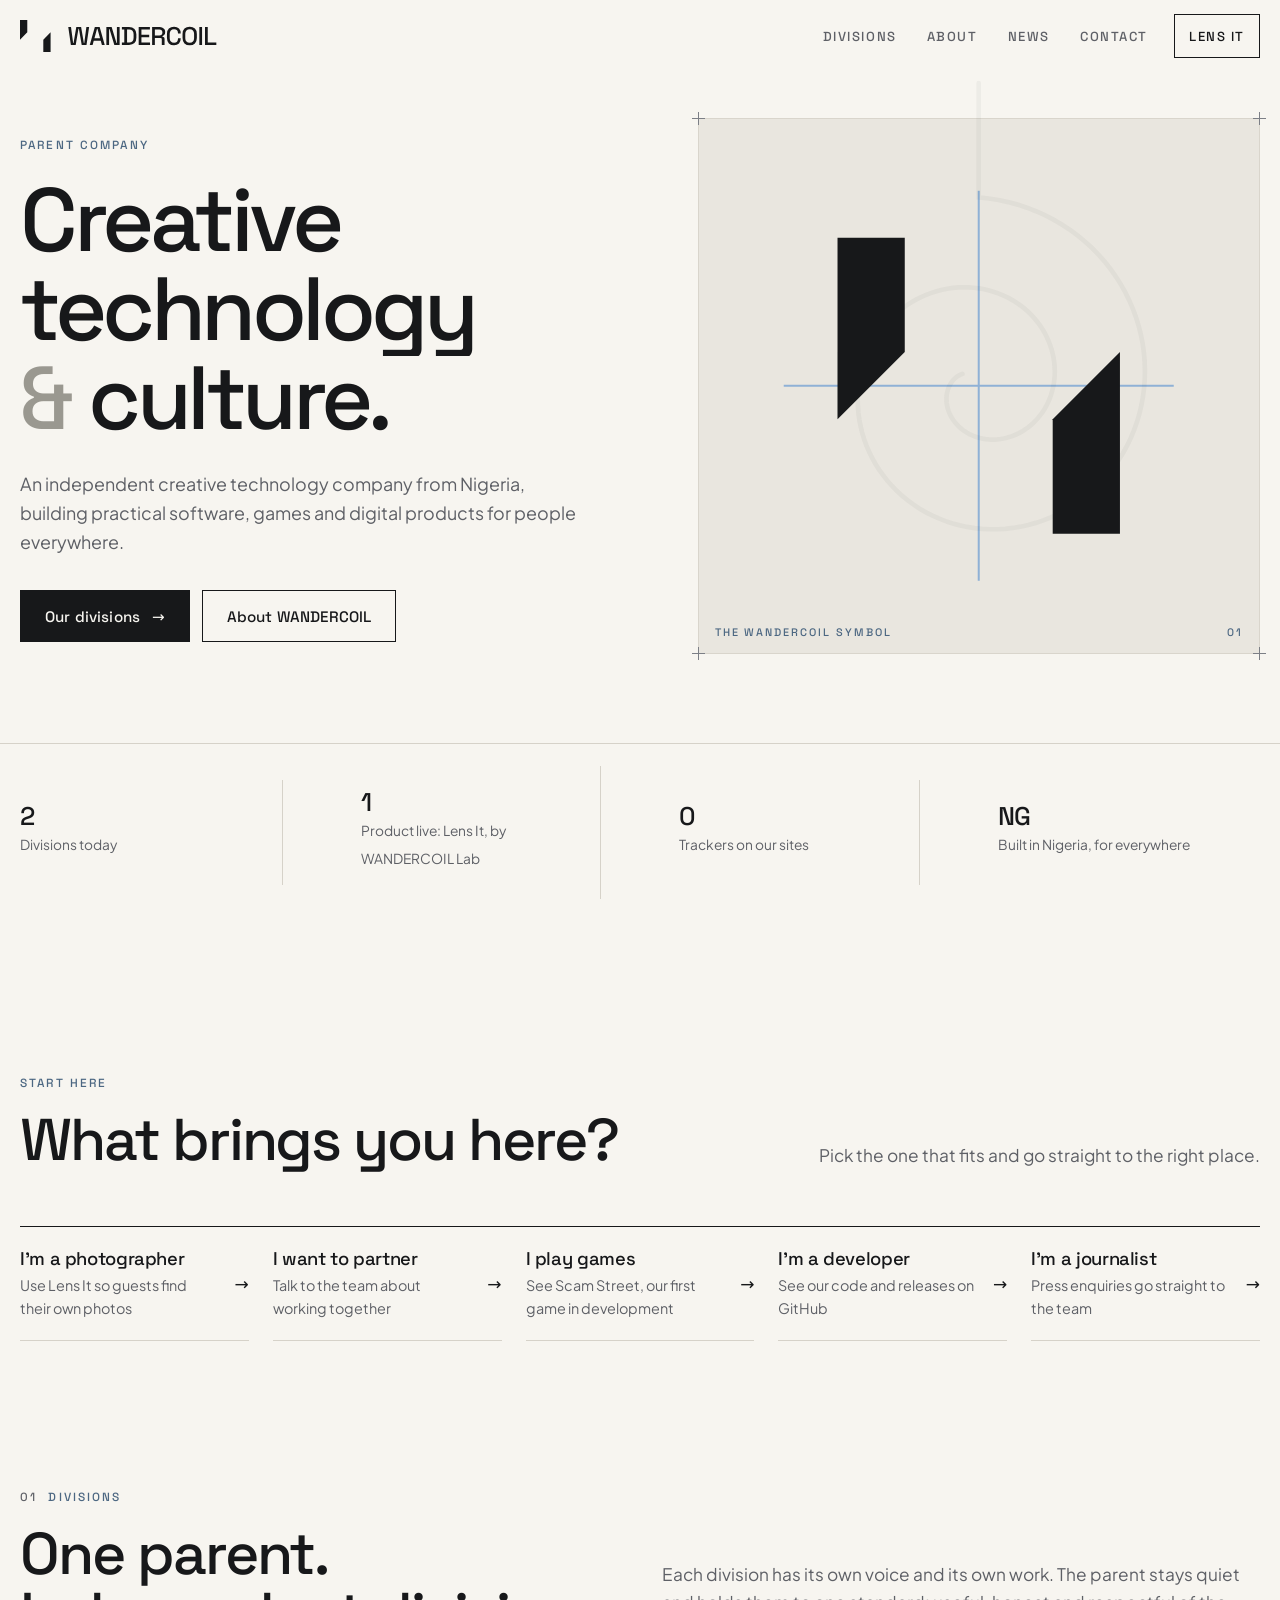
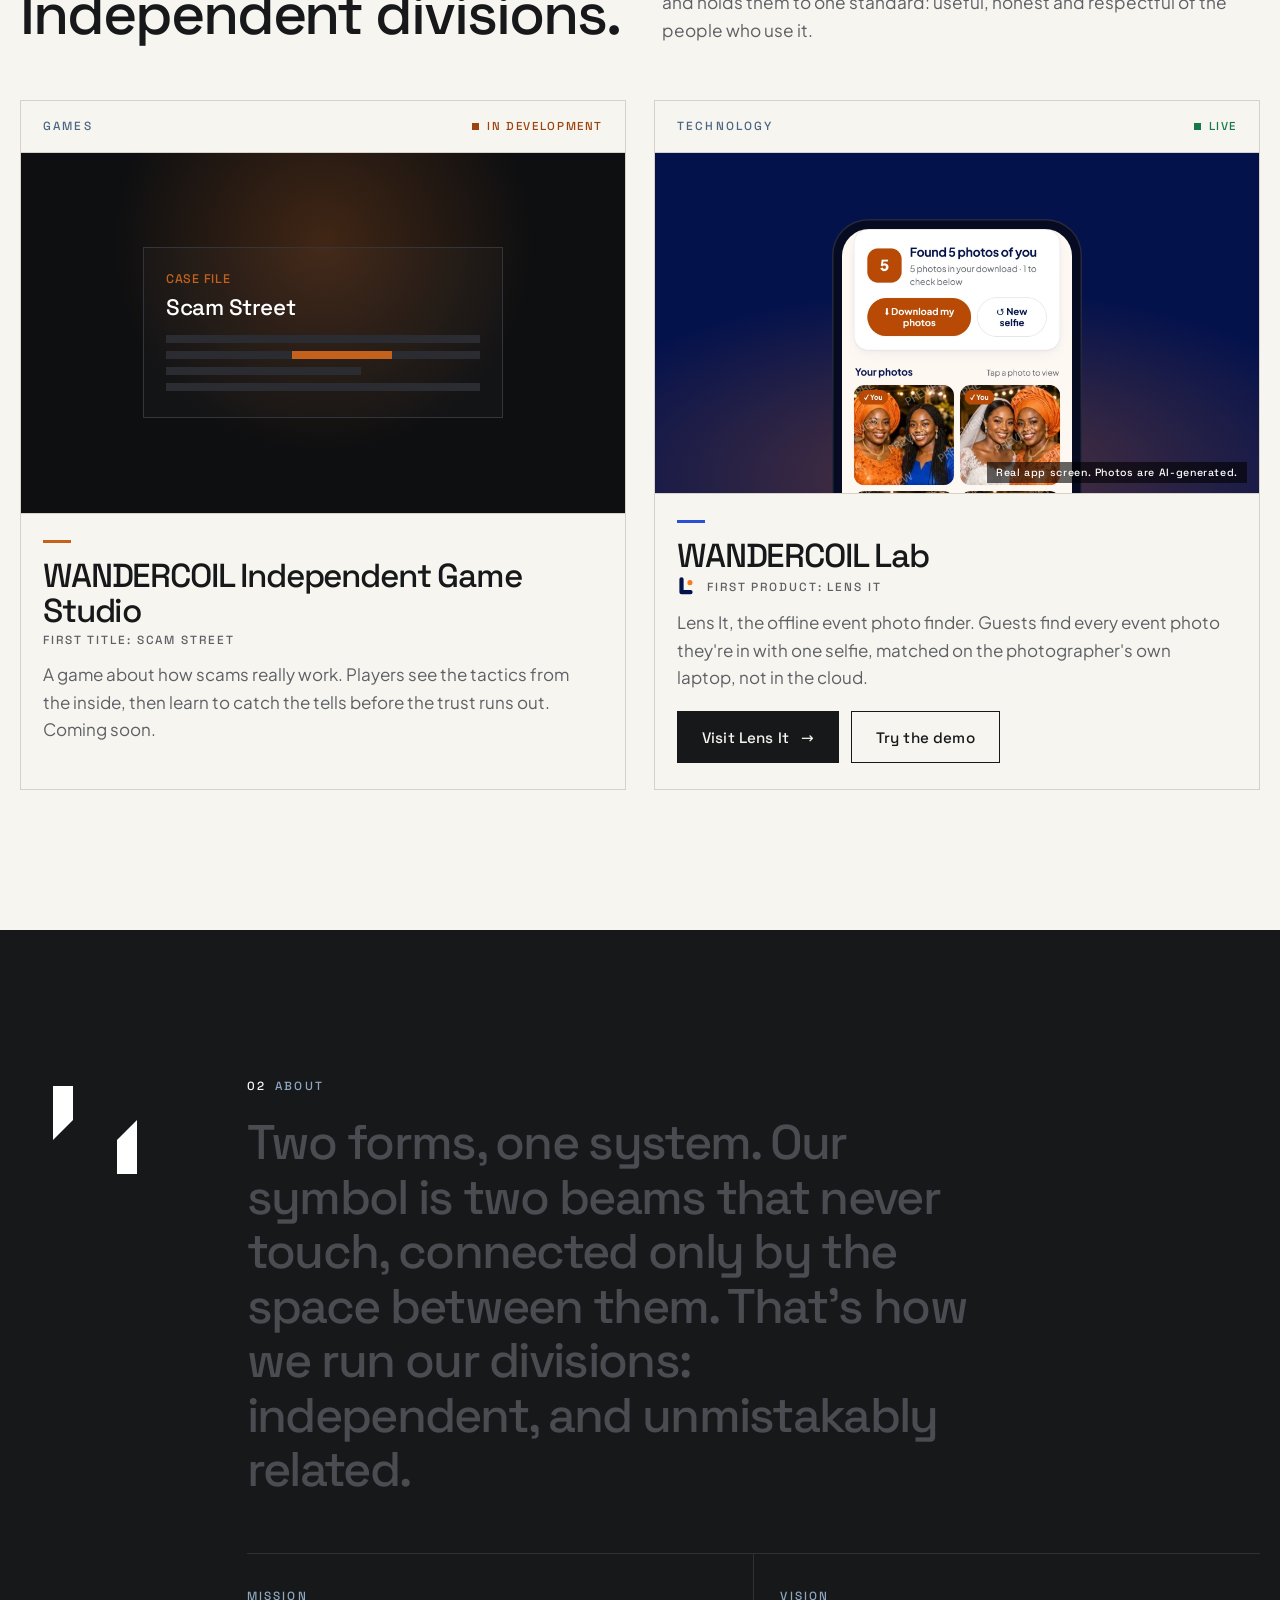
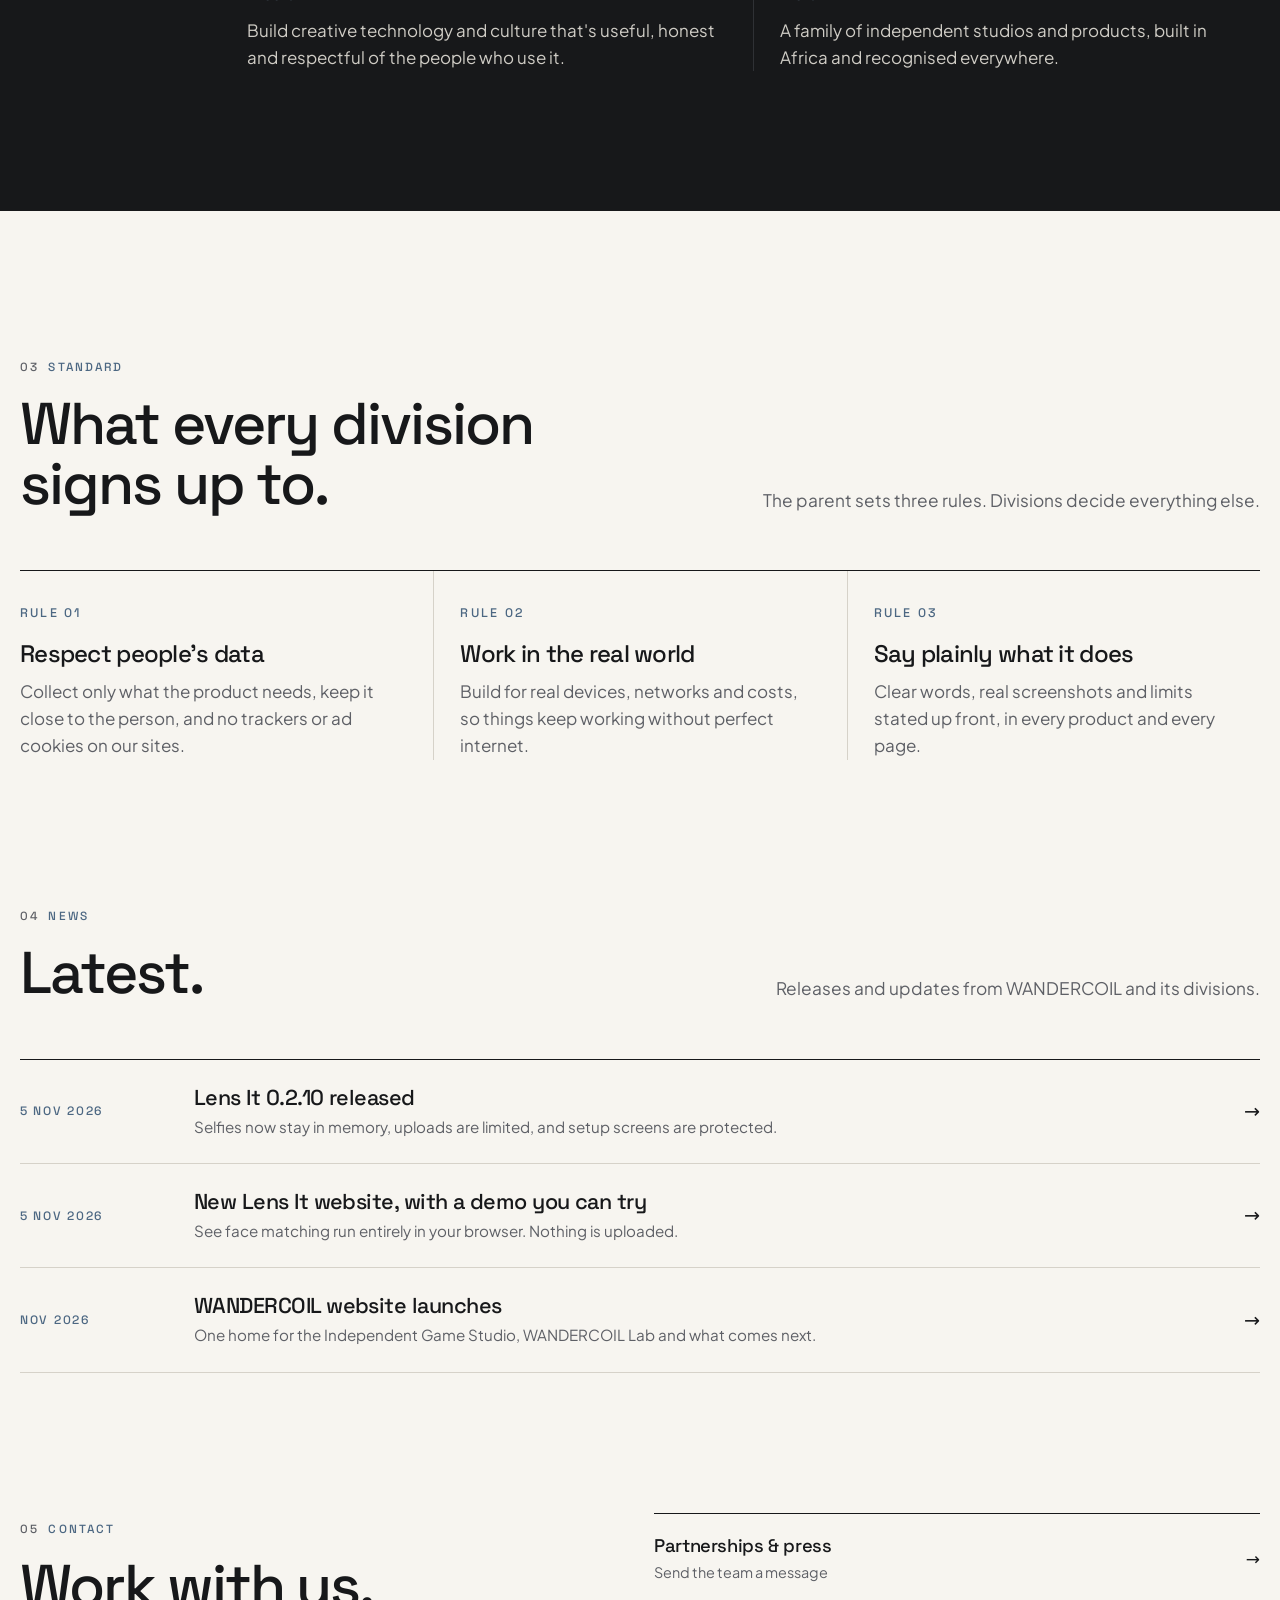
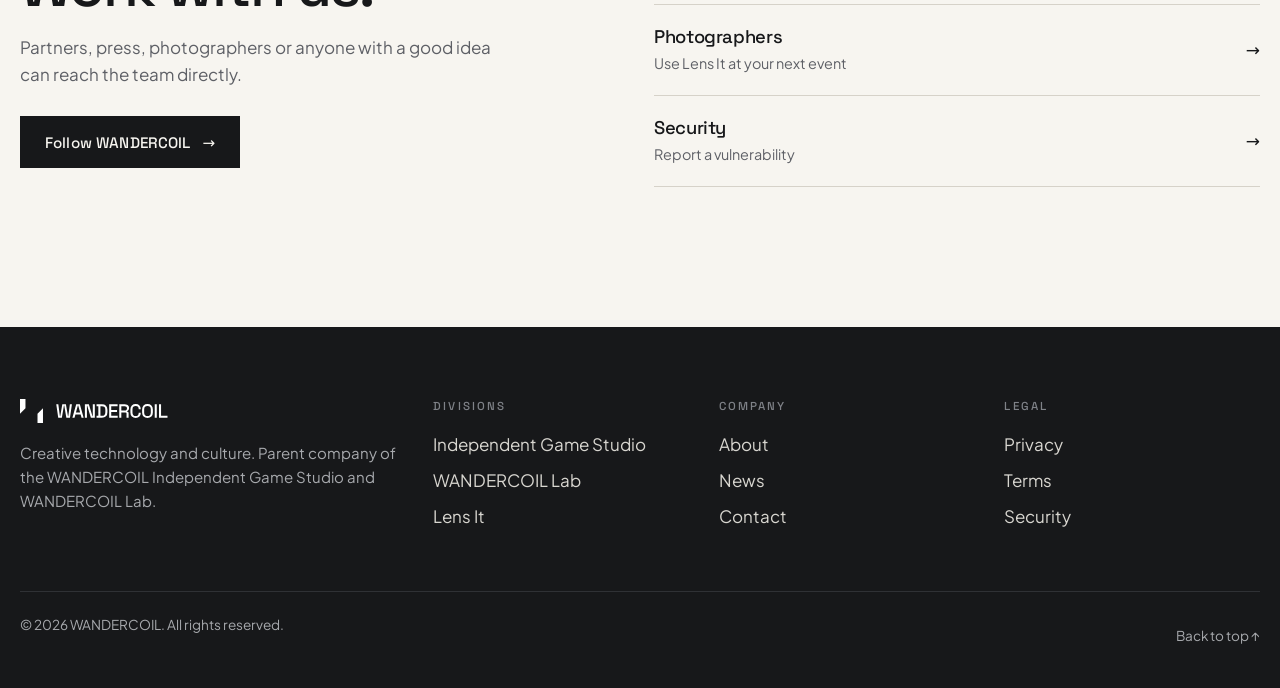
<file: index.html>
<!doctype html>
<html lang="en">
<head>
<meta charset="utf-8">
<meta name="viewport" content="width=device-width,initial-scale=1">
<title>WANDERCOIL | Creative technology &amp; culture</title>
<meta name="description" content="WANDERCOIL is a parent company for creative technology and culture. Its divisions are the WANDERCOIL Independent Game Studio and WANDERCOIL Lab, maker of Lens It, the offline event photo finder.">
<link rel="canonical" href="https://wandercoil.github.io/">
<meta property="og:type" content="website">
<meta property="og:url" content="https://wandercoil.github.io/">
<meta property="og:site_name" content="WANDERCOIL">
<meta property="og:title" content="WANDERCOIL">
<meta property="og:description" content="Creative technology and culture. Home of the WANDERCOIL Independent Game Studio and Lens It.">
<meta property="og:image" content="https://wandercoil.github.io/assets/og.png">
<meta name="twitter:card" content="summary_large_image">
<meta name="theme-color" content="#f7f5f0">
<script type="application/ld+json">{"@context":"https://schema.org","@graph":[{"@type":"Organization","@id":"https://wandercoil.github.io/#org","name":"WANDERCOIL","url":"https://wandercoil.github.io/","logo":"https://wandercoil.github.io/assets/mark-512.png","description":"WANDERCOIL is a parent company for creative technology and culture.","sameAs":["https://github.com/Wandercoil"],"brand":{"@type":"Brand","name":"Lens It","url":"https://wandercoil.github.io/lensit/"}},{"@type":"WebSite","@id":"https://wandercoil.github.io/#site","name":"WANDERCOIL","url":"https://wandercoil.github.io/","publisher":{"@id":"https://wandercoil.github.io/#org"}}]}</script>
<link rel="icon" href="assets/favicon.svg" type="image/svg+xml">
<link rel="apple-touch-icon" href="assets/mark-180.png">
<link rel="preload" href="assets/fonts/space-grotesk-var.woff2" as="font" type="font/woff2" crossorigin>
<link rel="stylesheet" href="assets/site.css">
<script>document.documentElement.classList.add('js')</script>
</head>
<body>
<a class="skip" href="#main">Skip to content</a>

<header class="top" id="top">
  <div class="wrap">
    <a class="brand" href="/" aria-label="WANDERCOIL home"><img src="assets/logo.svg" alt="WANDERCOIL" width="495" height="81"></a>
    <nav aria-label="Main">
      <ul class="menu">
        <li class="opt"><a href="/divisions">Divisions</a></li>
        <li class="opt"><a href="/about">About</a></li>
        <li class="opt"><a href="/news">News</a></li>
        <li class="opt"><a href="/contact">Contact</a></li>
        <li><a class="cta" href="/lensit/">Lens It</a></li>
      </ul>
    </nav>
  </div>
</header>

<main id="main">
  <section class="hero" aria-labelledby="h1">
    <div class="wrap">
      <div>
        <span class="label">Parent company</span>
        <h1 id="h1"><span class="row"><span>Creative</span></span><span class="row"><span>technology</span></span><span class="row"><span><span class="quiet">&amp;</span> culture.</span></span></h1>
        <p class="lead">An independent creative technology company from Nigeria, building practical software, games and digital products for people everywhere.</p>
        <div class="actions">
          <a class="btn fill" href="/divisions">Our divisions <span class="arr" aria-hidden="true">→</span></a>
          <a class="btn line" href="/about">About WANDERCOIL</a>
        </div>
      </div>
      <div class="plate reg" aria-hidden="true"><i class="r1"></i><i class="r2"></i>
        <svg viewBox="0 0 120 120" id="markSvg">
          <line class="guide" x1="60" y1="2" x2="60" y2="118"/>
          <line class="guide" x1="2" y1="60" x2="118" y2="60"/>
          <path class="trace" id="trace"/>
          <clipPath id="c1"><rect id="c1r" x="0" y="0" width="120" height="0"/></clipPath>
          <clipPath id="c2"><rect id="c2r" x="0" y="120" width="120" height="0"/></clipPath>
          <path class="beam" clip-path="url(#c1)" d="M18,16 L38,16 L38,50 L18,70 Z"/>
          <path class="beam" clip-path="url(#c2)" d="M102,104 L82,104 L82,70 L102,50 Z"/>
        </svg>
        <span class="cap">The WANDERCOIL symbol</span><span class="cap r">01</span>
      </div>
    </div>
    <div class="facts">
      <div class="wrap">
        <div><b>2</b><span>Divisions today</span></div>
        <div><b>1</b><span>Product live: Lens It, by WANDERCOIL Lab</span></div>
        <div><b>0</b><span>Trackers on our sites</span></div>
        <div><b>NG</b><span>Built in Nigeria, for everywhere</span></div>
      </div>
    </div>
  </section>

  <section class="pad" id="start" aria-labelledby="start-h" style="padding-bottom:0">
    <div class="wrap">
      <div class="head">
        <div class="rv"><span class="label">Start here</span><h2 id="start-h">What brings you here?</h2></div>
        <p class="rv d1">Pick the one that fits and go straight to the right place.</p>
      </div>
      <div class="routes start rv">
        <a href="/lensit/"><b>I'm a photographer</b><span>Use Lens It so guests find their own photos</span><i aria-hidden="true">→</i></a>
        <a href="/contact?topic=Partnership"><b>I want to partner</b><span>Talk to the team about working together</span><i aria-hidden="true">→</i></a>
        <a href="/divisions"><b>I play games</b><span>See Scam Street, our first game in development</span><i aria-hidden="true">→</i></a>
        <a href="https://github.com/Wandercoil" target="_blank" rel="noopener"><b>I'm a developer</b><span>See our code and releases on GitHub</span><i aria-hidden="true">→</i></a>
        <a href="/contact?topic=Press"><b>I'm a journalist</b><span>Press enquiries go straight to the team</span><i aria-hidden="true">→</i></a>
      </div>
    </div>
  </section>

  <section class="pad" id="divisions" aria-labelledby="div-h">
    <div class="wrap">
      <div class="head">
        <div class="rv"><span class="label"><span class="num">01</span>Divisions</span><h2 id="div-h">One parent.<br>Independent divisions.</h2></div>
        <p class="rv d1">Each division has its own voice and its own work. The parent stays quiet and holds them to one standard: useful, honest and respectful of the people who use it.</p>
      </div>
      <div class="divs">
        <article class="div games rv" aria-labelledby="games-h">
          <div class="meta"><span class="label">Games</span><span class="stat dev">In development</span></div>
          <div class="art" aria-hidden="true"><div class="spot"></div>
            <div class="casefile"><span class="k">CASE FILE</span><b>Scam Street</b><div class="ln"></div><div class="ln flag"></div><div class="ln s"></div><div class="ln"></div></div>
          </div>
          <div class="info">
            <div class="accent" style="background:var(--copper)"></div>
            <h3 id="games-h">WANDERCOIL Independent Game Studio</h3>
            <p class="sub">First title: Scam Street</p>
            <p>A game about how scams really work. Players see the tactics from the inside, then learn to catch the tells before the trust runs out. Coming soon.</p>
          </div>
        </article>

        <article class="div tech rv d1" aria-labelledby="tech-h">
          <div class="meta"><span class="label">Technology</span><span class="stat live">Live</span></div>
          <div class="art"><div class="glow"></div>
            <div class="phone" id="phone"><img src="lensit/img/app-guest.webp" alt="Lens It on a phone: a guest's matched photos with a download button" width="780" height="1328" loading="lazy"></div>
            <small>Real app screen. Photos are AI-generated.</small>
          </div>
          <div class="info">
            <div class="accent" style="background:#2c4fd8"></div>
            <h3 id="tech-h">WANDERCOIL Lab</h3>
            <p class="sub lensname"><svg viewBox="0 0 64 64" aria-hidden="true" style="width:18px;height:18px"><path d="M16 8V54H48" fill="none" stroke="#04124c" stroke-width="15" stroke-linecap="round" stroke-linejoin="round"/><circle cx="46" cy="20" r="9" fill="#f87a1b"/></svg>First product: Lens It</p>
            <p>Lens It, the offline event photo finder. Guests find every event photo they're in with one selfie, matched on the photographer's own laptop, not in the cloud.</p>
            <div class="actions"><a class="btn fill" href="/lensit/">Visit Lens It <span class="arr" aria-hidden="true">→</span></a><a class="btn line" href="/lensit/try">Try the demo</a></div>
          </div>
        </article>
      </div>
    </div>
  </section>

  <section class="ink pad on-ink" id="about" aria-labelledby="about-h">
    <div class="wrap">
      <div class="statement">
        <img class="bigmark rv" src="assets/mark-white.svg" alt="" width="120" height="120">
        <div>
          <span class="label"><span class="num">02</span>About</span>
          <h2 id="about-h" style="position:absolute;left:-999px">About WANDERCOIL</h2>
          <p class="big" id="statement">Two forms, one system. Our symbol is two beams that never touch, connected only by the space between them. That's how we run our divisions: independent, and unmistakably related.</p>
          <div class="mv">
            <div class="rv"><span class="label">Mission</span><p>Build creative technology and culture that's useful, honest and respectful of the people who use it.</p></div>
            <div class="rv d1"><span class="label">Vision</span><p>A family of independent studios and products, built in Africa and recognised everywhere.</p></div>
          </div>
        </div>
      </div>
    </div>
  </section>

  <section class="pad" aria-labelledby="rules-h">
    <div class="wrap">
      <div class="head">
        <div class="rv"><span class="label"><span class="num">03</span>Standard</span><h2 id="rules-h">What every division signs up to.</h2></div>
        <p class="rv d1">The parent sets three rules. Divisions decide everything else.</p>
      </div>
      <ol class="rules">
        <li class="rule rv"><span class="n">RULE 01</span><h3>Respect people's data</h3><p>Collect only what the product needs, keep it close to the person, and no trackers or ad cookies on our sites.</p></li>
        <li class="rule rv d1"><span class="n">RULE 02</span><h3>Work in the real world</h3><p>Build for real devices, networks and costs, so things keep working without perfect internet.</p></li>
        <li class="rule rv d2"><span class="n">RULE 03</span><h3>Say plainly what it does</h3><p>Clear words, real screenshots and limits stated up front, in every product and every page.</p></li>
      </ol>
    </div>
  </section>

  <section class="pad" id="news" style="padding-top:0" aria-labelledby="news-h">
    <div class="wrap">
      <div class="head">
        <div class="rv"><span class="label"><span class="num">04</span>News</span><h2 id="news-h">Latest.</h2></div>
        <p class="rv d1">Releases and updates from WANDERCOIL and its divisions.</p>
      </div>
      <div class="news">
        <a class="item rv" href="/lens-it-0-2-10"><time datetime="2026-11-05">5 Nov 2026</time><div><h3>Lens It 0.2.10 released</h3><p>Selfies now stay in memory, uploads are limited, and setup screens are protected.</p></div><span class="go" aria-hidden="true">→</span></a>
        <a class="item rv" href="/lensit/try"><time datetime="2026-11-05">5 Nov 2026</time><div><h3>New Lens It website, with a demo you can try</h3><p>See face matching run entirely in your browser. Nothing is uploaded.</p></div><span class="go" aria-hidden="true">→</span></a>
        <a class="item rv" href="/divisions"><time datetime="2026-11">Nov 2026</time><div><h3>WANDERCOIL website launches</h3><p>One home for the Independent Game Studio, WANDERCOIL Lab and what comes next.</p></div><span class="go" aria-hidden="true">→</span></a>
      </div>
    </div>
  </section>

  <section class="pad" id="contact" style="padding-top:0" aria-labelledby="contact-h">
    <div class="wrap contact">
      <div class="rv">
        <span class="label"><span class="num">05</span>Contact</span>
        <h2 id="contact-h">Work with us.</h2>
        <p>Partners, press, photographers or anyone with a good idea can reach the team directly.</p>
        <a class="btn fill" href="https://github.com/Wandercoil" target="_blank" rel="noopener">Follow WANDERCOIL <span class="arr" aria-hidden="true">→</span></a>
      </div>
      <div class="routes rv d1">
        <a href="/contact"><b>Partnerships &amp; press</b><span>Send the team a message</span><i aria-hidden="true">→</i></a>
        <a href="/lensit/"><b>Photographers</b><span>Use Lens It at your next event</span><i aria-hidden="true">→</i></a>
        <a href="/security"><b>Security</b><span>Report a vulnerability</span><i aria-hidden="true">→</i></a>
      </div>
    </div>
  </section>
</main>

<footer>
  <div class="wrap">
    <div class="fgrid">
      <div class="about"><img src="assets/logo-white.svg" alt="WANDERCOIL" width="495" height="81" loading="lazy"><p>Creative technology and culture. Parent company of the WANDERCOIL Independent Game Studio and WANDERCOIL Lab.</p></div>
      <div><p class="fh">Divisions</p><ul><li><a href="/divisions">Independent Game Studio</a></li><li><a href="/divisions">WANDERCOIL Lab</a></li><li><a href="/lensit/">Lens It</a></li></ul></div>
      <div><p class="fh">Company</p><ul><li><a href="/about">About</a></li><li><a href="/news">News</a></li><li><a href="/contact">Contact</a></li></ul></div>
      <div><p class="fh">Legal</p><ul><li><a href="/lensit/privacy">Privacy</a></li><li><a href="/lensit/terms">Terms</a></li><li><a href="/security">Security</a></li></ul></div>
    </div>
    <div class="legal"><span>© 2026 WANDERCOIL. All rights reserved.</span><a class="totop" href="#top">Back to top ↑</a></div>
  </div>
</footer>

<script src="assets/site.js" defer></script>
</body>
</html>
</file>
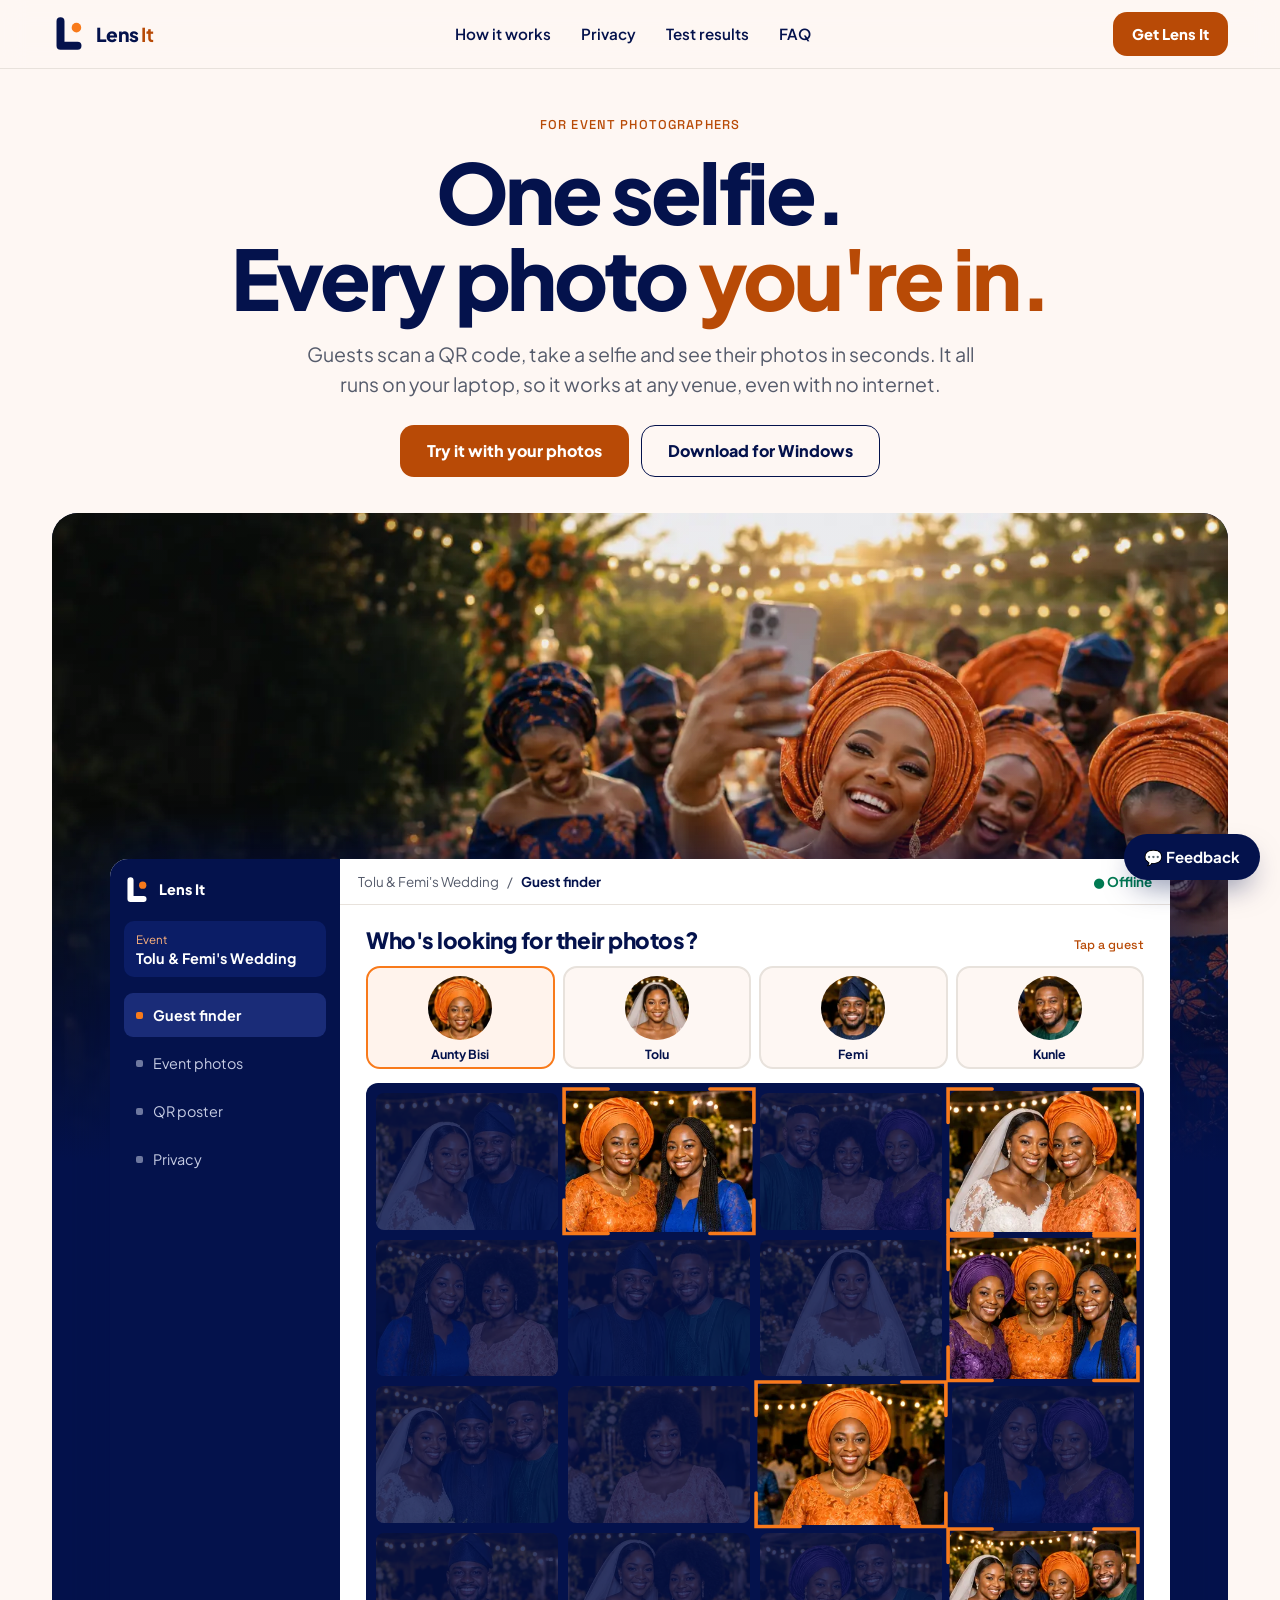
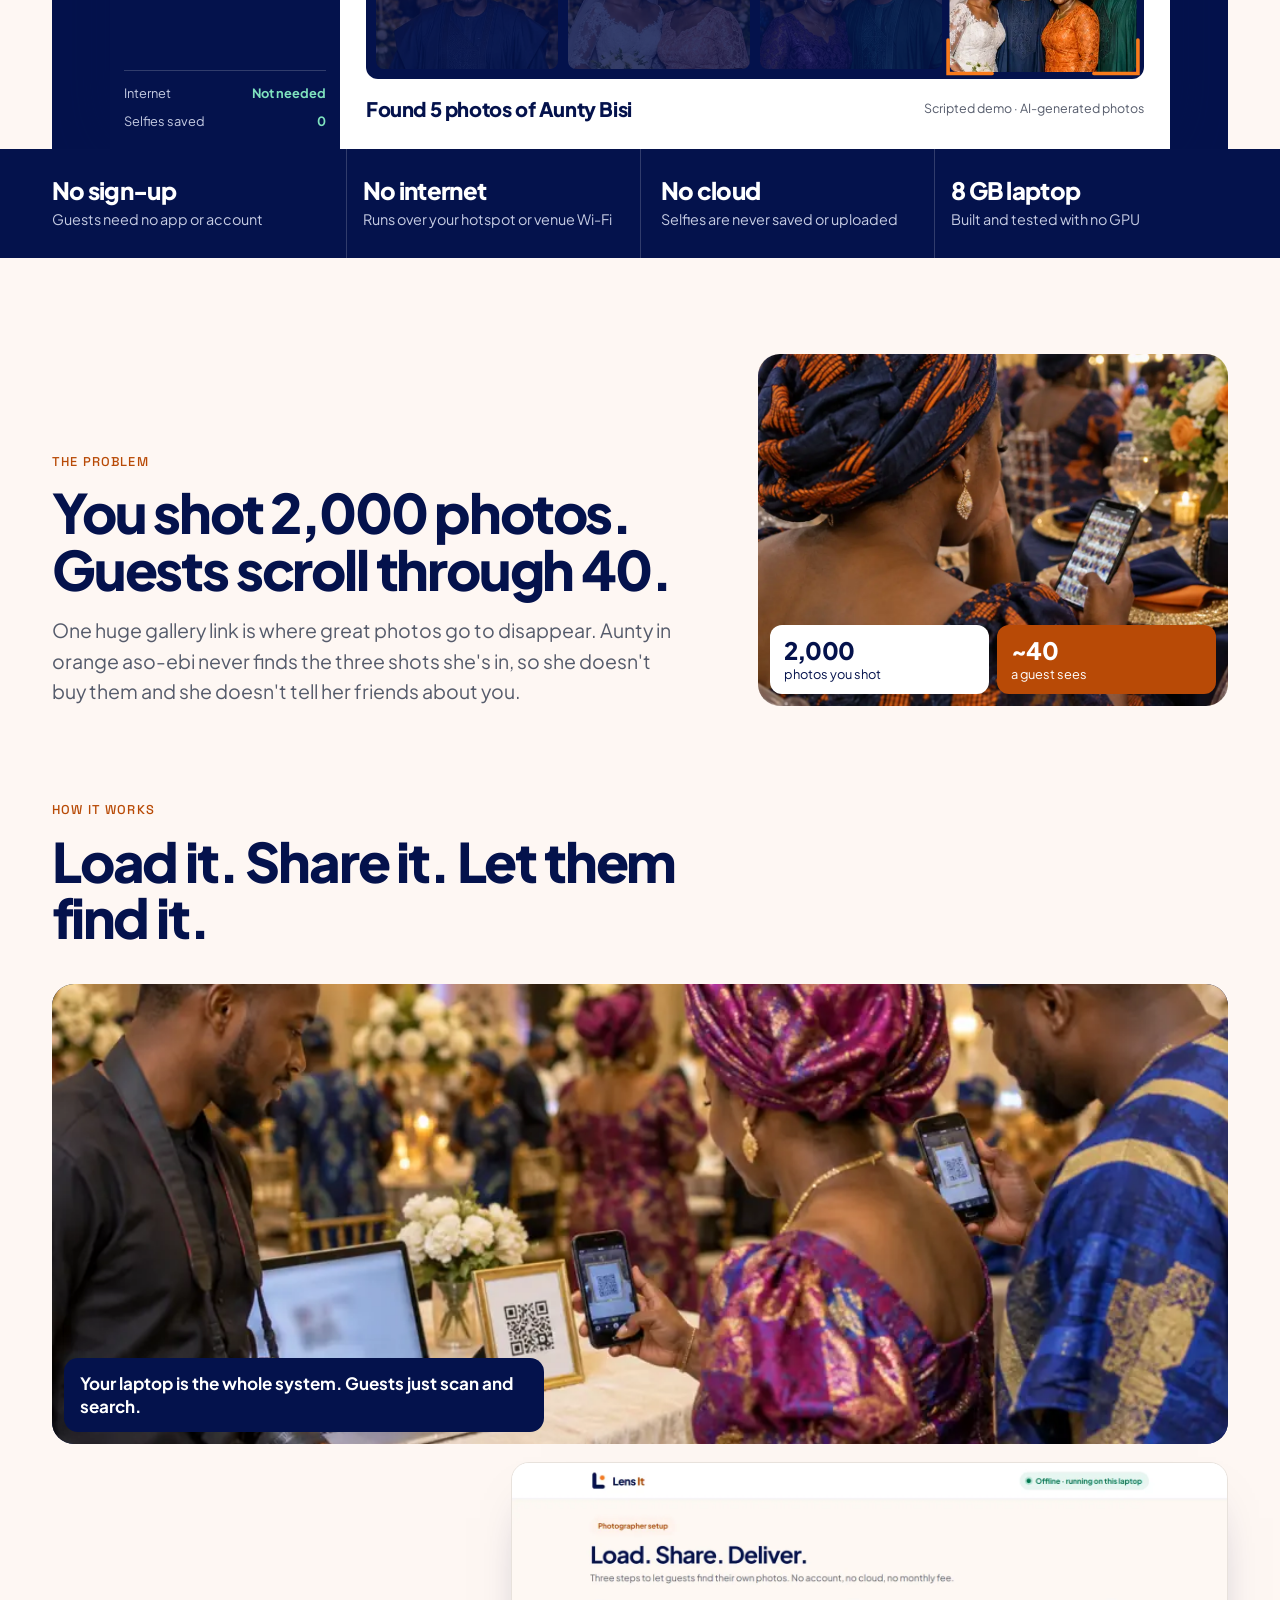
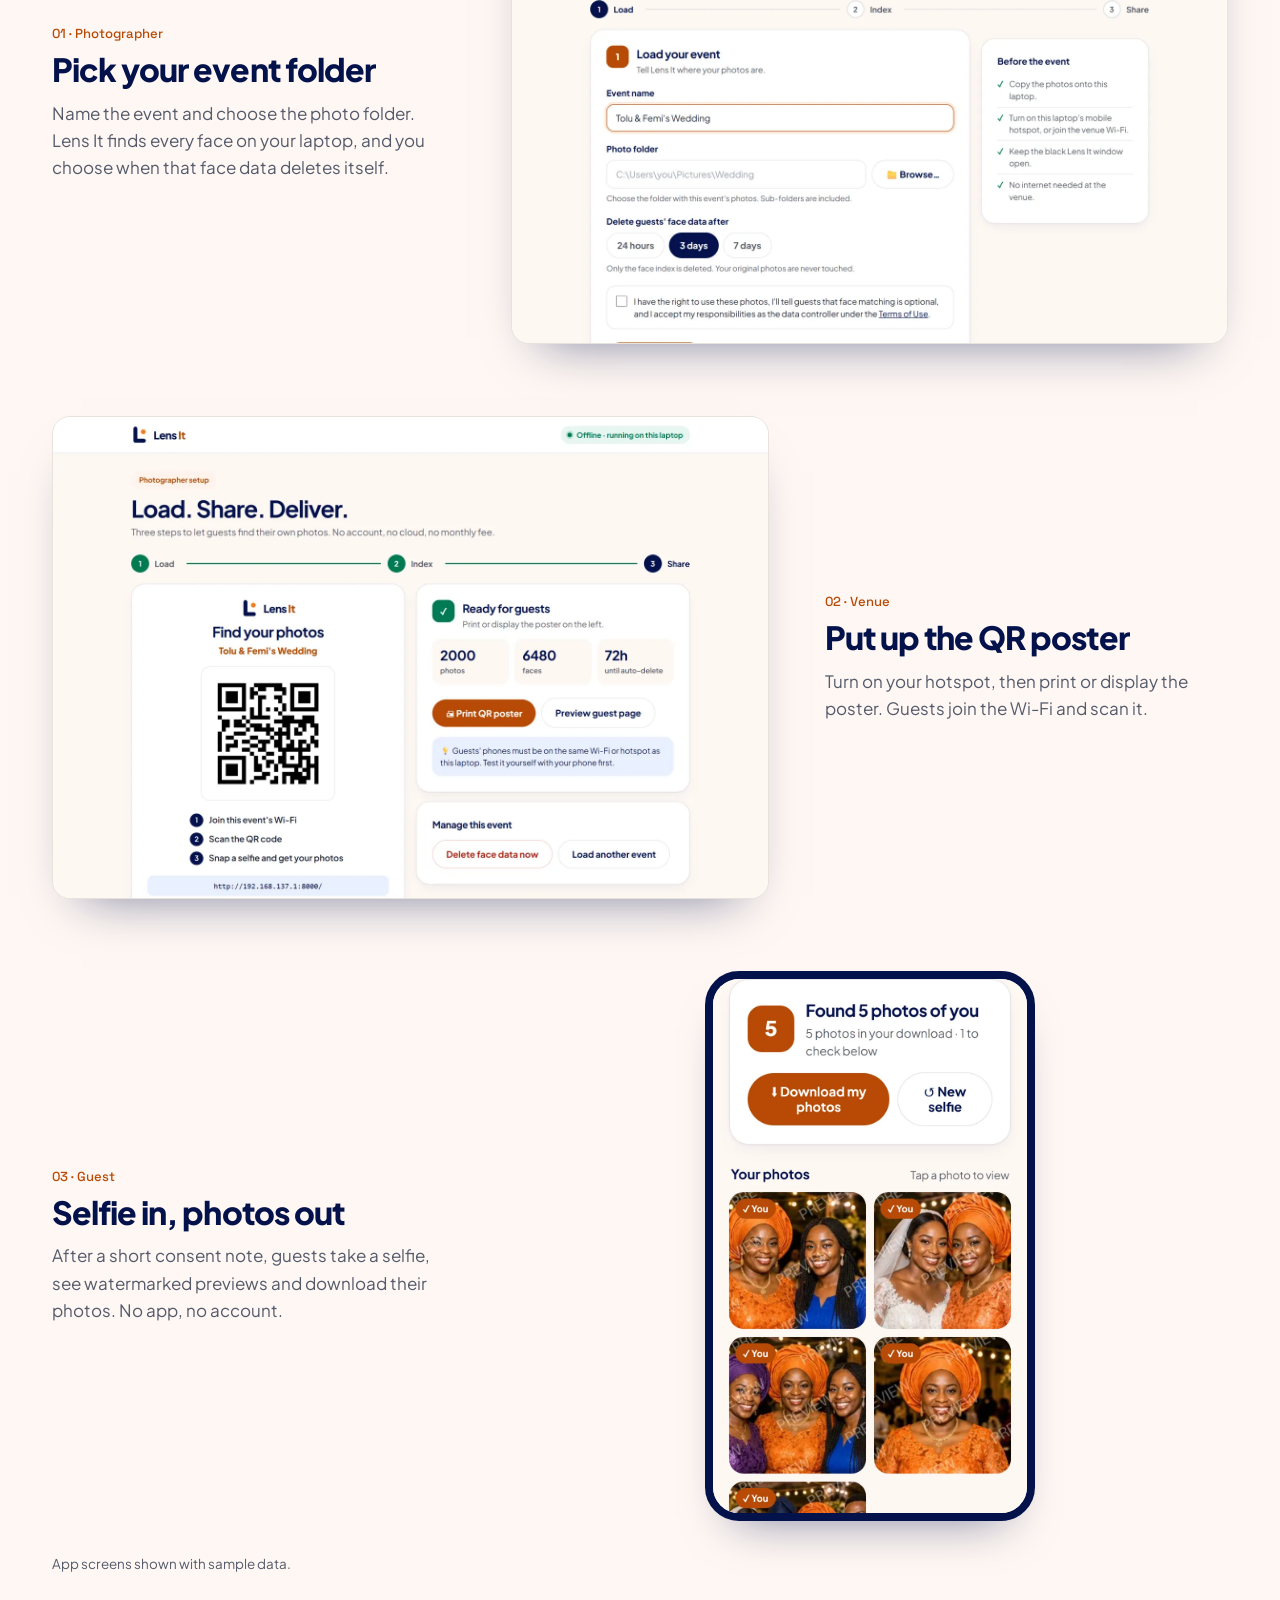
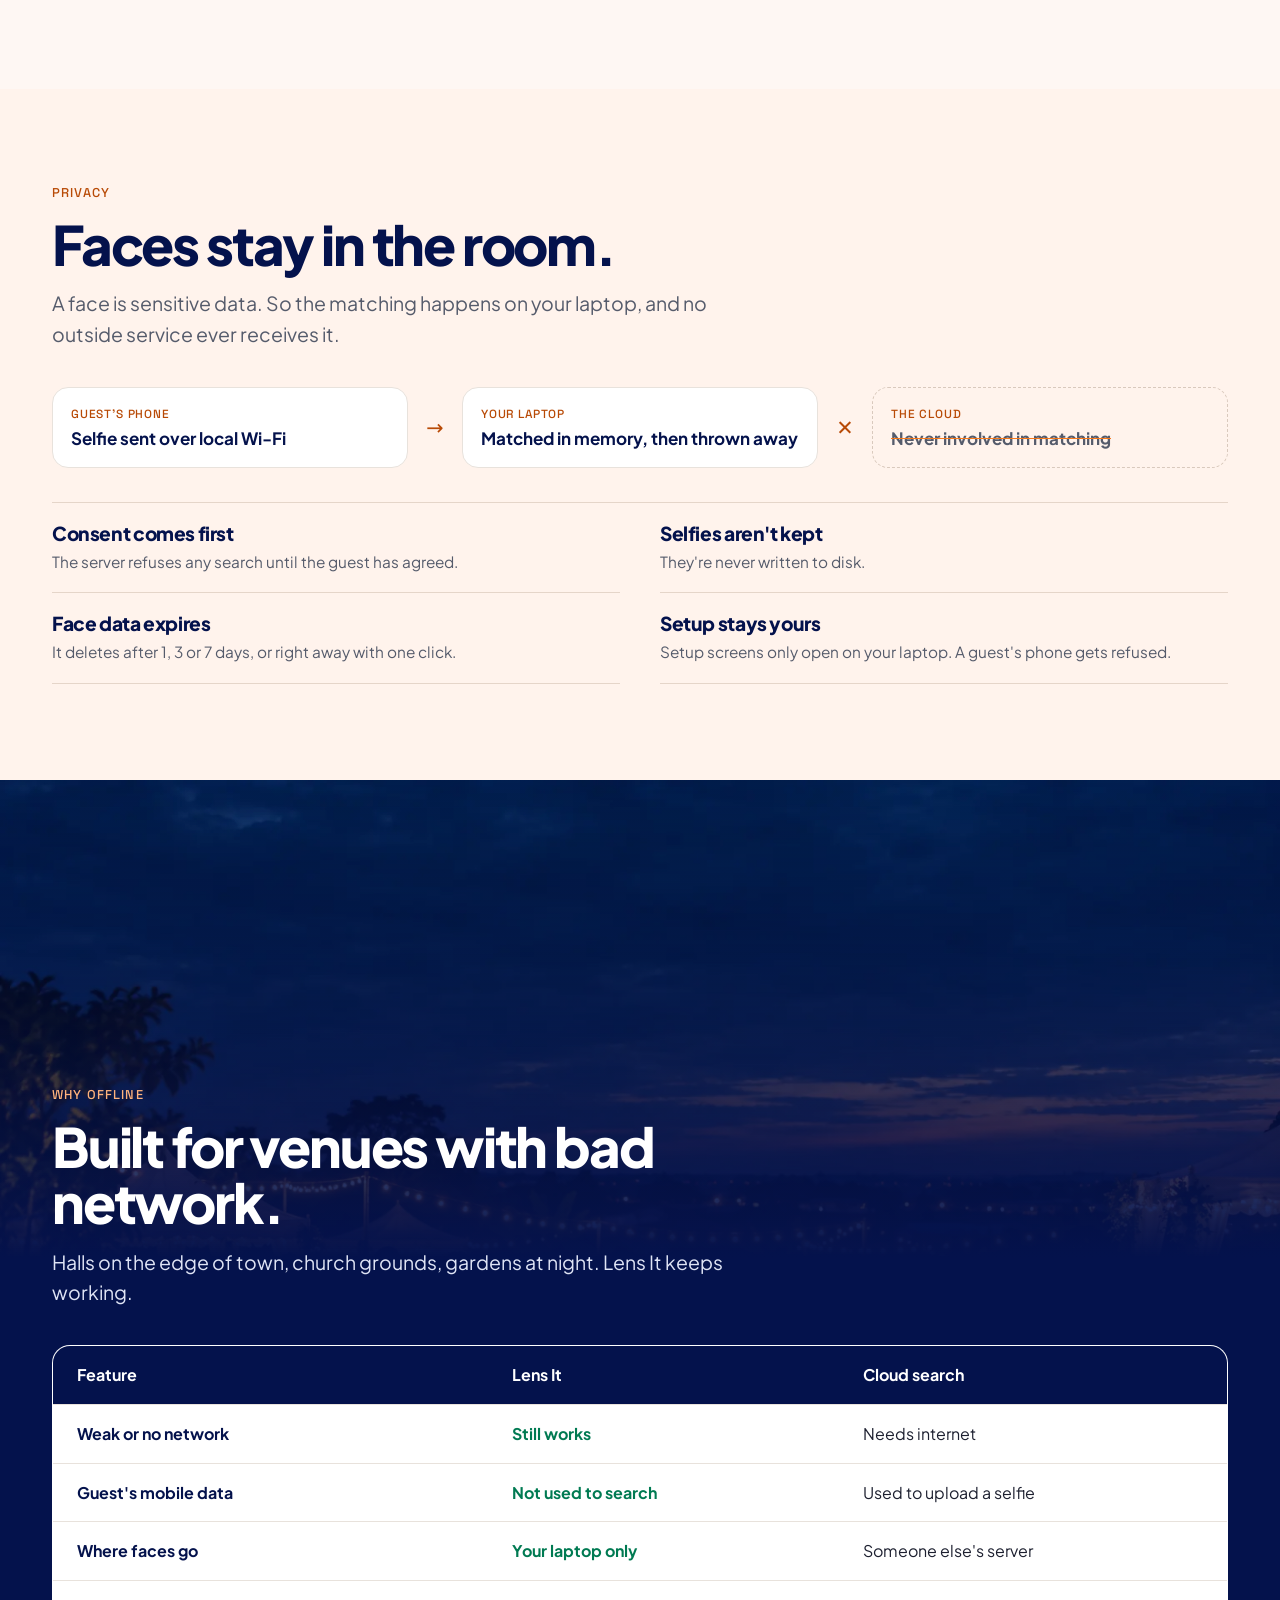
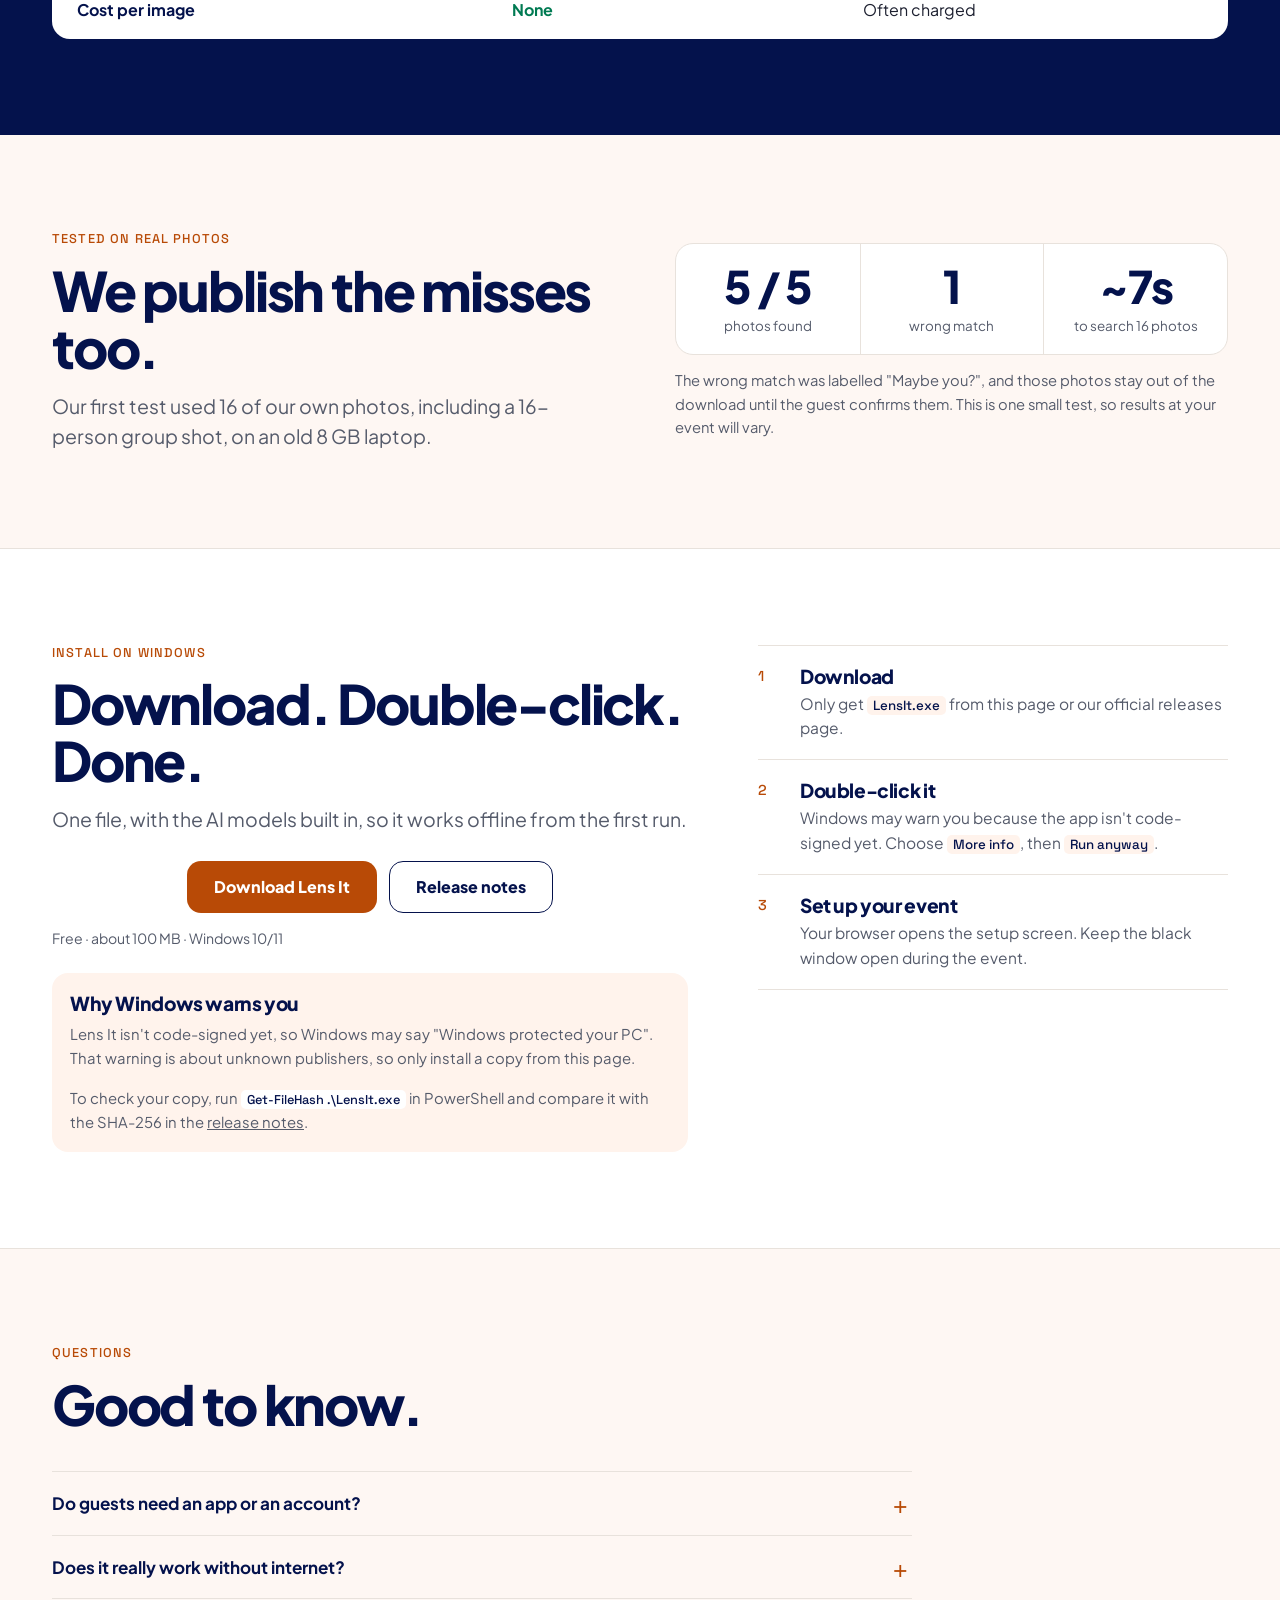
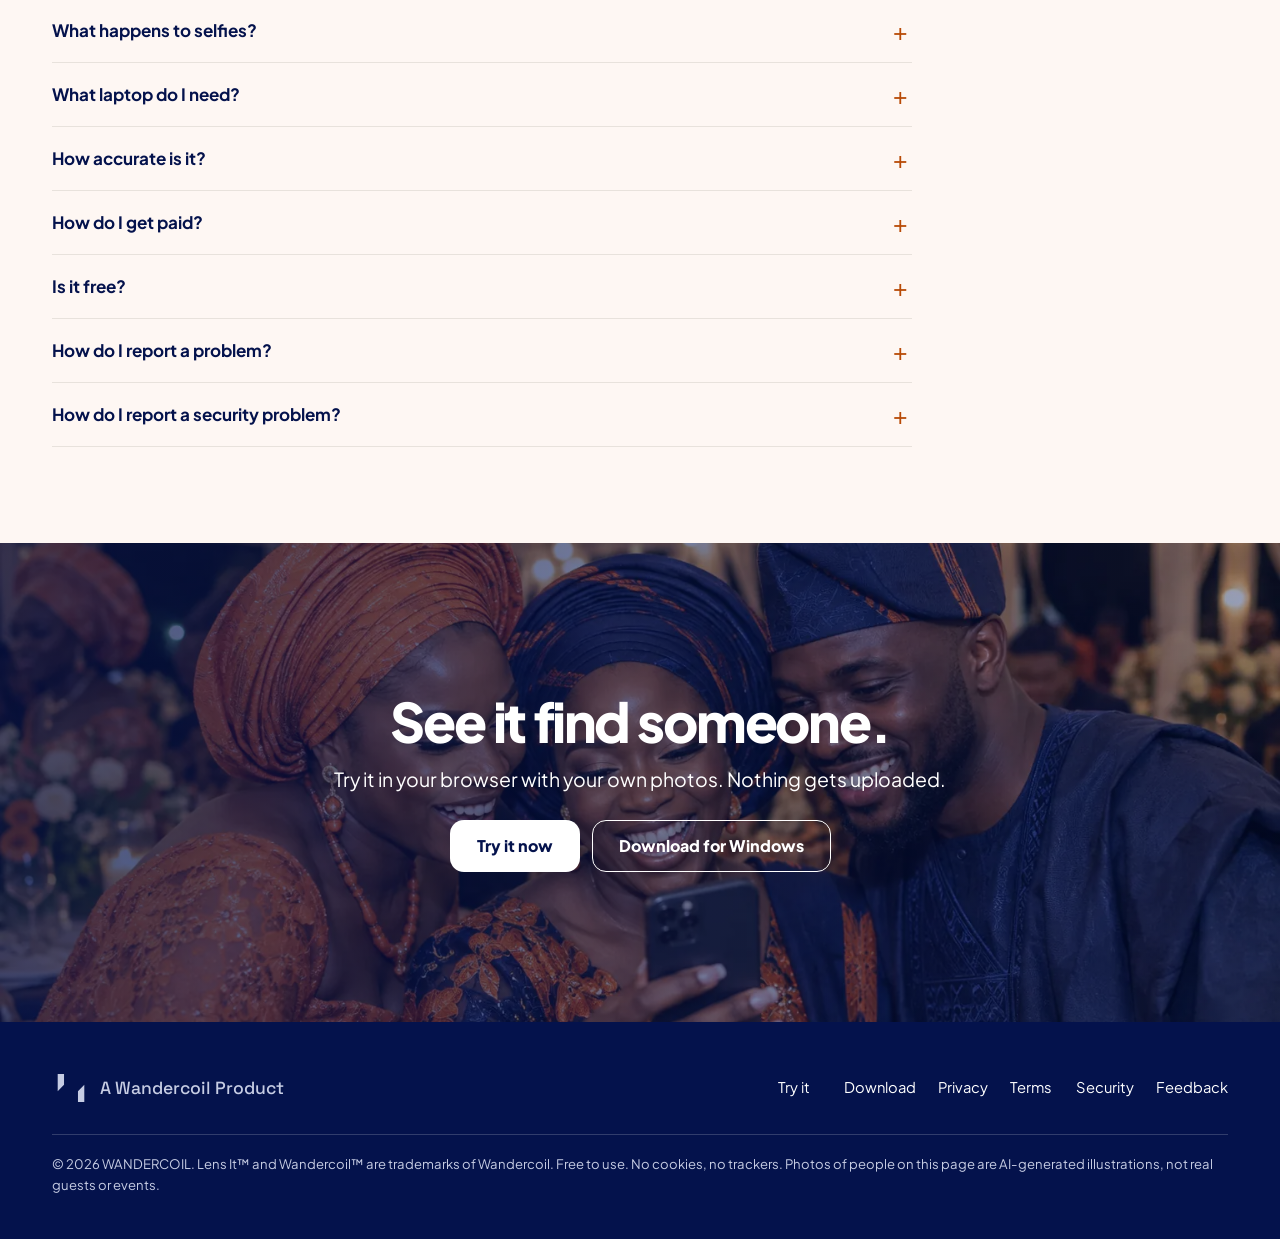
<file: lensit/index.html>
<!doctype html>
<html lang="en">
<head>
<meta charset="utf-8">
<meta name="viewport" content="width=device-width,initial-scale=1">
<link rel="stylesheet" href="fonts.css">
<title>Lens It · Find yourself in every moment</title>
<link rel="canonical" href="https://wandercoil.github.io/lensit/">
<script type="application/ld+json">{"@context":"https://schema.org","@type":"SoftwareApplication","name":"Lens It","url":"https://wandercoil.github.io/lensit/","applicationCategory":"PhotographyApplication","operatingSystem":"Windows","description":"Guests find every event photo they're in with one selfie, matched offline on the photographer's laptop.","offers":{"@type":"Offer","price":"0","priceCurrency":"NGN"},"publisher":{"@type":"Organization","name":"Wandercoil","url":"https://wandercoil.github.io/"}}</script>
<meta name="description" content="Guests find every event photo they're in with one selfie. It runs on the photographer's laptop, with no internet and no monthly fee.">
<meta property="og:title" content="Lens It: find yourself in every moment">
<meta property="og:description" content="One selfie finds every event photo a guest is in, matched offline on the photographer's laptop. Free to use.">
<meta property="og:image" content="https://wandercoil.github.io/lensit/icon-512.png">
<meta property="og:type" content="website">
<meta name="theme-color" content="#04124c">
<link rel="icon" href="logo-badge.svg" type="image/svg+xml">
<link rel="icon" href="favicon-32.png" sizes="32x32" type="image/png">
<link rel="apple-touch-icon" href="apple-touch-icon.png">
<style>
:root{--navy:#04124c;--navy-2:#0b1d66;--navy-3:#1a2c78;--orange:#b84a06;--orange-hover:#9a3d05;--bright:#f87a1b;--peach:#ffb37d;--wash:#fff3ec;--cream:#fef7f3;--ink:#1d2030;--muted:#555b6b;--line:#e8e2dc;--white:#fff;--green:#007a52;--mint:#7fe3bf}
*{box-sizing:border-box}
html{scroll-behavior:smooth}
body{margin:0;background:var(--cream);color:var(--ink);font:500 17px/1.6 "Plus Jakarta Sans",system-ui,sans-serif;overflow-x:hidden}
img,svg{display:block;max-width:100%}
a{color:inherit}
h1,h2,h3,p{margin:0}
h1,h2{color:var(--navy);font-weight:800;letter-spacing:-.04em;line-height:1.04}
h2{font-size:clamp(2rem,5vw,3.4rem)}
h3{color:var(--navy);font-size:1.2rem;font-weight:800;letter-spacing:-.02em;line-height:1.25}
.wrap{max-width:1240px;margin:auto;padding:0 16px}
@media(min-width:760px){.wrap{padding:0 32px}}
.label{display:block;font:700 .8rem/1.3 "Space Grotesk",sans-serif;letter-spacing:.09em;text-transform:uppercase;color:var(--orange);margin-bottom:14px}
.dark .label{color:var(--peach)}
.lead{font-size:clamp(1.05rem,2vw,1.22rem);color:var(--muted);line-height:1.55}
.btn{display:inline-flex;align-items:center;justify-content:center;min-height:52px;padding:0 26px;border-radius:14px;border:1.5px solid transparent;font:800 1rem/1 "Plus Jakarta Sans",sans-serif;text-decoration:none;cursor:pointer;transition:background .15s,border-color .15s,transform .15s}
.btn:hover{transform:translateY(-1px)}
.btn:focus-visible,.chip:focus-visible,a:focus-visible,summary:focus-visible{outline:3px solid var(--bright);outline-offset:3px}
.btn.primary{background:var(--orange);color:#fff}
.btn.primary:hover{background:var(--orange-hover)}
.btn.ghost{background:transparent;color:var(--navy);border-color:var(--navy)}
.btn.ghost:hover{background:var(--navy);color:#fff}
.btn.light{background:#fff;color:var(--navy)}
.btn.outline{background:transparent;color:#fff;border-color:rgba(255,255,255,.5)}
.btn.outline:hover{background:rgba(255,255,255,.1)}

/* nav */
header{position:sticky;top:0;z-index:20;background:rgba(254,247,243,.92);backdrop-filter:blur(12px);border-bottom:1px solid var(--line)}
.nav{display:flex;align-items:center;justify-content:space-between;height:68px;gap:24px}
.brand{display:flex;align-items:center;min-height:44px;gap:10px;font-weight:800;font-size:1.2rem;letter-spacing:-.03em;color:var(--navy);text-decoration:none}
.brand img{width:34px;height:34px}
.brand b{color:var(--orange)}
.links{display:none;gap:18px;font-size:.95rem;font-weight:600}
.links a{display:inline-flex;align-items:center;min-height:44px;min-width:44px;justify-content:center;padding:0 6px;text-decoration:none;color:var(--navy)}
.links a:hover{color:var(--orange)}
.nav .btn{min-height:44px;padding:0 18px;font-size:.92rem}
.nav-end{display:flex;align-items:center;gap:8px}
.menu{position:relative;border:0}
.menu summary{width:44px;height:44px;padding:0;display:flex;flex-direction:column;justify-content:center;align-items:center;gap:5px;border-radius:12px;cursor:pointer}
.menu summary::after{display:none}
.menu summary span{width:22px;height:2.5px;background:var(--navy);border-radius:2px}
.menu nav{position:absolute;right:0;top:52px;width:220px;background:#fff;border:1px solid var(--line);border-radius:14px;padding:6px;box-shadow:0 18px 40px -16px rgba(4,18,76,.45)}
.menu nav a{display:flex;align-items:center;min-height:46px;padding:0 12px;border-radius:9px;color:var(--navy);font-weight:700;text-decoration:none}
.menu nav a:hover{background:var(--wash)}
@media(min-width:900px){.links{display:flex}.menu{display:none}}

/* hero */
.hero{padding:48px 0 0}
.hero-text{text-align:center;display:flex;flex-direction:column;align-items:center;margin-bottom:36px}
.hero h1{font-size:clamp(2.8rem,7vw,5.2rem);margin-bottom:18px}
.hero h1 em{font-style:normal;color:var(--orange)}
.hero .lead{max-width:36em}
.ctas{display:flex;flex-wrap:wrap;gap:12px;margin-top:26px;justify-content:center;width:100%}
.ctas .btn{flex:1 1 200px}
@media(min-width:560px){.ctas .btn{flex:0 0 auto}}
#demo{scroll-margin-top:78px}
.phone-only{display:none!important}
@media(max-width:759px){.desk-only{display:none!important}.phone-only{display:inline-flex!important}}
.stage{position:relative;border-radius:26px 26px 0 0;padding:130px 10px 0;overflow:hidden;background:var(--navy);isolation:isolate}
.stage::before{content:"";position:absolute;inset:0 0 auto;aspect-ratio:16/9;z-index:-1;background:linear-gradient(180deg,rgba(4,18,76,.05) 45%,var(--navy) 98%),url(img/ai-hero.webp) center top/cover}
@media(min-width:760px){.stage{padding:clamp(240px,27vw,350px) 56px 0}}

/* the demo, inside an app window */
.app{display:flex;background:#fff;border-radius:18px 18px 0 0;overflow:hidden;box-shadow:0 -10px 60px rgba(4,18,76,.45);color:var(--ink);max-width:1060px;margin:auto}
.side{display:none;flex:0 0 230px;flex-direction:column;gap:4px;padding:18px 14px;background:var(--navy);color:#c6cce3;font-size:.9rem}
@media(min-width:860px){.side{display:flex}}
.side-brand{display:flex;align-items:center;gap:9px;color:#fff;font-weight:800;margin-bottom:14px}
.event{padding:10px 12px;border-radius:10px;background:var(--navy-2);margin-bottom:12px}
.event small{display:block;font-size:.72rem;color:var(--peach)}
.event b{color:#fff;font-weight:700;line-height:1.25;display:block}
.item{display:flex;align-items:center;gap:10px;width:100%;min-height:44px;padding:0 12px;border:0;border-radius:9px;background:none;color:inherit;font:inherit;text-align:left;cursor:pointer}
.item:hover{background:var(--navy-2)}
.item:focus-visible{outline:3px solid var(--bright);outline-offset:-3px}
.item i{width:7px;height:7px;border-radius:2px;background:currentColor;opacity:.55}
.item.on{background:var(--navy-3);color:#fff;font-weight:700}
.item.on i{background:var(--bright);opacity:1}
.status{margin-top:auto;border-top:1px solid rgba(255,255,255,.18);padding-top:12px;display:grid;gap:8px}
.status div{display:flex;justify-content:space-between;gap:8px;font-size:.8rem}
.status b{color:var(--mint);font-weight:700}
.finder{flex:1;min-width:0}
.bar{display:flex;align-items:center;gap:8px;padding:12px 18px;border-bottom:1px solid var(--line);font-size:.84rem;color:var(--muted);white-space:nowrap;overflow:hidden}
.bar span:first-child{overflow:hidden;text-overflow:ellipsis}
.bar b{color:var(--navy);font-weight:700}
.bar em{margin-left:auto;font-style:normal;color:var(--green);font-weight:700}
.pane{padding:16px 14px 18px}
@media(min-width:560px){.pane{padding:22px 26px 24px}}
.f-head{display:flex;align-items:baseline;justify-content:space-between;gap:12px;margin-bottom:12px}
.f-head strong{color:var(--navy);font-size:clamp(1.05rem,2.2vw,1.4rem);font-weight:800;letter-spacing:-.02em;line-height:1.2}
.f-head span{font:500 .78rem "Space Grotesk",sans-serif;color:var(--orange);white-space:nowrap}
.chips{display:grid;grid-template-columns:repeat(4,1fr);gap:8px;margin-bottom:14px}
.chip{display:flex;flex-direction:column;align-items:center;gap:3px;min-height:82px;padding:8px 2px 6px;background:var(--cream);border:2px solid var(--line);border-radius:14px;color:var(--navy);font:700 .78rem/1.15 "Plus Jakarta Sans",sans-serif;cursor:pointer;transition:border-color .15s,background .15s}
.chip img{width:clamp(46px,8vw,64px);height:clamp(46px,8vw,64px);border-radius:50%;object-fit:cover;margin-bottom:4px}
.chip:hover{border-color:var(--peach)}
.chip[aria-pressed=true]{border-color:var(--bright);background:var(--wash)}
.wall{position:relative;display:grid;grid-template-columns:repeat(4,minmax(0,1fr));gap:7px;overflow:hidden;border-radius:12px;padding:6px;background:var(--navy)}
@media(min-width:560px){.wall{gap:10px;padding:10px}}
.ph{position:relative;aspect-ratio:4/3;border-radius:8px;transition:opacity .35s,transform .35s}
.ph .pic{position:absolute;inset:0;border-radius:8px;overflow:hidden}
.ph .pic img{width:100%;height:100%;object-fit:cover}
.wall.done .ph:not(.hit){opacity:.2}
.wall.done .ph.hit{transform:scale(1.03);z-index:1}
.brk{position:absolute;inset:-4px;width:calc(100% + 8px);height:calc(100% + 8px);max-width:none;opacity:0;transform:scale(1.25);transition:opacity .25s,transform .35s cubic-bezier(.2,1.5,.5,1);transition-delay:var(--d,0s);pointer-events:none}
.brk path{fill:none;stroke:var(--bright);stroke-width:3.5;stroke-linecap:round;vector-effect:non-scaling-stroke}
.wall.done .hit .brk{opacity:1;transform:none}
.scan{position:absolute;left:0;right:0;top:0;height:4px;z-index:2;border-radius:4px;background:var(--peach);box-shadow:0 0 22px 7px rgba(248,122,27,.6);opacity:0}
.wall.scanning .scan{animation:scan 1.05s ease-in-out both}
@keyframes scan{0%{top:0;opacity:0}12%{opacity:1}88%{opacity:1}100%{top:calc(100% - 4px);opacity:0}}
[hidden]{display:none!important}
.wall.open .ph{opacity:1}
.panel-img{width:100%;border-radius:12px;border:1px solid var(--line);max-height:430px;object-fit:cover;object-position:top}
.safe{list-style:none;margin:0;padding:0;border-top:1px solid var(--line)}
.safe li{padding:14px 0;border-bottom:1px solid var(--line);color:var(--muted);font-size:.95rem}
.safe b{display:block;color:var(--navy)}
.f-foot{display:flex;align-items:center;justify-content:space-between;gap:12px;margin-top:14px}
.f-foot b{color:var(--navy);font-size:clamp(1rem,2.4vw,1.25rem);font-weight:800;letter-spacing:-.02em}
.f-foot small{color:var(--muted);font-size:.78rem;white-space:nowrap}

/* facts */
.facts{background:var(--navy)}
.facts .fact b{color:#fff}
.facts .fact span{color:#c6cce3}
.facts .wrap{display:grid;grid-template-columns:repeat(2,1fr)}
.fact{padding:22px 14px 22px 0}
.fact b{display:block;color:var(--navy);font-size:clamp(1.15rem,2.3vw,1.5rem);font-weight:800;letter-spacing:-.03em;line-height:1.15}
.fact span{display:block;color:var(--muted);font-size:.9rem;line-height:1.35;margin-top:5px}
.fact:nth-child(even){padding-left:16px;border-left:1px solid rgba(255,255,255,.18)}
.fact:nth-child(n+3){border-top:1px solid rgba(255,255,255,.18)}
@media(min-width:760px){.facts .wrap{grid-template-columns:repeat(4,1fr)}.fact{padding:28px 20px;border-left:1px solid rgba(255,255,255,.18)}.fact:first-child{border-left:0;padding-left:0}.fact:nth-child(n+3){border-top:0}}

section{padding:64px 0}
main{scroll-margin-top:68px}
section[id]{scroll-margin-top:68px}
#how{scroll-margin-top:100px}
@media(min-width:900px){section{padding:96px 0}}
.head{max-width:44rem;margin-bottom:38px}
.head .lead{margin-top:16px}

/* problem */
.split{display:grid;gap:30px}
.split p+p{margin-top:16px}
@media(min-width:900px){.split{grid-template-columns:1.15fr .85fr;gap:70px;align-items:end}}
.ratio{display:flex;align-items:flex-end;gap:12px;margin-top:6px}
.ratio>div{flex:1;border-radius:12px;padding:16px;min-width:0}
.r-all{background:var(--line);min-height:220px;color:var(--navy)}
.r-seen{background:var(--orange);min-height:64px;color:#fff}
.ratio b{display:block;font-size:1.7rem;font-weight:800;letter-spacing:-.03em;line-height:1.1}
.ratio span{font-size:.84rem;line-height:1.25;display:block;margin-top:4px}

.pic-card{position:relative;margin:0;border-radius:22px;overflow:hidden}
.pic-card img{width:100%;height:100%;object-fit:cover}
.tally{position:absolute;left:12px;right:12px;bottom:12px;display:grid;grid-template-columns:1fr 1fr;gap:8px}
.tally div{background:#fff;border-radius:12px;padding:12px 14px;color:var(--navy)}
.tally .hot{background:var(--orange);color:#fff}
.tally b{display:block;font-size:1.5rem;font-weight:800;letter-spacing:-.03em;line-height:1.1}
.tally span{font-size:.8rem;line-height:1.2;display:block;margin-top:3px}
.venue{position:relative;border-radius:22px;overflow:hidden;margin:0 0 18px;background:var(--navy)}
.venue img{width:100%;height:clamp(240px,42vw,460px);object-fit:cover;object-position:center 35%}
.venue figcaption{position:absolute;left:12px;bottom:12px;right:12px;max-width:30rem;background:var(--navy);color:#fff;border-radius:14px;padding:14px 16px;font-weight:700;line-height:1.35}
/* steps */
.steps{display:grid;gap:44px}
.step{display:grid;gap:20px;align-items:center}
.step .n{font:700 .82rem "Space Grotesk",sans-serif;color:var(--orange);display:block;margin-bottom:10px}
.step h3{font-size:clamp(1.45rem,3vw,2rem);letter-spacing:-.03em;line-height:1.12}
.step p{color:var(--muted);margin-top:12px}
.frame{margin:0;background:#fff;border:1px solid var(--line);border-radius:18px;overflow:hidden;box-shadow:0 26px 50px -30px rgba(4,18,76,.55)}
.frame img{width:100%;height:auto}
.frame.phone{width:min(100%,330px);margin:auto;border:8px solid var(--navy);border-radius:34px}
.shots-note{font-size:.84rem;color:var(--muted);margin:-16px 0 0}
@media(min-width:900px){.steps{gap:72px}.step{grid-template-columns:.72fr 1.28fr;gap:56px}.step.flip .txt{order:2}.step.flip{grid-template-columns:1.28fr .72fr}.shots-note{margin:-40px 0 0}}

/* privacy */
.wash{background:var(--wash)}
.wash .node{background:#fff;border-color:var(--line)}
.wash .node small{color:var(--orange)}
.wash .node b{color:var(--navy)}
.wash .node.no{background:transparent;border-color:#d9c9bd}
.wash .node.no b{color:var(--muted)}
.wash .arrow{color:var(--orange)}
.wash .rules{border-top-color:#e5d5c9}
.wash .rules div{border-bottom-color:#e5d5c9}
.wash .rules p{color:var(--muted)}
.dark{background:var(--navy);color:#dfe4f5}
.dark h2,.dark h3{color:#fff}
.dark .lead{color:#c6cce3}
.route{display:grid;gap:10px;margin:0 0 34px;align-items:stretch}
.node{border:1px solid rgba(255,255,255,.2);border-radius:16px;padding:18px;background:var(--navy-2)}
.node small{display:block;font:500 .74rem "Space Grotesk",sans-serif;letter-spacing:.07em;text-transform:uppercase;color:var(--peach);margin-bottom:6px}
.node b{color:#fff;font-weight:700;line-height:1.3;display:block}
.node.no{background:transparent;border-style:dashed;color:#c6cce3}
.node.no b{color:#c6cce3;text-decoration:line-through;text-decoration-color:var(--bright)}
.arrow{display:grid;place-items:center;color:var(--peach);font-size:1.3rem;line-height:1;transform:rotate(90deg);height:18px}
@media(min-width:900px){.route{grid-template-columns:1fr 34px 1fr 34px 1fr}.arrow{transform:none;height:auto}}
.rules{display:grid;gap:0;border-top:1px solid rgba(255,255,255,.2)}
.rules div{padding:18px 0;border-bottom:1px solid rgba(255,255,255,.2)}
.rules p{color:#c6cce3;font-size:.96rem;margin-top:5px}
@media(min-width:760px){.rules{grid-template-columns:1fr 1fr;column-gap:40px}}

.dusk{background:linear-gradient(180deg,rgba(4,18,76,.1),var(--navy) 50%),url(img/ai-dusk.webp) center top/100% auto no-repeat var(--navy);padding-top:clamp(150px,24vw,340px)}
.dusk h2{color:#fff}.dusk .lead{color:#dfe4f5}.dusk .label{color:var(--peach)}
.dusk .tbl{border-color:transparent}
/* compare */
.vh{color:transparent;user-select:none}
.tbl{background:#fff;border:1px solid var(--line);border-radius:18px;overflow:hidden}
.row{display:grid;grid-template-columns:1.25fr 1fr 1fr;gap:10px;padding:14px;border-top:1px solid var(--line);font-size:.9rem;line-height:1.35;align-items:center}
.row:first-child{border-top:0;background:var(--navy);color:#fff;font-weight:700}
.row>:first-child{font-weight:700;color:var(--navy)}
.row:first-child>:first-child{color:#fff}
.row .y{color:var(--green);font-weight:700}
@media(min-width:760px){.row{padding:18px 24px;font-size:1rem}}

/* results */
.proof{display:grid;gap:30px;align-items:start}
.score{display:grid;grid-template-columns:repeat(3,1fr);border:1px solid var(--line);border-radius:18px;background:#fff;overflow:hidden}
.score div{padding:20px 12px;text-align:center;border-left:1px solid var(--line)}
.score div:first-child{border-left:0}
.score b{display:block;color:var(--navy);font-size:clamp(1.8rem,5vw,2.8rem);font-weight:800;letter-spacing:-.04em;line-height:1}
.score span{display:block;font-size:.84rem;color:var(--muted);line-height:1.3;margin-top:8px}
.proof p+p{margin-top:14px}
.caveat{font-size:.92rem;color:var(--muted);margin-top:14px}
@media(min-width:900px){.proof{grid-template-columns:1fr 1fr;gap:70px;align-items:center}}

/* install */
.install{background:#fff;border-block:1px solid var(--line)}
.install ol{list-style:none;margin:0;padding:0;border-top:1px solid var(--line)}
.install li{display:grid;grid-template-columns:42px 1fr;padding:18px 0;border-bottom:1px solid var(--line)}
.install li>span{font:700 .9rem "Space Grotesk",sans-serif;color:var(--orange);padding-top:3px}
.install li p{color:var(--muted);font-size:.97rem;margin-top:4px}
kbd{font:600 .86em "Space Grotesk",sans-serif;background:var(--wash);border-radius:5px;padding:1px 6px;color:var(--navy)}
.dl small{display:block;color:var(--muted);font-size:.88rem;margin-top:14px}
.trust{margin-top:24px;padding:18px;border-radius:16px;background:var(--wash)}
.trust p{color:var(--muted);font-size:.93rem;margin-top:8px}
.trust kbd{overflow-wrap:anywhere;background:#fff}
.send{margin-top:20px;flex-direction:column;align-items:flex-start;gap:10px}
.send p{font-size:.95rem;color:var(--muted)}
.send .btn{width:100%}
.send span{font-size:.9rem;color:var(--green);font-weight:700}

/* faq */
.faq{border-top:1px solid var(--line);max-width:860px}
details{border-bottom:1px solid var(--line)}
summary{cursor:pointer;padding:20px 34px 20px 0;font-weight:700;color:var(--navy);list-style:none;position:relative;line-height:1.35}
summary::-webkit-details-marker{display:none}
summary::after{content:"+";position:absolute;right:4px;top:15px;font-size:1.5rem;color:var(--orange);font-weight:500}
details[open] summary::after{content:"−"}
details p{padding:0 0 20px;color:var(--muted);font-size:.98rem}

/* cta + footer */
.end{background:linear-gradient(90deg,rgba(4,18,76,.72),rgba(4,18,76,.4)),url(img/ai-friends.webp) center 25%/cover;color:#fff;text-align:center;padding:clamp(80px,12vw,150px) 0}
.end h2{color:#fff;margin-bottom:14px}
.end p{color:#fff}
.end .ctas{justify-content:center}
.end .btn.outline{border-color:#fff}
footer{background:var(--navy);color:#c6cce3;padding:44px 0;font-size:.92rem}
footer .wrap{display:flex;flex-wrap:wrap;justify-content:space-between;gap:24px;align-items:center}
footer nav{display:flex;flex-wrap:wrap;gap:8px 22px}
footer a{display:inline-flex;align-items:center;min-height:44px;min-width:44px;color:#fff;text-decoration:none}
footer a:hover{text-decoration:underline}
.wc{display:inline-flex;align-items:center;gap:10px;font:500 1.1rem "Space Grotesk",sans-serif;color:#fff}
.wc svg{width:38px;height:38px}
.legal{width:100%;font-size:.82rem;border-top:1px solid rgba(255,255,255,.18);padding-top:18px}
@media(prefers-reduced-motion:reduce){html{scroll-behavior:auto}*,*::before,*::after{animation:none!important;transition:none!important}.wall.scanning .scan{display:none}}
</style>
</head>
<body>
<header>
  <div class="wrap nav">
    <a class="brand" href="#top"><img src="logo.svg" alt="" width="34" height="34"><span>Lens <b>It</b></span></a>
    <nav class="links" aria-label="Main">
      <a href="#how">How it works</a><a href="#privacy">Privacy</a><a href="#results">Test results</a><a href="#faq">FAQ</a>
    </nav>
    <div class="nav-end">
      <a class="btn primary" href="#install">Get Lens It</a>
      <details class="menu" id="menu">
        <summary aria-label="Menu"><span></span><span></span><span></span></summary>
        <nav aria-label="Phone menu"><a href="#how">How it works</a><a href="#privacy">Privacy</a><a href="#results">Test results</a><a href="#faq">FAQ</a></nav>
      </details>
    </div>
  </div>
</header>

<main id="top">
<div class="hero">
  <div class="wrap hero-text">
    <span class="label">For event photographers</span>
    <h1>One selfie.<br>Every photo <em>you're in.</em></h1>
    <p class="lead">Guests scan a QR code, take a selfie and see their photos in seconds. It all runs on your laptop, so it works at any venue, even with no internet.</p>
    <div class="ctas">
      <a class="btn primary" href="try">Try it with your photos</a>
      <a class="btn ghost desk-only" href="#install">Download for Windows</a>
      <a class="btn ghost phone-only" href="#demo">See the demo</a>
    </div>
  </div>
  <div class="wrap">
    <div class="stage" id="demo">
      <div class="app" aria-label="Interactive demo of the Lens It interface, with AI-generated guests">
        <aside class="side">
          <div class="side-brand"><img src="logo-dark.svg" alt="" width="26" height="26">Lens It</div>
          <div class="event"><small>Event</small><b>Tolu &amp; Femi's Wedding</b></div>
          <button class="item on" type="button" data-view="finder"><i></i>Guest finder</button>
          <button class="item" type="button" data-view="photos"><i></i>Event photos</button>
          <button class="item" type="button" data-view="poster"><i></i>QR poster</button>
          <button class="item" type="button" data-view="safe"><i></i>Privacy</button>
          <div class="status">
            <div><span>Internet</span><b>Not needed</b></div>
            <div><span>Selfies saved</span><b>0</b></div>
          </div>
        </aside>
        <div class="finder">
          <div class="bar" aria-hidden="true"><span>Tolu &amp; Femi's Wedding</span><span class="sep">/</span><b id="crumb">Guest finder</b><em>● Offline</em></div>
          <div class="pane" id="v-photos" hidden>
            <div class="f-head"><strong>16 event photos</strong><span>Sample set</span></div>
            <div class="wall open" id="allPhotos"></div>
            <div class="f-foot"><b>Faces found on your laptop</b><small>Scripted demo · AI-generated photos</small></div>
          </div>
          <div class="pane" id="v-poster" hidden>
            <div class="f-head"><strong>Print or display your poster</strong><span>App screen</span></div>
            <img class="panel-img" src="img/app-share.webp" alt="The Lens It screen with a printable QR poster" loading="lazy">
            <div class="f-foot"><b>Guests join your Wi-Fi and scan</b></div>
          </div>
          <div class="pane" id="v-safe" hidden>
            <div class="f-head"><strong>What happens to faces</strong></div>
            <ul class="safe"><li><b>Consent first</b>Searches are refused until the guest agrees.</li><li><b>Selfies aren't kept</b>They're matched in memory and never saved.</li><li><b>No cloud</b>Matching happens on this laptop.</li><li><b>Face data expires</b>It deletes after 1, 3 or 7 days, or with one click.</li></ul>
          </div>
          <div class="pane" id="v-finder">
            <div class="f-head"><strong>Who's looking for their photos?</strong><span>Tap a guest</span></div>
            <div class="chips" id="chips"></div>
            <div class="wall" id="wall"><div class="scan"></div></div>
            <div class="f-foot" aria-live="polite"><b id="result">Finding photos…</b><small>Scripted demo · AI-generated photos</small></div>
          </div>
        </div>
      </div>
    </div>
  </div>
</div>

<div class="facts">
  <div class="wrap">
    <div class="fact"><b>No sign-up</b><span>Guests need no app or account</span></div>
    <div class="fact"><b>No internet</b><span>Runs over your hotspot or venue Wi-Fi</span></div>
    <div class="fact"><b>No cloud</b><span>Selfies are never saved or uploaded</span></div>
    <div class="fact"><b>8 GB laptop</b><span>Built and tested with no GPU</span></div>
  </div>
</div>

<section>
  <div class="wrap split">
    <div>
      <span class="label">The problem</span>
      <h2>You shot 2,000 photos. Guests scroll through 40.</h2>
      <p class="lead" style="margin-top:18px">One huge gallery link is where great photos go to disappear. Aunty in orange aso-ebi never finds the three shots she's in, so she doesn't buy them and she doesn't tell her friends about you.</p>
    </div>
    <figure class="pic-card">
      <img src="img/ai-scroll.webp" alt="A wedding guest scrolling through a long gallery of tiny photos on a phone" width="1000" height="750" loading="lazy">
      <div class="tally"><div><b>2,000</b><span>photos you shot</span></div><div class="hot"><b>~40</b><span>a guest sees</span></div></div>
    </figure>
  </div>
</section>

<section id="how" style="padding-top:0">
  <div class="wrap">
    <div class="head">
      <span class="label">How it works</span>
      <h2>Load it. Share it. Let them find it.</h2>
    </div>
    <figure class="venue">
      <img src="img/ai-venue.webp" alt="A photographer's laptop on a table while guests scan a QR poster with their phones" width="1000" height="750" loading="lazy">
      <figcaption>Your laptop is the whole system. Guests just scan and search.</figcaption>
    </figure>
    <div class="steps">
      <article class="step">
        <div class="txt"><span class="n">01 · Photographer</span><h3>Pick your event folder</h3><p>Name the event and choose the photo folder. Lens It finds every face on your laptop, and you choose when that face data deletes itself.</p></div>
        <figure class="frame"><img src="img/app-setup.webp" alt="Lens It setup screen with event name, photo folder and when face data is deleted" width="1500" height="1008" loading="lazy"></figure>
      </article>
      <article class="step flip">
        <div class="txt"><span class="n">02 · Venue</span><h3>Put up the QR poster</h3><p>Turn on your hotspot, then print or display the poster. Guests join the Wi-Fi and scan it.</p></div>
        <figure class="frame"><img src="img/app-share.webp" alt="Lens It ready screen with a printable QR poster and event numbers" width="1500" height="1008" loading="lazy"></figure>
      </article>
      <article class="step">
        <div class="txt"><span class="n">03 · Guest</span><h3>Selfie in, photos out</h3><p>After a short consent note, guests take a selfie, see watermarked previews and download their photos. No app, no account.</p></div>
        <figure class="frame phone"><img src="img/app-guest.webp" alt="Guest results on a phone, with five watermarked photos found" width="780" height="1328" loading="lazy"></figure>
      </article>
      <p class="shots-note">App screens shown with sample data.</p>
    </div>
  </div>
</section>

<section class="wash" id="privacy">
  <div class="wrap">
    <div class="head">
      <span class="label">Privacy</span>
      <h2>Faces stay in the room.</h2>
      <p class="lead">A face is sensitive data. So the matching happens on your laptop, and no outside service ever receives it.</p>
    </div>
    <div class="route">
      <div class="node"><small>Guest's phone</small><b>Selfie sent over local Wi-Fi</b></div>
      <div class="arrow" aria-hidden="true">→</div>
      <div class="node"><small>Your laptop</small><b>Matched in memory, then thrown away</b></div>
      <div class="arrow" aria-hidden="true">✕</div>
      <div class="node no"><small>The cloud</small><b>Never involved in matching</b></div>
    </div>
    <div class="rules">
      <div><h3>Consent comes first</h3><p>The server refuses any search until the guest has agreed.</p></div>
      <div><h3>Selfies aren't kept</h3><p>They're never written to disk.</p></div>
      <div><h3>Face data expires</h3><p>It deletes after 1, 3 or 7 days, or right away with one click.</p></div>
      <div><h3>Setup stays yours</h3><p>Setup screens only open on your laptop. A guest's phone gets refused.</p></div>
    </div>
  </div>
</section>

<section class="dusk">
  <div class="wrap">
    <div class="head">
      <span class="label">Why offline</span>
      <h2>Built for venues with bad network.</h2>
      <p class="lead">Halls on the edge of town, church grounds, gardens at night. Lens It keeps working.</p>
    </div>
    <div class="tbl" role="table" aria-label="Lens It compared with cloud photo search">
      <div class="row" role="row"><span role="columnheader" class="vh">Feature</span><span role="columnheader">Lens It</span><span role="columnheader">Cloud search</span></div>
      <div class="row" role="row"><span role="cell">Weak or no network</span><span class="y" role="cell">Still works</span><span role="cell">Needs internet</span></div>
      <div class="row" role="row"><span role="cell">Guest's mobile data</span><span class="y" role="cell">Not used to search</span><span role="cell">Used to upload a selfie</span></div>
      <div class="row" role="row"><span role="cell">Where faces go</span><span class="y" role="cell">Your laptop only</span><span role="cell">Someone else's server</span></div>
      <div class="row" role="row"><span role="cell">Cost per image</span><span class="y" role="cell">None</span><span role="cell">Often charged</span></div>
    </div>
  </div>
</section>

<section id="results">
  <div class="wrap proof">
    <div>
      <span class="label">Tested on real photos</span>
      <h2>We publish the misses too.</h2>
      <p class="lead" style="margin-top:16px">Our first test used 16 of our own photos, including a 16-person group shot, on an old 8 GB laptop.</p>
    </div>
    <div>
      <div class="score">
        <div><b>5 / 5</b><span>photos found</span></div>
        <div><b>1</b><span>wrong match</span></div>
        <div><b>~7s</b><span>to search 16 photos</span></div>
      </div>
      <p class="caveat">The wrong match was labelled "Maybe you?", and those photos stay out of the download until the guest confirms them. This is one small test, so results at your event will vary.</p>
    </div>
  </div>
</section>

<section class="install" id="install">
  <div class="wrap split" style="align-items:start">
    <div class="dl">
      <span class="label">Install on Windows</span>
      <h2>Download. Double-click. Done.</h2>
      <p class="lead" style="margin-top:16px">One file, with the AI models built in, so it works offline from the first run.</p>
      <div class="ctas">
        <a class="btn primary" href="https://github.com/Wandercoil/wandercoil.github.io/releases/latest/download/LensIt.exe">Download Lens It</a>
        <a class="btn ghost" href="https://github.com/Wandercoil/wandercoil.github.io/releases/latest">Release notes</a>
      </div>
      <small>Free · about 100 MB · Windows 10/11</small>
      <div class="send phone-only">
        <p><b>On your phone?</b> Lens It runs on a Windows laptop. Send yourself this link for later.</p>
        <button class="btn ghost" type="button" id="sendLink">Send link to my laptop</button>
        <span id="sendMsg" role="status"></span>
      </div>
      <div class="trust">
        <h3>Why Windows warns you</h3>
        <p>Lens It isn't code-signed yet, so Windows may say "Windows protected your PC". That warning is about unknown publishers, so only install a copy from this page.</p>
        <p>To check your copy, run <kbd>Get-FileHash .\LensIt.exe</kbd> in PowerShell and compare it with the SHA-256 in the <a href="https://github.com/Wandercoil/wandercoil.github.io/releases/latest">release notes</a>.</p>
      </div>
    </div>
    <ol>
      <li><span>1</span><div><h3>Download</h3><p>Only get <kbd>LensIt.exe</kbd> from this page or our official releases page.</p></div></li>
      <li><span>2</span><div><h3>Double-click it</h3><p>Windows may warn you because the app isn't code-signed yet. Choose <kbd>More info</kbd>, then <kbd>Run anyway</kbd>.</p></div></li>
      <li><span>3</span><div><h3>Set up your event</h3><p>Your browser opens the setup screen. Keep the black window open during the event.</p></div></li>
    </ol>
  </div>
</section>

<section id="faq">
  <div class="wrap">
    <div class="head"><span class="label">Questions</span><h2>Good to know.</h2></div>
    <div class="faq">
      <details><summary>Do guests need an app or an account?</summary><p>No. They scan the QR code, agree to a short consent note and take a selfie in their phone's browser.</p></details>
      <details><summary>Does it really work without internet?</summary><p>Yes. Your laptop serves everything over a local Wi-Fi network or hotspot. Guests connect to that network, not the internet.</p></details>
      <details><summary>What happens to selfies?</summary><p>A selfie is matched in memory, then discarded. It's never saved to disk or uploaded. The face data from your event photos deletes automatically when the event expires.</p></details>
      <details><summary>What laptop do I need?</summary><p>An ordinary Windows 10/11 laptop. It was built and tested on an 8 GB Intel i5 with no GPU.</p></details>
      <details><summary>How accurate is it?</summary><p>It works best with clear, front-facing selfies and reasonably lit photos. Less certain matches are labelled "Maybe you?", and the guest decides. We've only run small tests so far, so please tell us how it does at your event.</p></details>
      <details><summary>How do I get paid?</summary><p>For now, guests see watermarked previews and you share the full photos after they pay you by transfer. Built-in payments are in development.</p></details>
      <details><summary>Is it free?</summary><p>Yes, Lens It is free to use, with no subscription and no per-event fee.</p></details>
      <details><summary>How do I report a problem?</summary><p>Use our <a href="/contact?topic=Feedback" data-feedback>feedback form</a>. It takes about a minute.</p></details>
      <details><summary>How do I report a security problem?</summary><p>Please report it privately, not in public. Our <a href="/security">security page</a> explains how.</p></details>
    </div>
  </div>
</section>

<div class="end">
  <div class="wrap">
    <h2>See it find someone.</h2>
    <p class="lead" style="color:#fff">Try it in your browser with your own photos. Nothing gets uploaded.</p>
    <div class="ctas"><a class="btn light" href="try">Try it now</a><a class="btn outline" href="#install">Download for Windows</a></div>
  </div>
</div>
</main>

<footer>
  <div class="wrap">
    <a class="wc" href="/" style="color:inherit;text-decoration:none"><svg viewBox="0 0 120 120" aria-hidden="true"><path d="M18,16 L38,16 L38,50 L18,70 Z M102,104 L82,104 L82,70 L102,50 Z" fill="currentColor"/></svg>A Wandercoil Product</a>
    <nav aria-label="Footer"><a href="try">Try it</a><a href="#install">Download</a><a href="privacy">Privacy</a><a href="terms">Terms</a><a href="/security">Security</a><a href="/contact?topic=Feedback" data-feedback>Feedback</a></nav>
    <div class="legal">© 2026 WANDERCOIL. Lens It™ and Wandercoil™ are trademarks of Wandercoil. Free to use. No cookies, no trackers. Photos of people on this page are AI-generated illustrations, not real guests or events.</div>
  </div>
</footer>

<script>
const GUESTS = [
  {id: 'bisi', name: 'Aunty Bisi'},
  {id: 'tolu', name: 'Tolu'},
  {id: 'femi', name: 'Femi'},
  {id: 'kunle', name: 'Kunle'},
];
// who appears in each photo (numbers are other guests)
const PHOTOS = [
  ['tolu', 'femi'], ['bisi', 0], ['kunle', 1, 2], ['tolu', 'bisi'],
  [0, 1], ['femi', 'kunle'], ['tolu'], [2, 'bisi', 0],
  ['tolu', 'femi', 'kunle'], [1], ['bisi'], [0, 2],
  ['femi'], ['tolu', 1], [2, 'kunle'], ['tolu', 'femi', 'bisi', 'kunle'],
];

const wall = document.getElementById('wall'), chips = document.getElementById('chips'), result = document.getElementById('result');
const BRK = `<svg class="brk" viewBox="0 0 100 100" preserveAspectRatio="none" aria-hidden="true"><path d="M1.5 24V1.5H24M76 1.5H98.5V24M98.5 76V98.5H76M24 98.5H1.5V76"/></svg>`;
const tiles = PHOTOS.map((people, i) => {
  const el = document.createElement('div'); el.className = 'ph';
  el.innerHTML = `<div class="pic"><img src="img/demo/p${String(i).padStart(2, '0')}.webp" alt="" width="320" height="240"></div>${BRK}`;
  wall.append(el); return el;
});
const buttons = GUESTS.map(g => {
  const b = document.createElement('button');
  b.className = 'chip'; b.type = 'button'; b.setAttribute('aria-pressed', 'false');
  b.innerHTML = `<img src="img/demo/${g.id}.webp" alt="" width="80" height="80"><span>${g.name}</span>`;
  chips.append(b); return b;
});
const still = matchMedia('(prefers-reduced-motion: reduce)').matches;
let run = 0, auto = null, current = 0;

function find(idx) {
  const me = ++run, g = GUESTS[idx];
  current = idx;
  buttons.forEach((b, k) => b.setAttribute('aria-pressed', k === idx));
  wall.classList.remove('done', 'scanning');
  tiles.forEach(t => t.classList.remove('hit'));
  result.textContent = `Looking for ${g.name}…`;
  void wall.offsetWidth;
  if (!still) wall.classList.add('scanning');
  setTimeout(() => {
    if (me !== run) return;
    let d = 0, count = 0;
    PHOTOS.forEach((people, i) => {
      if (people.includes(g.id)) { tiles[i].classList.add('hit'); tiles[i].style.setProperty('--d', `${d}s`); d += .07; count++; }
    });
    wall.classList.remove('scanning'); wall.classList.add('done');
    result.textContent = `Found ${count} photos of ${g.name}`;
  }, still ? 0 : 1050);
}
const stopAuto = () => { clearInterval(auto); auto = null; };
buttons.forEach((b, i) => b.onclick = () => { stopAuto(); find(i); });
find(0);
// sidebar views in the demo
const views = {finder: 'Guest finder', photos: 'Event photos', poster: 'QR poster', safe: 'Privacy'};
document.getElementById('allPhotos').innerHTML = PHOTOS.map((_, i) => `<div class="ph"><div class="pic"><img src="img/demo/p${String(i).padStart(2, '0')}.webp" alt="" width="320" height="240" loading="lazy"></div></div>`).join('');
document.querySelectorAll('.item').forEach(btn => btn.onclick = () => {
  stopAuto();
  const v = btn.dataset.view;
  document.querySelectorAll('.item').forEach(b => { b.classList.toggle('on', b === btn); });
  Object.keys(views).forEach(k => { document.getElementById('v-' + k).hidden = k !== v; });
  document.getElementById('crumb').textContent = views[v];
});
// send the page to the photographer's laptop
document.getElementById('sendLink').onclick = async () => {
  const url = location.origin + location.pathname, msg = document.getElementById('sendMsg');
  try {
    if (navigator.share) { await navigator.share({title: 'Lens It', text: 'Lens It for my laptop', url}); return; }
    await navigator.clipboard.writeText(url);
    msg.textContent = 'Link copied. Paste it into a message to yourself.';
  } catch (e) {
    if (e.name !== 'AbortError') msg.textContent = url;
  }
};
// close the phone menu after choosing a link
document.querySelectorAll('#menu a').forEach(a => a.addEventListener('click', () => { document.getElementById('menu').open = false; }));
if (!still) auto = setInterval(() => find((current + 1) % GUESTS.length), 5000);
</script>
<script src="feedback.js" defer></script>
</body>
</html>
</file>
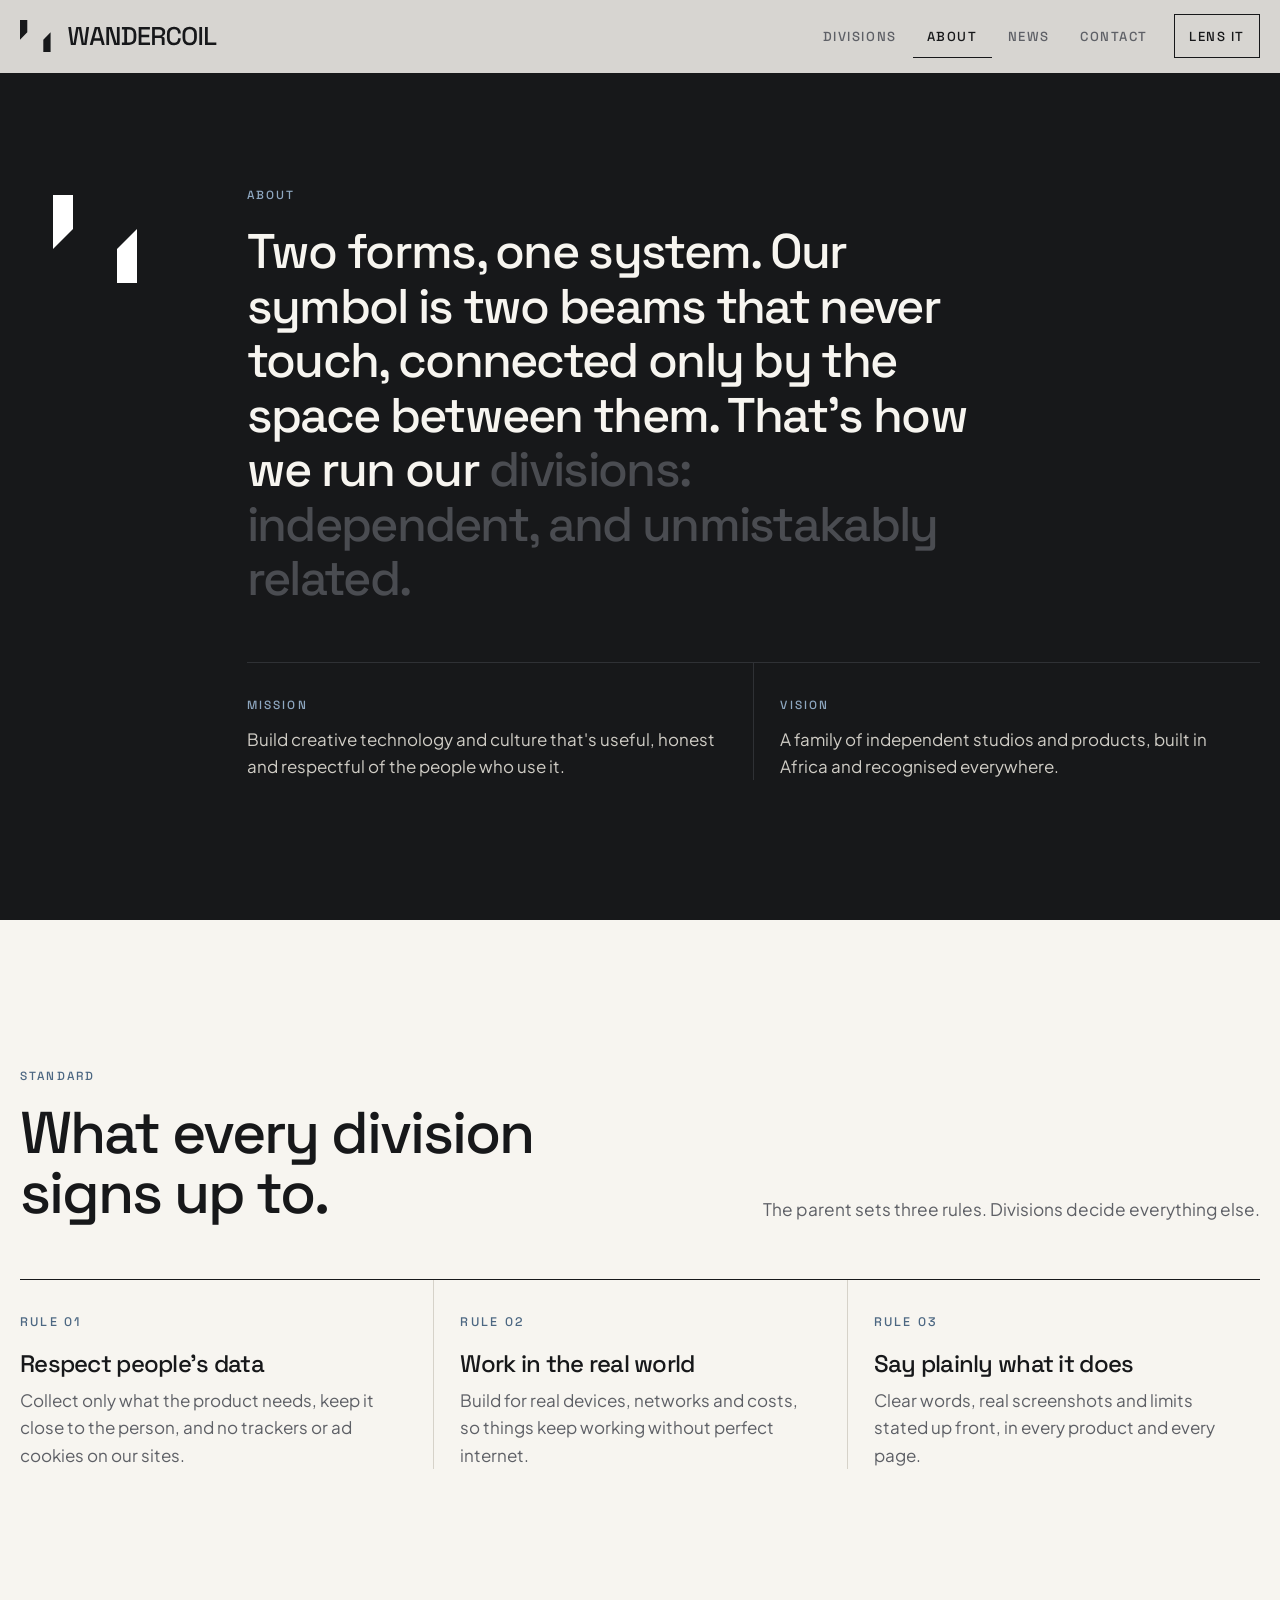
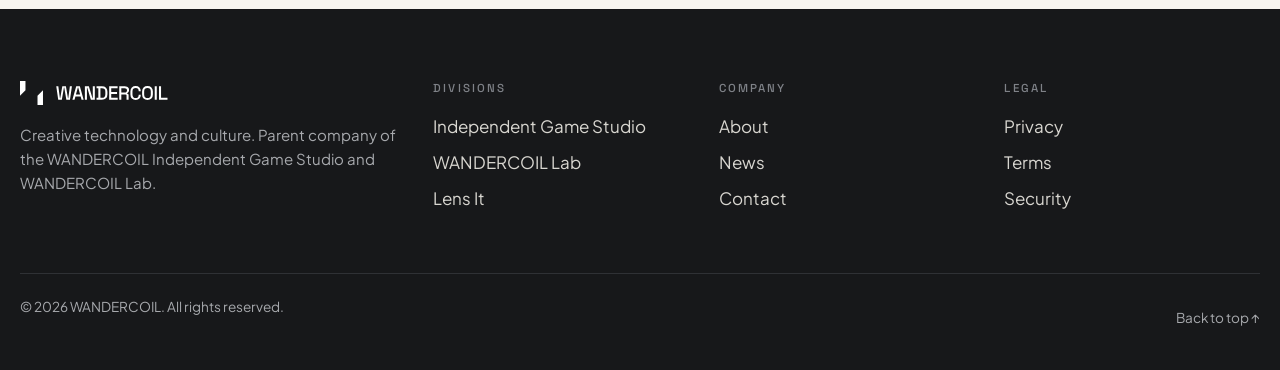
<file: about.html>
<!doctype html>
<html lang="en">
<head>
<meta charset="utf-8">
<meta name="viewport" content="width=device-width,initial-scale=1">
<title>About | WANDERCOIL</title>
<meta name="description" content="About WANDERCOIL: a parent company for creative technology and culture, its mission, vision and the standard every division follows.">
<link rel="canonical" href="https://wandercoil.github.io/about">
<meta property="og:type" content="website">
<meta property="og:url" content="https://wandercoil.github.io/about">
<meta property="og:site_name" content="WANDERCOIL">
<meta property="og:title" content="About | WANDERCOIL">
<meta property="og:description" content="Creative technology and culture. Home of the WANDERCOIL Independent Game Studio and Lens It.">
<meta property="og:image" content="https://wandercoil.github.io/assets/og.png">
<meta name="twitter:card" content="summary_large_image">
<meta name="theme-color" content="#f7f5f0">
<link rel="icon" href="assets/favicon.svg" type="image/svg+xml">
<link rel="apple-touch-icon" href="assets/mark-180.png">
<link rel="preload" href="assets/fonts/space-grotesk-var.woff2" as="font" type="font/woff2" crossorigin>
<link rel="stylesheet" href="assets/site.css">
<script>document.documentElement.classList.add('js')</script>
</head>
<body>
<a class="skip" href="#main">Skip to content</a>

<header class="top" id="top">
  <div class="wrap">
    <a class="brand" href="/" aria-label="WANDERCOIL home"><img src="assets/logo.svg" alt="WANDERCOIL" width="495" height="81"></a>
    <nav aria-label="Main">
      <ul class="menu">
        <li class="opt"><a href="/divisions">Divisions</a></li>
        <li class="opt"><a href="/about" aria-current="page">About</a></li>
        <li class="opt"><a href="/news">News</a></li>
        <li class="opt"><a href="/contact">Contact</a></li>
        <li><a class="cta" href="/lensit/">Lens It</a></li>
      </ul>
    </nav>
  </div>
</header>

<main id="main">
  <section class="ink pad on-ink page-first" id="about" aria-labelledby="about-h">
    <div class="wrap">
      <div class="statement">
        <img class="bigmark rv" src="assets/mark-white.svg" alt="" width="120" height="120">
        <div>
          <span class="label">About</span>
          <h1 class="h2" id="about-h" style="position:absolute;left:-999px">About WANDERCOIL</h1>
          <p class="big" id="statement">Two forms, one system. Our symbol is two beams that never touch, connected only by the space between them. That's how we run our divisions: independent, and unmistakably related.</p>
          <div class="mv">
            <div class="rv"><span class="label">Mission</span><p>Build creative technology and culture that's useful, honest and respectful of the people who use it.</p></div>
            <div class="rv d1"><span class="label">Vision</span><p>A family of independent studios and products, built in Africa and recognised everywhere.</p></div>
          </div>
        </div>
      </div>
    </div>
  </section>

  <section class="pad" aria-labelledby="rules-h">
    <div class="wrap">
      <div class="head">
        <div class="rv"><span class="label">Standard</span><h2 id="rules-h">What every division signs up to.</h2></div>
        <p class="rv d1">The parent sets three rules. Divisions decide everything else.</p>
      </div>
      <ol class="rules">
        <li class="rule rv"><span class="n">RULE 01</span><h2>Respect people's data</h2><p>Collect only what the product needs, keep it close to the person, and no trackers or ad cookies on our sites.</p></li>
        <li class="rule rv d1"><span class="n">RULE 02</span><h2>Work in the real world</h2><p>Build for real devices, networks and costs, so things keep working without perfect internet.</p></li>
        <li class="rule rv d2"><span class="n">RULE 03</span><h2>Say plainly what it does</h2><p>Clear words, real screenshots and limits stated up front, in every product and every page.</p></li>
      </ol>
    </div>
  </section>
</main>

<footer>
  <div class="wrap">
    <div class="fgrid">
      <div class="about"><img src="assets/logo-white.svg" alt="WANDERCOIL" width="495" height="81" loading="lazy"><p>Creative technology and culture. Parent company of the WANDERCOIL Independent Game Studio and WANDERCOIL Lab.</p></div>
      <div><p class="fh">Divisions</p><ul><li><a href="/divisions">Independent Game Studio</a></li><li><a href="/divisions">WANDERCOIL Lab</a></li><li><a href="/lensit/">Lens It</a></li></ul></div>
      <div><p class="fh">Company</p><ul><li><a href="/about">About</a></li><li><a href="/news">News</a></li><li><a href="/contact">Contact</a></li></ul></div>
      <div><p class="fh">Legal</p><ul><li><a href="/lensit/privacy">Privacy</a></li><li><a href="/lensit/terms">Terms</a></li><li><a href="/security">Security</a></li></ul></div>
    </div>
    <div class="legal"><span>© 2026 WANDERCOIL. All rights reserved.</span><a class="totop" href="#top">Back to top ↑</a></div>
  </div>
</footer>

<script src="assets/site.js" defer></script>
</body>
</html>
</file>
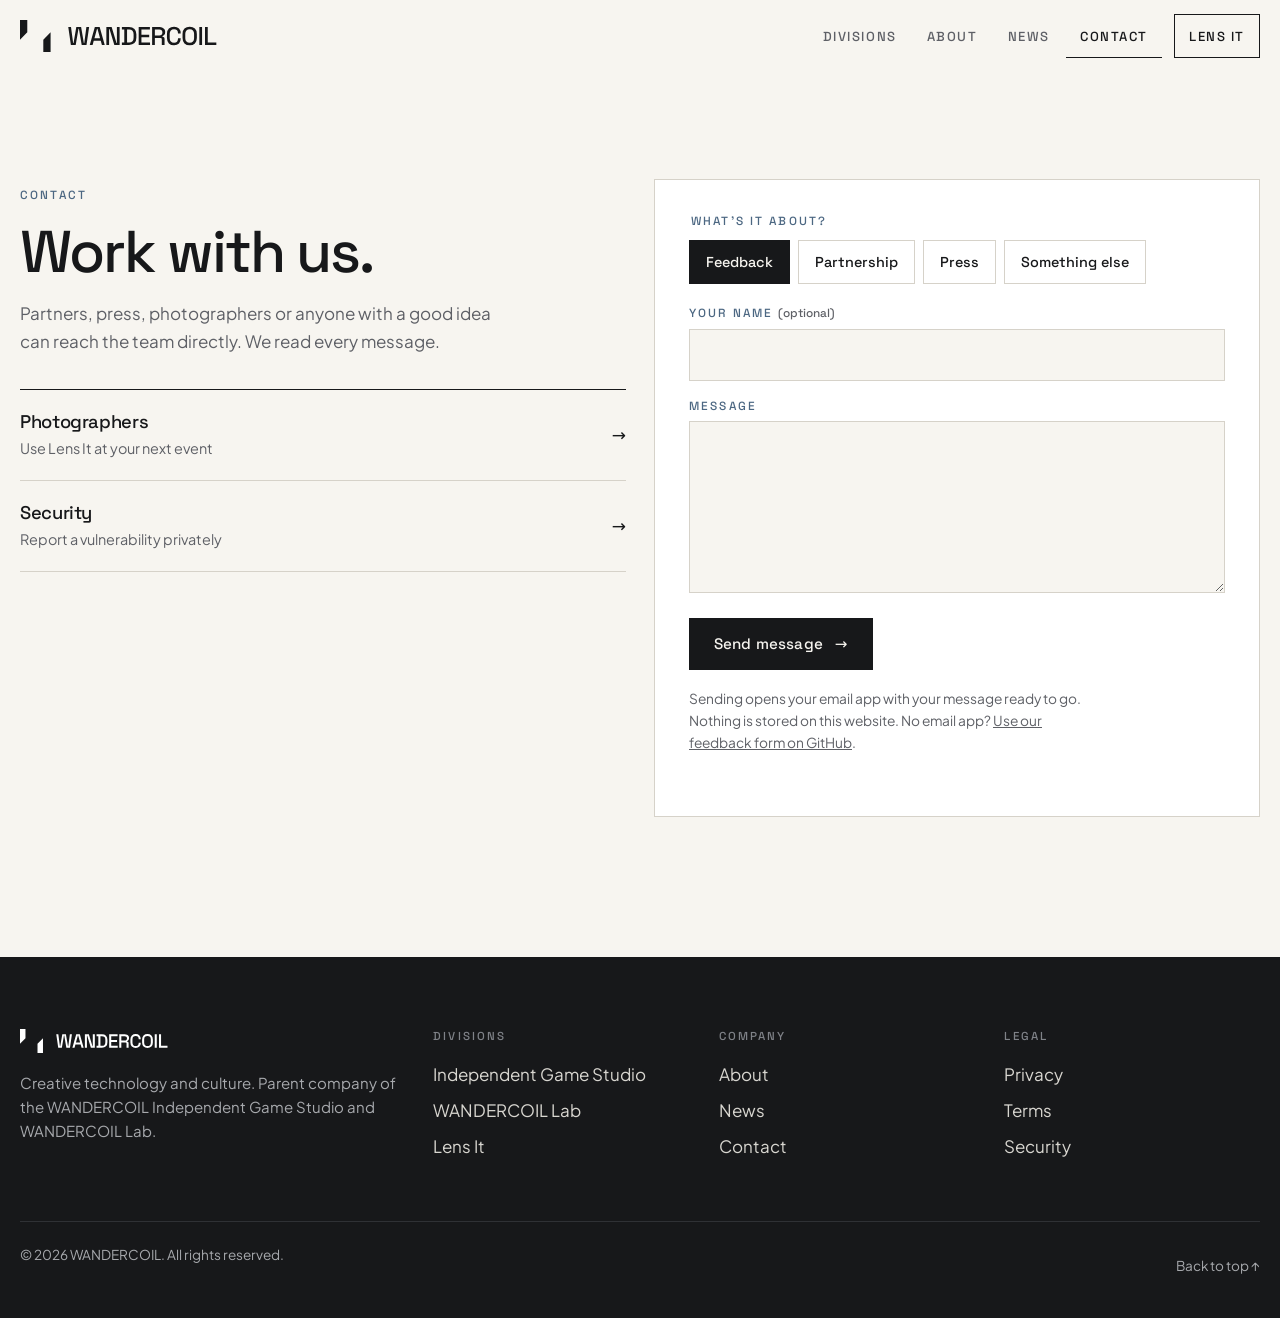
<file: contact.html>
<!doctype html>
<html lang="en">
<head>
<meta charset="utf-8">
<meta name="viewport" content="width=device-width,initial-scale=1">
<title>Contact | WANDERCOIL</title>
<meta name="description" content="Contact WANDERCOIL for partnerships, press, photographers and security reports.">
<link rel="canonical" href="https://wandercoil.github.io/contact">
<meta property="og:type" content="website">
<meta property="og:url" content="https://wandercoil.github.io/contact">
<meta property="og:site_name" content="WANDERCOIL">
<meta property="og:title" content="Contact | WANDERCOIL">
<meta property="og:description" content="Creative technology and culture. Home of the WANDERCOIL Independent Game Studio and Lens It.">
<meta property="og:image" content="https://wandercoil.github.io/assets/og.png">
<meta name="twitter:card" content="summary_large_image">
<meta name="theme-color" content="#f7f5f0">
<link rel="icon" href="assets/favicon.svg" type="image/svg+xml">
<link rel="apple-touch-icon" href="assets/mark-180.png">
<link rel="preload" href="assets/fonts/space-grotesk-var.woff2" as="font" type="font/woff2" crossorigin>
<link rel="stylesheet" href="assets/site.css">
<script>document.documentElement.classList.add('js')</script>
</head>
<body>
<a class="skip" href="#main">Skip to content</a>

<header class="top" id="top">
  <div class="wrap">
    <a class="brand" href="/" aria-label="WANDERCOIL home"><img src="assets/logo.svg" alt="WANDERCOIL" width="495" height="81"></a>
    <nav aria-label="Main">
      <ul class="menu">
        <li class="opt"><a href="/divisions">Divisions</a></li>
        <li class="opt"><a href="/about">About</a></li>
        <li class="opt"><a href="/news">News</a></li>
        <li class="opt"><a href="/contact" aria-current="page">Contact</a></li>
        <li><a class="cta" href="/lensit/">Lens It</a></li>
      </ul>
    </nav>
  </div>
</header>

<main id="main">
  <section class="pad page-first" id="contact" aria-labelledby="contact-h">
    <div class="wrap contact">
      <div class="rv">
        <span class="label">Contact</span>
        <h1 class="h2" id="contact-h">Work with us.</h1>
        <p>Partners, press, photographers or anyone with a good idea can reach the team directly. We read every message.</p>
        <div class="routes" style="margin-top:34px">
          <a href="/lensit/"><b>Photographers</b><span>Use Lens It at your next event</span><i aria-hidden="true">→</i></a>
          <a href="/security"><b>Security</b><span>Report a vulnerability privately</span><i aria-hidden="true">→</i></a>
        </div>
      </div>
      <form class="cform rv d1" id="cform" novalidate>
        <fieldset>
          <legend class="label">What's it about?</legend>
          <div class="topics">
            <label><input type="radio" name="topic" value="Feedback" checked><span>Feedback</span></label>
            <label><input type="radio" name="topic" value="Partnership"><span>Partnership</span></label>
            <label><input type="radio" name="topic" value="Press"><span>Press</span></label>
            <label><input type="radio" name="topic" value="Something else"><span>Something else</span></label>
          </div>
        </fieldset>
        <label class="field"><span class="label">Your name <em>(optional)</em></span><input name="name" autocomplete="name" maxlength="80"></label>
        <label class="field"><span class="label">Message</span><textarea name="message" rows="6" maxlength="3000" required></textarea></label>
        <p class="cerr" id="cerr" role="alert" hidden>Please write a message first.</p>
        <button class="btn fill" type="submit">Send message <span class="arr" aria-hidden="true">→</span></button>
        <p class="cnote">Sending opens your email app with your message ready to go. Nothing is stored on this website.<span id="ghalt"> No email app? <a href="https://github.com/Wandercoil/wandercoil.github.io/issues/new/choose" target="_blank" rel="noopener">Use our feedback form on GitHub</a>.</span></p>
      </form>
    </div>
  </section>
</main>

<footer>
  <div class="wrap">
    <div class="fgrid">
      <div class="about"><img src="assets/logo-white.svg" alt="WANDERCOIL" width="495" height="81" loading="lazy"><p>Creative technology and culture. Parent company of the WANDERCOIL Independent Game Studio and WANDERCOIL Lab.</p></div>
      <div><p class="fh">Divisions</p><ul><li><a href="/divisions">Independent Game Studio</a></li><li><a href="/divisions">WANDERCOIL Lab</a></li><li><a href="/lensit/">Lens It</a></li></ul></div>
      <div><p class="fh">Company</p><ul><li><a href="/about">About</a></li><li><a href="/news">News</a></li><li><a href="/contact">Contact</a></li></ul></div>
      <div><p class="fh">Legal</p><ul><li><a href="/lensit/privacy">Privacy</a></li><li><a href="/lensit/terms">Terms</a></li><li><a href="/security">Security</a></li></ul></div>
    </div>
    <div class="legal"><span>© 2026 WANDERCOIL. All rights reserved.</span><a class="totop" href="#top">Back to top ↑</a></div>
  </div>
</footer>

<script src="assets/site.js" defer></script>
<script>
(() => {
  const f = document.getElementById('cform'); if (!f) return;
  const alt = document.getElementById('ghalt');
  const want = new URLSearchParams(location.search).get('topic');
  [...f.topic].forEach(r => { if (r.value === want) r.checked = true; });
  const sync = () => { alt.hidden = f.topic.value !== 'Feedback'; };
  [...f.topic].forEach(r => r.addEventListener('change', sync)); sync();
  const to = () => String.fromCharCode(...[114,111,114,122,104,114,111,120,122,100,103,100,117,100,118,108,112,108].map(c => c - 3)) + '@' + 'gmail.com';
  f.addEventListener('submit', e => {
    e.preventDefault();
    const d = new FormData(f), msg = (d.get('message') || '').trim(), name = (d.get('name') || '').trim();
    const err = document.getElementById('cerr');
    if (!msg) { err.hidden = false; f.message.focus(); return; }
    err.hidden = true;
    const subject = `WANDERCOIL website: ${d.get('topic')}` + (name ? ` from ${name}` : '');
    location.href = `mailto:${to()}?subject=${encodeURIComponent(subject)}&body=${encodeURIComponent(msg + (name ? `\n\n${name}` : ''))}`;
  });
})();
</script>
</body>
</html>
</file>
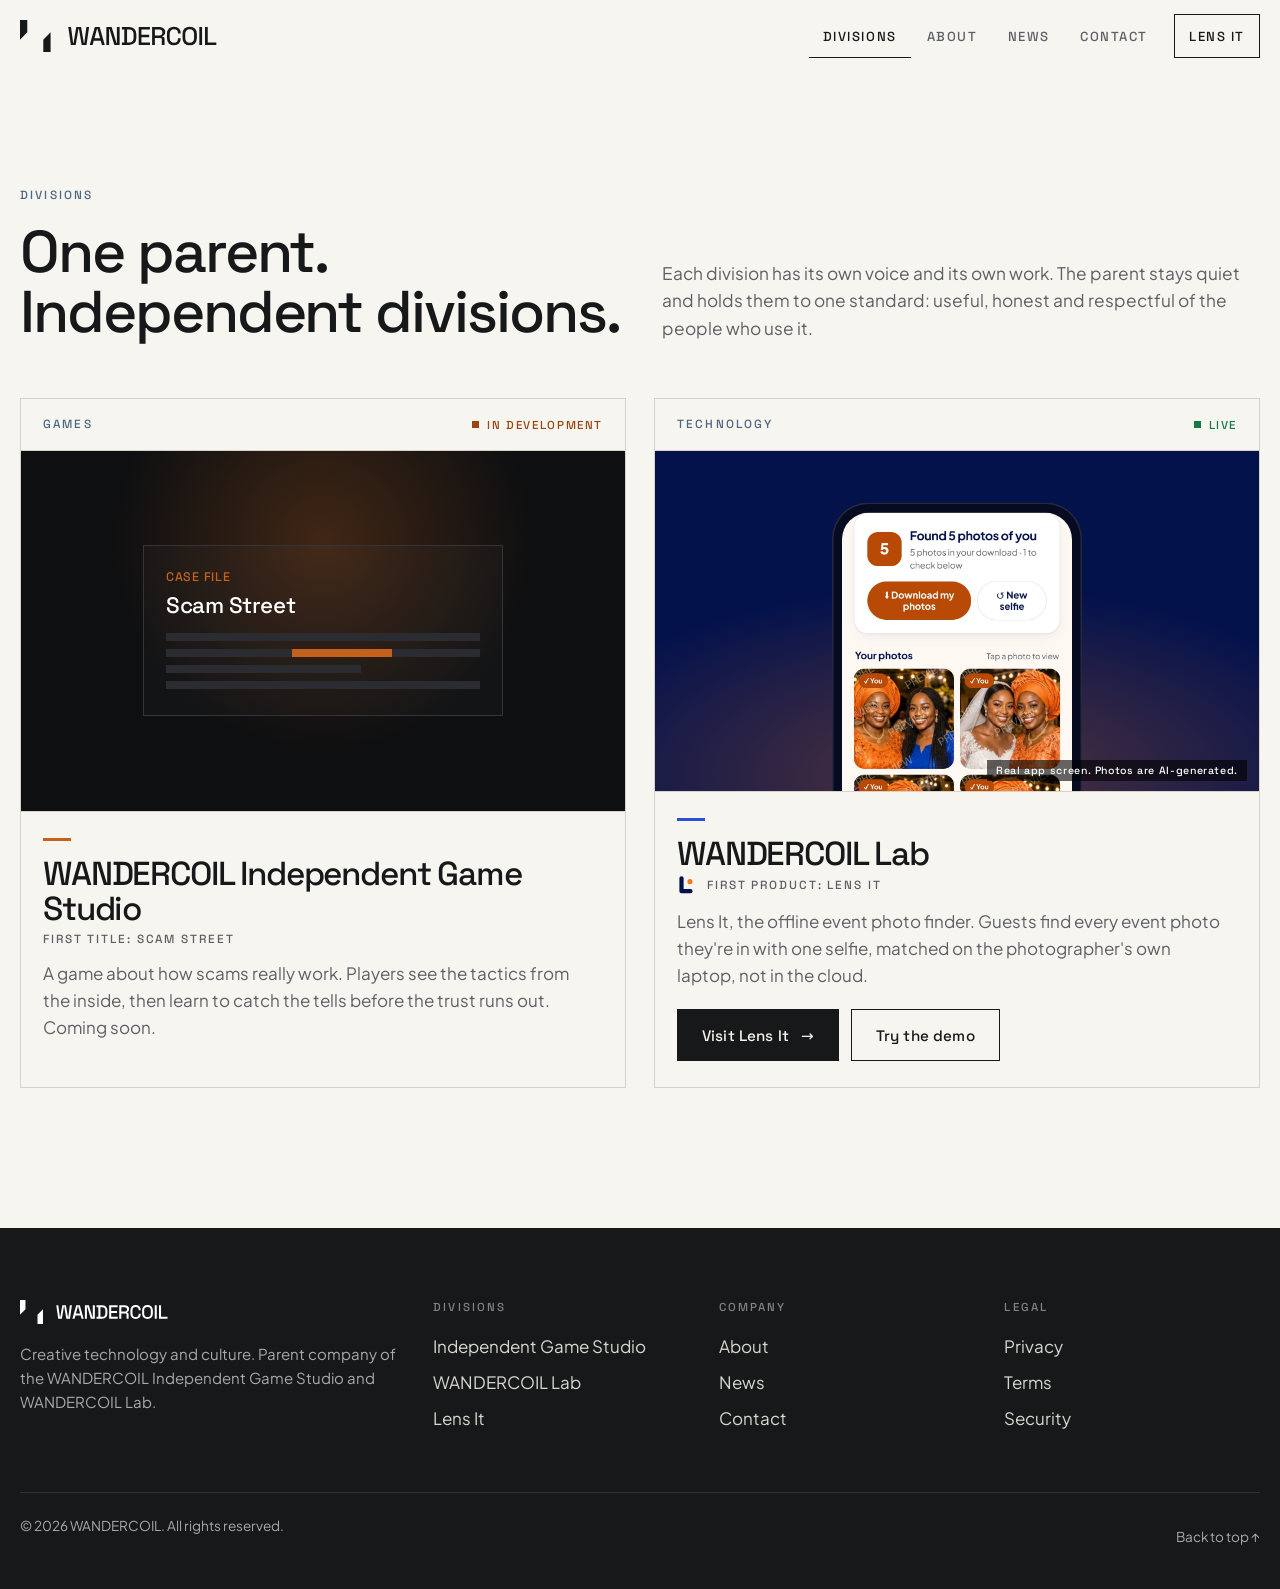
<file: divisions.html>
<!doctype html>
<html lang="en">
<head>
<meta charset="utf-8">
<meta name="viewport" content="width=device-width,initial-scale=1">
<title>Divisions | WANDERCOIL</title>
<meta name="description" content="The WANDERCOIL divisions: the Independent Game Studio (Scam Street, in development) and WANDERCOIL Lab (Lens It).">
<link rel="canonical" href="https://wandercoil.github.io/divisions">
<meta property="og:type" content="website">
<meta property="og:url" content="https://wandercoil.github.io/divisions">
<meta property="og:site_name" content="WANDERCOIL">
<meta property="og:title" content="Divisions | WANDERCOIL">
<meta property="og:description" content="Creative technology and culture. Home of the WANDERCOIL Independent Game Studio and Lens It.">
<meta property="og:image" content="https://wandercoil.github.io/assets/og.png">
<meta name="twitter:card" content="summary_large_image">
<meta name="theme-color" content="#f7f5f0">
<link rel="icon" href="assets/favicon.svg" type="image/svg+xml">
<link rel="apple-touch-icon" href="assets/mark-180.png">
<link rel="preload" href="assets/fonts/space-grotesk-var.woff2" as="font" type="font/woff2" crossorigin>
<link rel="stylesheet" href="assets/site.css">
<script>document.documentElement.classList.add('js')</script>
</head>
<body>
<a class="skip" href="#main">Skip to content</a>

<header class="top" id="top">
  <div class="wrap">
    <a class="brand" href="/" aria-label="WANDERCOIL home"><img src="assets/logo.svg" alt="WANDERCOIL" width="495" height="81"></a>
    <nav aria-label="Main">
      <ul class="menu">
        <li class="opt"><a href="/divisions" aria-current="page">Divisions</a></li>
        <li class="opt"><a href="/about">About</a></li>
        <li class="opt"><a href="/news">News</a></li>
        <li class="opt"><a href="/contact">Contact</a></li>
        <li><a class="cta" href="/lensit/">Lens It</a></li>
      </ul>
    </nav>
  </div>
</header>

<main id="main">
  <section class="pad page-first" id="divisions" aria-labelledby="div-h">
    <div class="wrap">
      <div class="head">
        <div class="rv"><span class="label">Divisions</span><h1 class="h2" id="div-h">One parent.<br>Independent divisions.</h1></div>
        <p class="rv d1">Each division has its own voice and its own work. The parent stays quiet and holds them to one standard: useful, honest and respectful of the people who use it.</p>
      </div>
      <div class="divs">
        <article class="div games rv" aria-labelledby="games-h">
          <div class="meta"><span class="label">Games</span><span class="stat dev">In development</span></div>
          <div class="art" aria-hidden="true"><div class="spot"></div>
            <div class="casefile"><span class="k">CASE FILE</span><b>Scam Street</b><div class="ln"></div><div class="ln flag"></div><div class="ln s"></div><div class="ln"></div></div>
          </div>
          <div class="info">
            <div class="accent" style="background:var(--copper)"></div>
            <h2 id="games-h">WANDERCOIL Independent Game Studio</h2>
            <p class="sub">First title: Scam Street</p>
            <p>A game about how scams really work. Players see the tactics from the inside, then learn to catch the tells before the trust runs out. Coming soon.</p>
          </div>
        </article>

        <article class="div tech rv d1" aria-labelledby="tech-h">
          <div class="meta"><span class="label">Technology</span><span class="stat live">Live</span></div>
          <div class="art"><div class="glow"></div>
            <div class="phone" id="phone"><img src="lensit/img/app-guest.webp" alt="Lens It on a phone: a guest's matched photos with a download button" width="780" height="1328" loading="lazy"></div>
            <small>Real app screen. Photos are AI-generated.</small>
          </div>
          <div class="info">
            <div class="accent" style="background:#2c4fd8"></div>
            <h2 id="tech-h">WANDERCOIL Lab</h2>
            <p class="sub lensname"><svg viewBox="0 0 64 64" aria-hidden="true" style="width:18px;height:18px"><path d="M16 8V54H48" fill="none" stroke="#04124c" stroke-width="15" stroke-linecap="round" stroke-linejoin="round"/><circle cx="46" cy="20" r="9" fill="#f87a1b"/></svg>First product: Lens It</p>
            <p>Lens It, the offline event photo finder. Guests find every event photo they're in with one selfie, matched on the photographer's own laptop, not in the cloud.</p>
            <div class="actions"><a class="btn fill" href="/lensit/">Visit Lens It <span class="arr" aria-hidden="true">→</span></a><a class="btn line" href="/lensit/try">Try the demo</a></div>
          </div>
        </article>
      </div>
    </div>
  </section>
</main>

<footer>
  <div class="wrap">
    <div class="fgrid">
      <div class="about"><img src="assets/logo-white.svg" alt="WANDERCOIL" width="495" height="81" loading="lazy"><p>Creative technology and culture. Parent company of the WANDERCOIL Independent Game Studio and WANDERCOIL Lab.</p></div>
      <div><p class="fh">Divisions</p><ul><li><a href="/divisions">Independent Game Studio</a></li><li><a href="/divisions">WANDERCOIL Lab</a></li><li><a href="/lensit/">Lens It</a></li></ul></div>
      <div><p class="fh">Company</p><ul><li><a href="/about">About</a></li><li><a href="/news">News</a></li><li><a href="/contact">Contact</a></li></ul></div>
      <div><p class="fh">Legal</p><ul><li><a href="/lensit/privacy">Privacy</a></li><li><a href="/lensit/terms">Terms</a></li><li><a href="/security">Security</a></li></ul></div>
    </div>
    <div class="legal"><span>© 2026 WANDERCOIL. All rights reserved.</span><a class="totop" href="#top">Back to top ↑</a></div>
  </div>
</footer>

<script src="assets/site.js" defer></script>
</body>
</html>
</file>
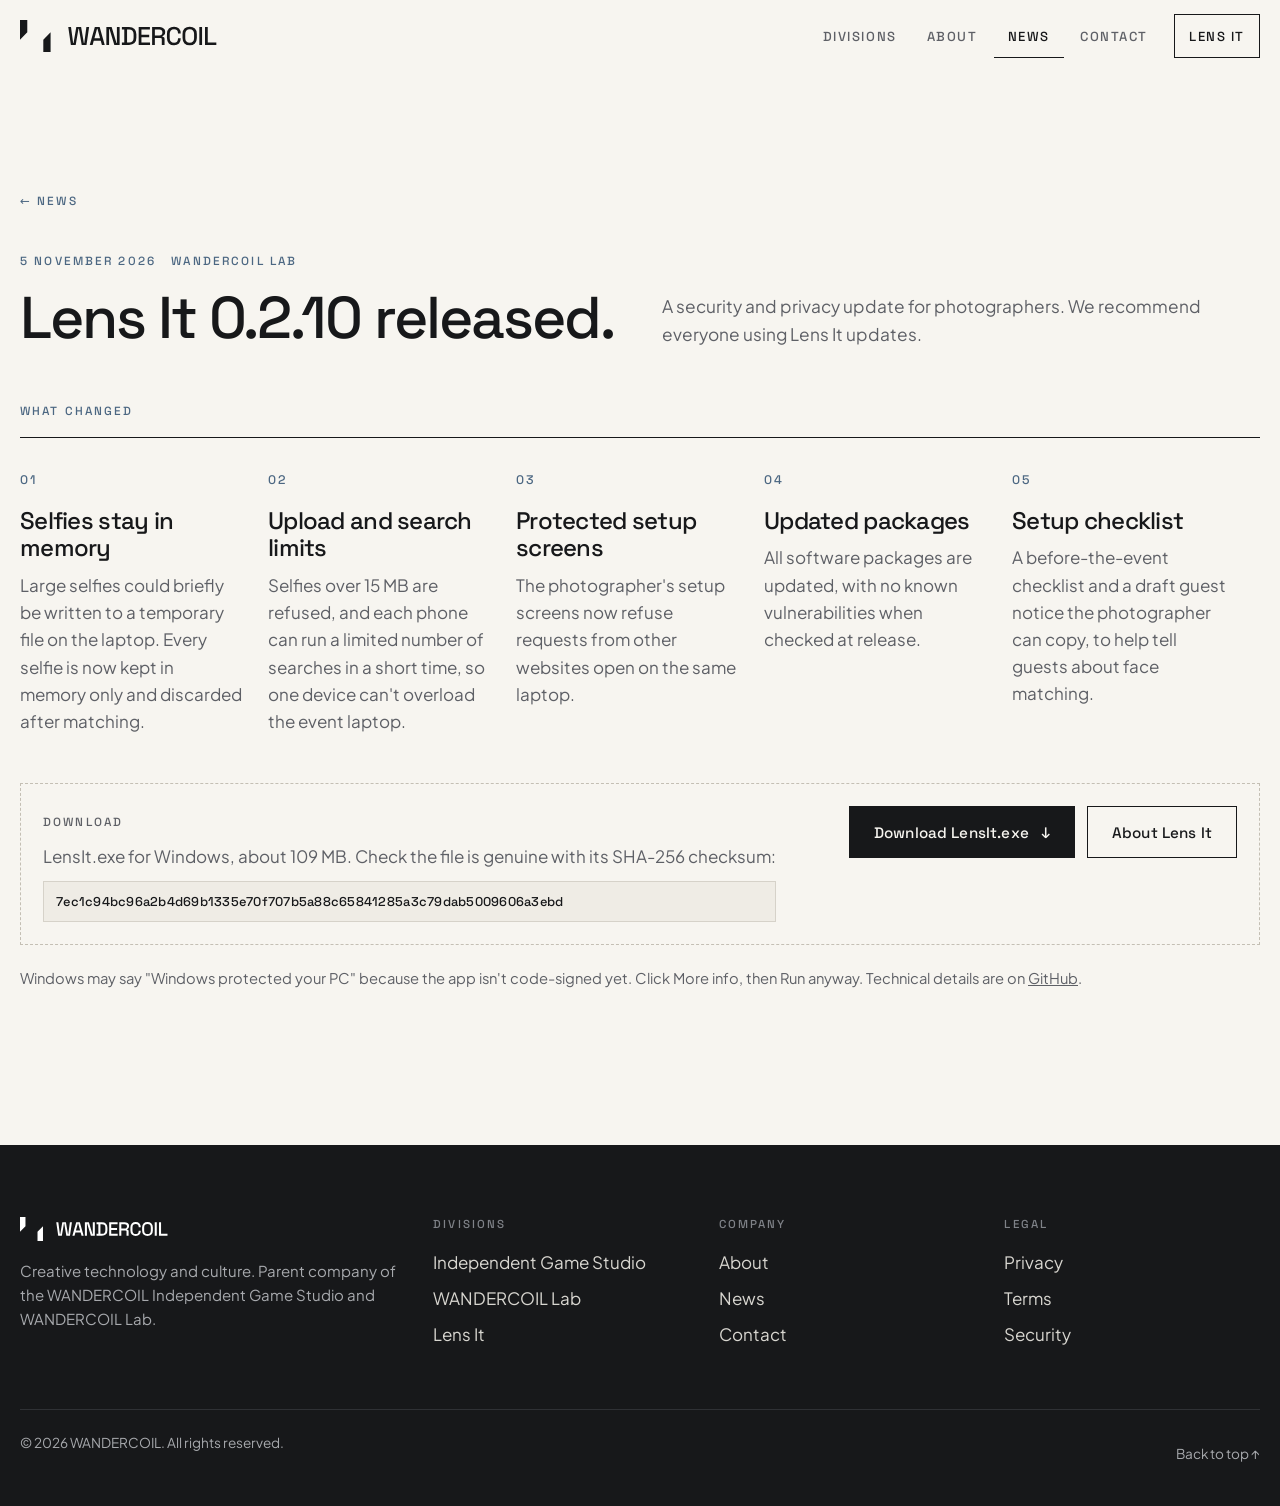
<file: lens-it-0-2-10.html>
<!doctype html>
<html lang="en">
<head>
<meta charset="utf-8">
<meta name="viewport" content="width=device-width,initial-scale=1">
<title>Lens It 0.2.10 released | WANDERCOIL</title>
<meta name="description" content="Lens It 0.2.10: selfies stay in memory, upload and search limits, protected setup screens and updated packages.">
<link rel="canonical" href="https://wandercoil.github.io/lens-it-0-2-10">
<meta property="og:type" content="website">
<meta property="og:url" content="https://wandercoil.github.io/lens-it-0-2-10">
<meta property="og:site_name" content="WANDERCOIL">
<meta property="og:title" content="Lens It 0.2.10 released | WANDERCOIL">
<meta property="og:description" content="Creative technology and culture. Home of the WANDERCOIL Independent Game Studio and Lens It.">
<meta property="og:image" content="https://wandercoil.github.io/assets/og.png">
<meta name="twitter:card" content="summary_large_image">
<meta name="theme-color" content="#f7f5f0">
<link rel="icon" href="assets/favicon.svg" type="image/svg+xml">
<link rel="apple-touch-icon" href="assets/mark-180.png">
<link rel="preload" href="assets/fonts/space-grotesk-var.woff2" as="font" type="font/woff2" crossorigin>
<link rel="stylesheet" href="assets/site.css">
<script>document.documentElement.classList.add('js')</script>
</head>
<body>
<a class="skip" href="#main">Skip to content</a>

<header class="top" id="top">
  <div class="wrap">
    <a class="brand" href="/" aria-label="WANDERCOIL home"><img src="assets/logo.svg" alt="WANDERCOIL" width="495" height="81"></a>
    <nav aria-label="Main">
      <ul class="menu">
        <li class="opt"><a href="/divisions">Divisions</a></li>
        <li class="opt"><a href="/about">About</a></li>
        <li class="opt"><a href="/news" aria-current="page">News</a></li>
        <li class="opt"><a href="/contact">Contact</a></li>
        <li><a class="cta" href="/lensit/">Lens It</a></li>
      </ul>
    </nav>
  </div>
</header>

<main id="main">
  <article class="pad page-first" aria-labelledby="rel-h">
    <div class="wrap">
      <a class="label" href="/news" style="text-decoration:none">← News</a>
      <div class="head" style="margin-top:22px">
        <div class="rv"><span class="label"><time datetime="2026-11-05">5 November 2026</time> &nbsp; WANDERCOIL Lab</span><h1 class="h2" id="rel-h">Lens It 0.2.10 released.</h1></div>
        <p class="rv d1">A security and privacy update for photographers. We recommend everyone using Lens It updates.</p>
      </div>
      <h2 class="label" style="margin:0 0 18px">What changed</h2>
      <ol class="rules relnotes">
        <li class="rule rv"><span class="n">01</span><h2>Selfies stay in memory</h2><p>Large selfies could briefly be written to a temporary file on the laptop. Every selfie is now kept in memory only and discarded after matching.</p></li>
        <li class="rule rv"><span class="n">02</span><h2>Upload and search limits</h2><p>Selfies over 15 MB are refused, and each phone can run a limited number of searches in a short time, so one device can't overload the event laptop.</p></li>
        <li class="rule rv"><span class="n">03</span><h2>Protected setup screens</h2><p>The photographer's setup screens now refuse requests from other websites open on the same laptop.</p></li>
        <li class="rule rv"><span class="n">04</span><h2>Updated packages</h2><p>All software packages are updated, with no known vulnerabilities when checked at release.</p></li>
        <li class="rule rv"><span class="n">05</span><h2>Setup checklist</h2><p>A before-the-event checklist and a draft guest notice the photographer can copy, to help tell guests about face matching.</p></li>
      </ol>
      <div class="more rv" style="margin-top:48px;align-items:flex-start">
        <div><span class="label">Download</span>
          <p style="margin-top:10px">LensIt.exe for Windows, about 109 MB. Check the file is genuine with its SHA-256 checksum:</p>
          <code class="sha">7ec1c94bc96a2b4d69b1335e70f707b5a88c65841285a3c79dab5009606a3ebd</code></div>
        <div class="actions"><a class="btn fill" href="https://github.com/Wandercoil/wandercoil.github.io/releases/download/v0.2.10/LensIt.exe">Download LensIt.exe <span class="arr" aria-hidden="true">↓</span></a>
          <a class="btn line" href="/lensit/">About Lens It</a></div>
      </div>
      <p class="rv" style="margin-top:22px;color:var(--grey);font-size:.92rem">Windows may say "Windows protected your PC" because the app isn't code-signed yet. Click More info, then Run anyway. Technical details are on <a href="https://github.com/Wandercoil/wandercoil.github.io/releases/latest" target="_blank" rel="noopener">GitHub</a>.</p>
    </div>
  </article>
</main>

<footer>
  <div class="wrap">
    <div class="fgrid">
      <div class="about"><img src="assets/logo-white.svg" alt="WANDERCOIL" width="495" height="81" loading="lazy"><p>Creative technology and culture. Parent company of the WANDERCOIL Independent Game Studio and WANDERCOIL Lab.</p></div>
      <div><p class="fh">Divisions</p><ul><li><a href="/divisions">Independent Game Studio</a></li><li><a href="/divisions">WANDERCOIL Lab</a></li><li><a href="/lensit/">Lens It</a></li></ul></div>
      <div><p class="fh">Company</p><ul><li><a href="/about">About</a></li><li><a href="/news">News</a></li><li><a href="/contact">Contact</a></li></ul></div>
      <div><p class="fh">Legal</p><ul><li><a href="/lensit/privacy">Privacy</a></li><li><a href="/lensit/terms">Terms</a></li><li><a href="/security">Security</a></li></ul></div>
    </div>
    <div class="legal"><span>© 2026 WANDERCOIL. All rights reserved.</span><a class="totop" href="#top">Back to top ↑</a></div>
  </div>
</footer>

<script src="assets/site.js" defer></script>
</body>
</html>
</file>
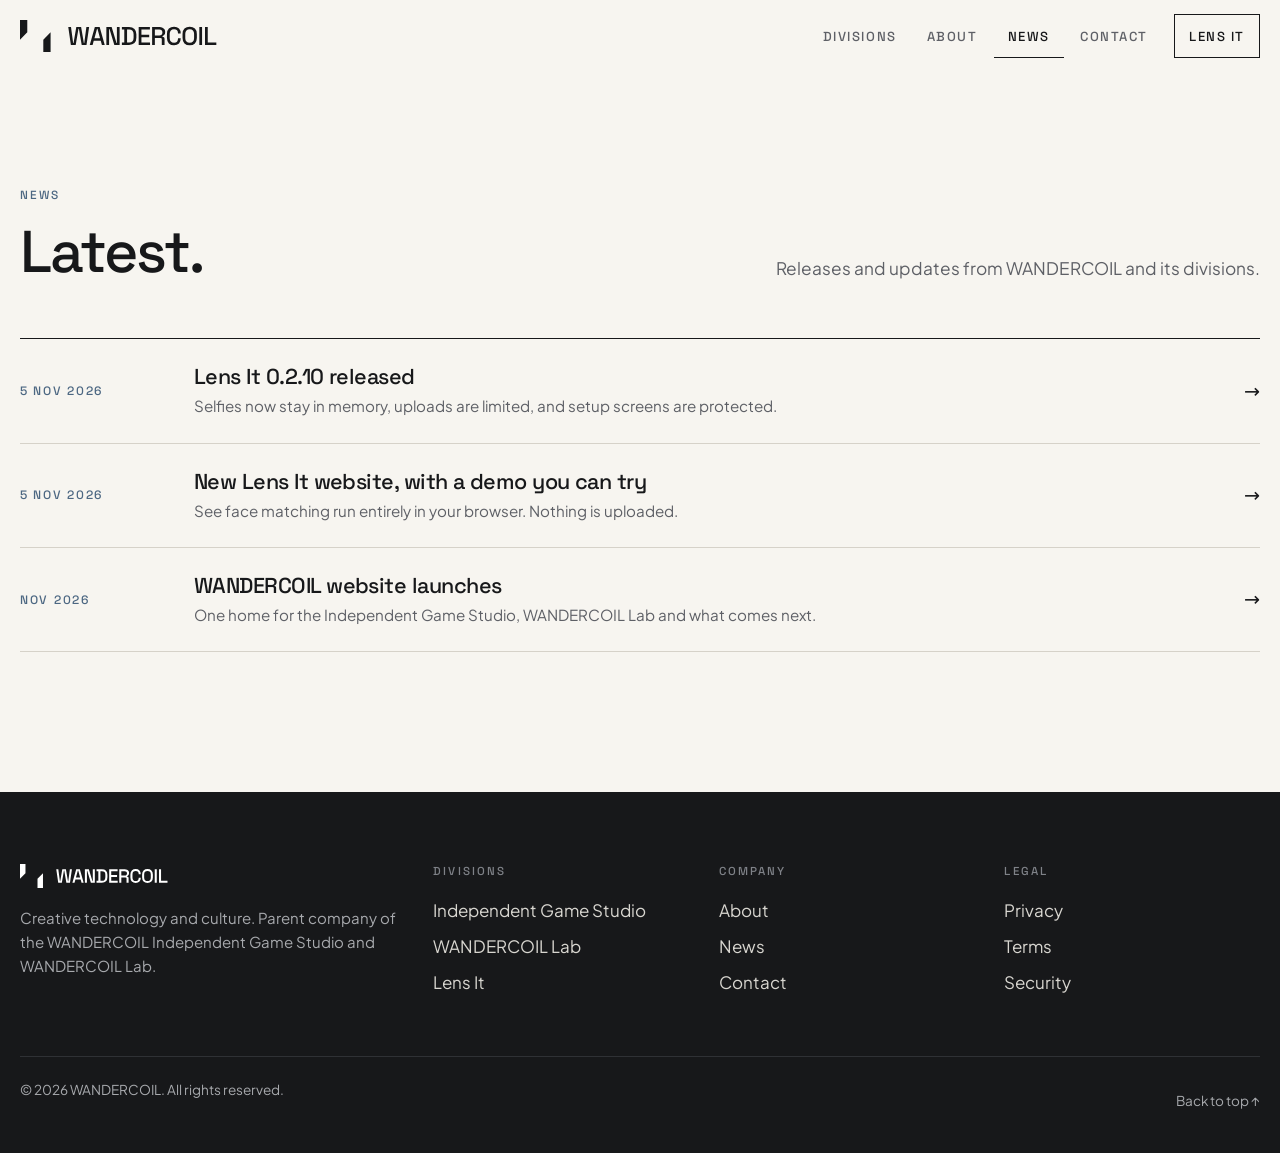
<file: news.html>
<!doctype html>
<html lang="en">
<head>
<meta charset="utf-8">
<meta name="viewport" content="width=device-width,initial-scale=1">
<title>News | WANDERCOIL</title>
<meta name="description" content="Releases and updates from WANDERCOIL and its divisions.">
<link rel="canonical" href="https://wandercoil.github.io/news">
<meta property="og:type" content="website">
<meta property="og:url" content="https://wandercoil.github.io/news">
<meta property="og:site_name" content="WANDERCOIL">
<meta property="og:title" content="News | WANDERCOIL">
<meta property="og:description" content="Creative technology and culture. Home of the WANDERCOIL Independent Game Studio and Lens It.">
<meta property="og:image" content="https://wandercoil.github.io/assets/og.png">
<meta name="twitter:card" content="summary_large_image">
<meta name="theme-color" content="#f7f5f0">
<link rel="icon" href="assets/favicon.svg" type="image/svg+xml">
<link rel="apple-touch-icon" href="assets/mark-180.png">
<link rel="preload" href="assets/fonts/space-grotesk-var.woff2" as="font" type="font/woff2" crossorigin>
<link rel="stylesheet" href="assets/site.css">
<script>document.documentElement.classList.add('js')</script>
</head>
<body>
<a class="skip" href="#main">Skip to content</a>

<header class="top" id="top">
  <div class="wrap">
    <a class="brand" href="/" aria-label="WANDERCOIL home"><img src="assets/logo.svg" alt="WANDERCOIL" width="495" height="81"></a>
    <nav aria-label="Main">
      <ul class="menu">
        <li class="opt"><a href="/divisions">Divisions</a></li>
        <li class="opt"><a href="/about">About</a></li>
        <li class="opt"><a href="/news" aria-current="page">News</a></li>
        <li class="opt"><a href="/contact">Contact</a></li>
        <li><a class="cta" href="/lensit/">Lens It</a></li>
      </ul>
    </nav>
  </div>
</header>

<main id="main">
  <section class="pad page-first" id="news" aria-labelledby="news-h">
    <div class="wrap">
      <div class="head">
        <div class="rv"><span class="label">News</span><h1 class="h2" id="news-h">Latest.</h1></div>
        <p class="rv d1">Releases and updates from WANDERCOIL and its divisions.</p>
      </div>
      <div class="news">
        <a class="item rv" href="/lens-it-0-2-10"><time datetime="2026-11-05">5 Nov 2026</time><div><h2>Lens It 0.2.10 released</h2><p>Selfies now stay in memory, uploads are limited, and setup screens are protected.</p></div><span class="go" aria-hidden="true">→</span></a>
        <a class="item rv" href="/lensit/try"><time datetime="2026-11-05">5 Nov 2026</time><div><h2>New Lens It website, with a demo you can try</h2><p>See face matching run entirely in your browser. Nothing is uploaded.</p></div><span class="go" aria-hidden="true">→</span></a>
        <a class="item rv" href="/divisions"><time datetime="2026-11">Nov 2026</time><div><h2>WANDERCOIL website launches</h2><p>One home for the Independent Game Studio, WANDERCOIL Lab and what comes next.</p></div><span class="go" aria-hidden="true">→</span></a>
      </div>
    </div>
  </section>
</main>

<footer>
  <div class="wrap">
    <div class="fgrid">
      <div class="about"><img src="assets/logo-white.svg" alt="WANDERCOIL" width="495" height="81" loading="lazy"><p>Creative technology and culture. Parent company of the WANDERCOIL Independent Game Studio and WANDERCOIL Lab.</p></div>
      <div><p class="fh">Divisions</p><ul><li><a href="/divisions">Independent Game Studio</a></li><li><a href="/divisions">WANDERCOIL Lab</a></li><li><a href="/lensit/">Lens It</a></li></ul></div>
      <div><p class="fh">Company</p><ul><li><a href="/about">About</a></li><li><a href="/news">News</a></li><li><a href="/contact">Contact</a></li></ul></div>
      <div><p class="fh">Legal</p><ul><li><a href="/lensit/privacy">Privacy</a></li><li><a href="/lensit/terms">Terms</a></li><li><a href="/security">Security</a></li></ul></div>
    </div>
    <div class="legal"><span>© 2026 WANDERCOIL. All rights reserved.</span><a class="totop" href="#top">Back to top ↑</a></div>
  </div>
</footer>

<script src="assets/site.js" defer></script>
</body>
</html>
</file>
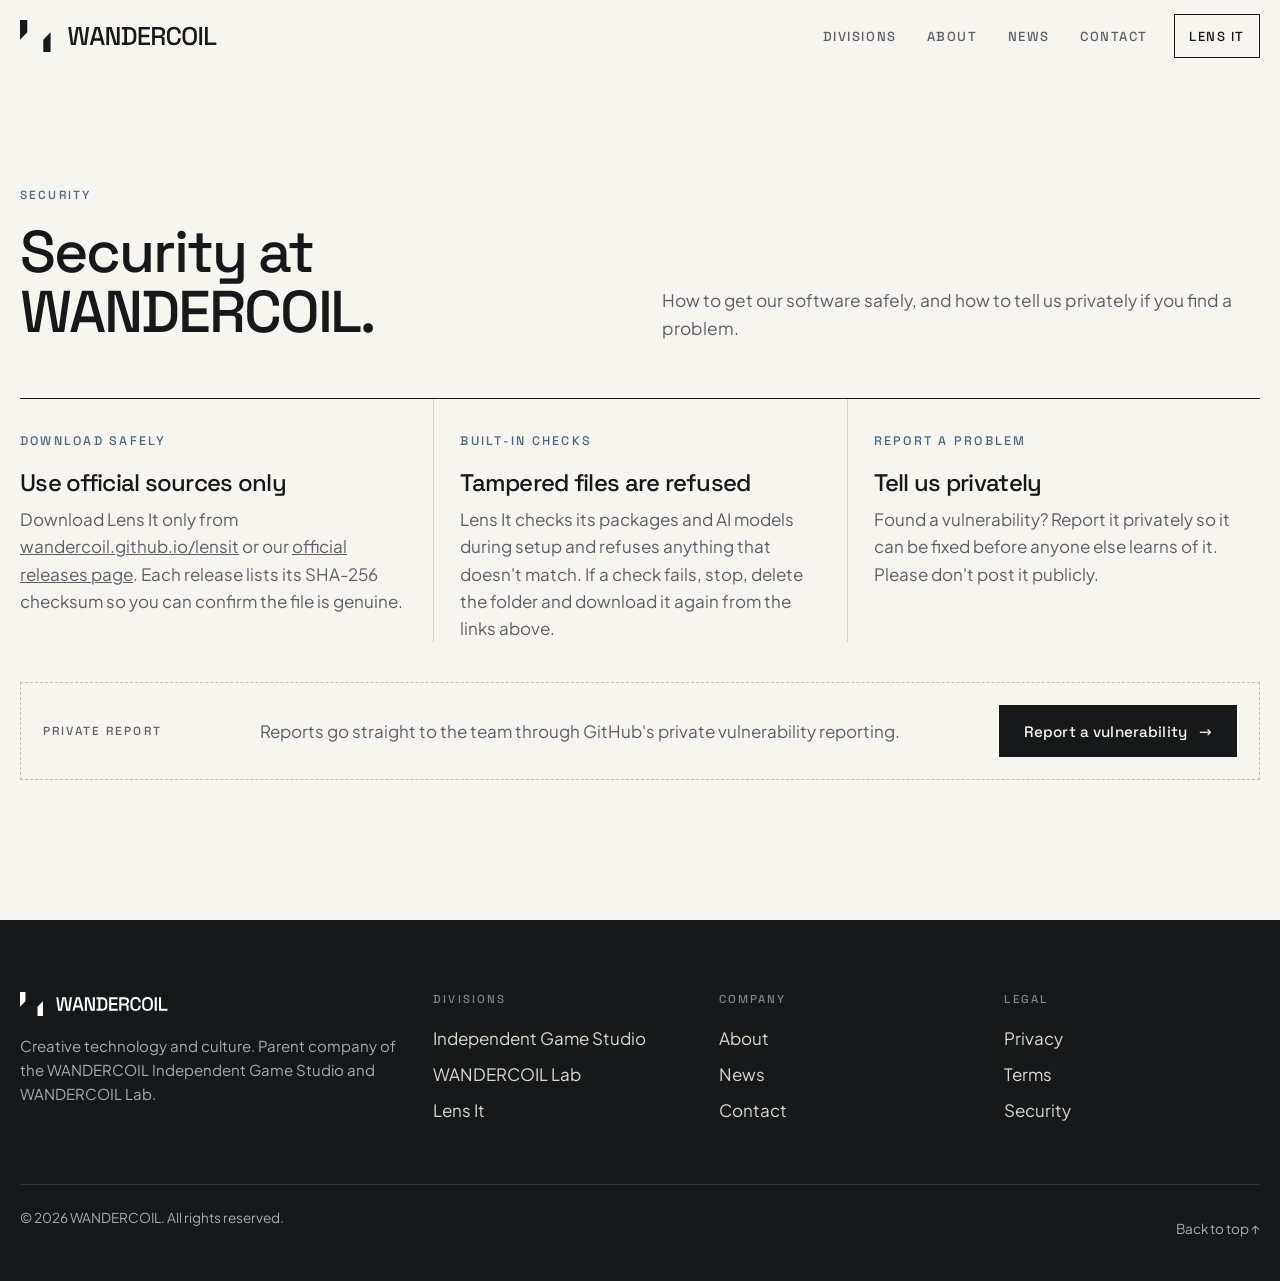
<file: security.html>
<!doctype html>
<html lang="en">
<head>
<meta charset="utf-8">
<meta name="viewport" content="width=device-width,initial-scale=1">
<title>Security | WANDERCOIL</title>
<meta name="description" content="How to download WANDERCOIL software safely and how to report a security vulnerability privately.">
<link rel="canonical" href="https://wandercoil.github.io/security">
<meta property="og:type" content="website">
<meta property="og:url" content="https://wandercoil.github.io/security">
<meta property="og:site_name" content="WANDERCOIL">
<meta property="og:title" content="Security | WANDERCOIL">
<meta property="og:description" content="Creative technology and culture. Home of the WANDERCOIL Independent Game Studio and Lens It.">
<meta property="og:image" content="https://wandercoil.github.io/assets/og.png">
<meta name="twitter:card" content="summary_large_image">
<meta name="theme-color" content="#f7f5f0">
<link rel="icon" href="assets/favicon.svg" type="image/svg+xml">
<link rel="apple-touch-icon" href="assets/mark-180.png">
<link rel="preload" href="assets/fonts/space-grotesk-var.woff2" as="font" type="font/woff2" crossorigin>
<link rel="stylesheet" href="assets/site.css">
<script>document.documentElement.classList.add('js')</script>
</head>
<body>
<a class="skip" href="#main">Skip to content</a>

<header class="top" id="top">
  <div class="wrap">
    <a class="brand" href="/" aria-label="WANDERCOIL home"><img src="assets/logo.svg" alt="WANDERCOIL" width="495" height="81"></a>
    <nav aria-label="Main">
      <ul class="menu">
        <li class="opt"><a href="/divisions">Divisions</a></li>
        <li class="opt"><a href="/about">About</a></li>
        <li class="opt"><a href="/news">News</a></li>
        <li class="opt"><a href="/contact">Contact</a></li>
        <li><a class="cta" href="/lensit/">Lens It</a></li>
      </ul>
    </nav>
  </div>
</header>

<main id="main">
  <section class="pad page-first" aria-labelledby="sec-h">
    <div class="wrap">
      <div class="head">
        <div class="rv"><span class="label">Security</span><h1 class="h2" id="sec-h">Security at WANDERCOIL.</h1></div>
        <p class="rv d1">How to get our software safely, and how to tell us privately if you find a problem.</p>
      </div>
      <ol class="rules">
        <li class="rule rv"><span class="n">DOWNLOAD SAFELY</span><h2>Use official sources only</h2>
          <p>Download Lens It only from <a href="/lensit/">wandercoil.github.io/lensit</a> or our <a href="https://github.com/Wandercoil/wandercoil.github.io/releases" target="_blank" rel="noopener">official releases page</a>. Each release lists its SHA-256 checksum so you can confirm the file is genuine.</p></li>
        <li class="rule rv d1"><span class="n">BUILT-IN CHECKS</span><h2>Tampered files are refused</h2>
          <p>Lens It checks its packages and AI models during setup and refuses anything that doesn't match. If a check fails, stop, delete the folder and download it again from the links above.</p></li>
        <li class="rule rv d2"><span class="n">REPORT A PROBLEM</span><h2>Tell us privately</h2>
          <p>Found a vulnerability? Report it privately so it can be fixed before anyone else learns of it. Please don't post it publicly.</p></li>
      </ol>
      <div class="more rv" style="margin-top:40px"><span class="label">Private report</span><p>Reports go straight to the team through GitHub's private vulnerability reporting.</p>
        <a class="btn fill" href="https://github.com/Wandercoil/wandercoil.github.io/security/advisories/new" target="_blank" rel="noopener">Report a vulnerability <span class="arr" aria-hidden="true">→</span></a></div>
    </div>
  </section>
</main>

<footer>
  <div class="wrap">
    <div class="fgrid">
      <div class="about"><img src="assets/logo-white.svg" alt="WANDERCOIL" width="495" height="81" loading="lazy"><p>Creative technology and culture. Parent company of the WANDERCOIL Independent Game Studio and WANDERCOIL Lab.</p></div>
      <div><p class="fh">Divisions</p><ul><li><a href="/divisions">Independent Game Studio</a></li><li><a href="/divisions">WANDERCOIL Lab</a></li><li><a href="/lensit/">Lens It</a></li></ul></div>
      <div><p class="fh">Company</p><ul><li><a href="/about">About</a></li><li><a href="/news">News</a></li><li><a href="/contact">Contact</a></li></ul></div>
      <div><p class="fh">Legal</p><ul><li><a href="/lensit/privacy">Privacy</a></li><li><a href="/lensit/terms">Terms</a></li><li><a href="/security">Security</a></li></ul></div>
    </div>
    <div class="legal"><span>© 2026 WANDERCOIL. All rights reserved.</span><a class="totop" href="#top">Back to top ↑</a></div>
  </div>
</footer>

<script src="assets/site.js" defer></script>
</body>
</html>
</file>
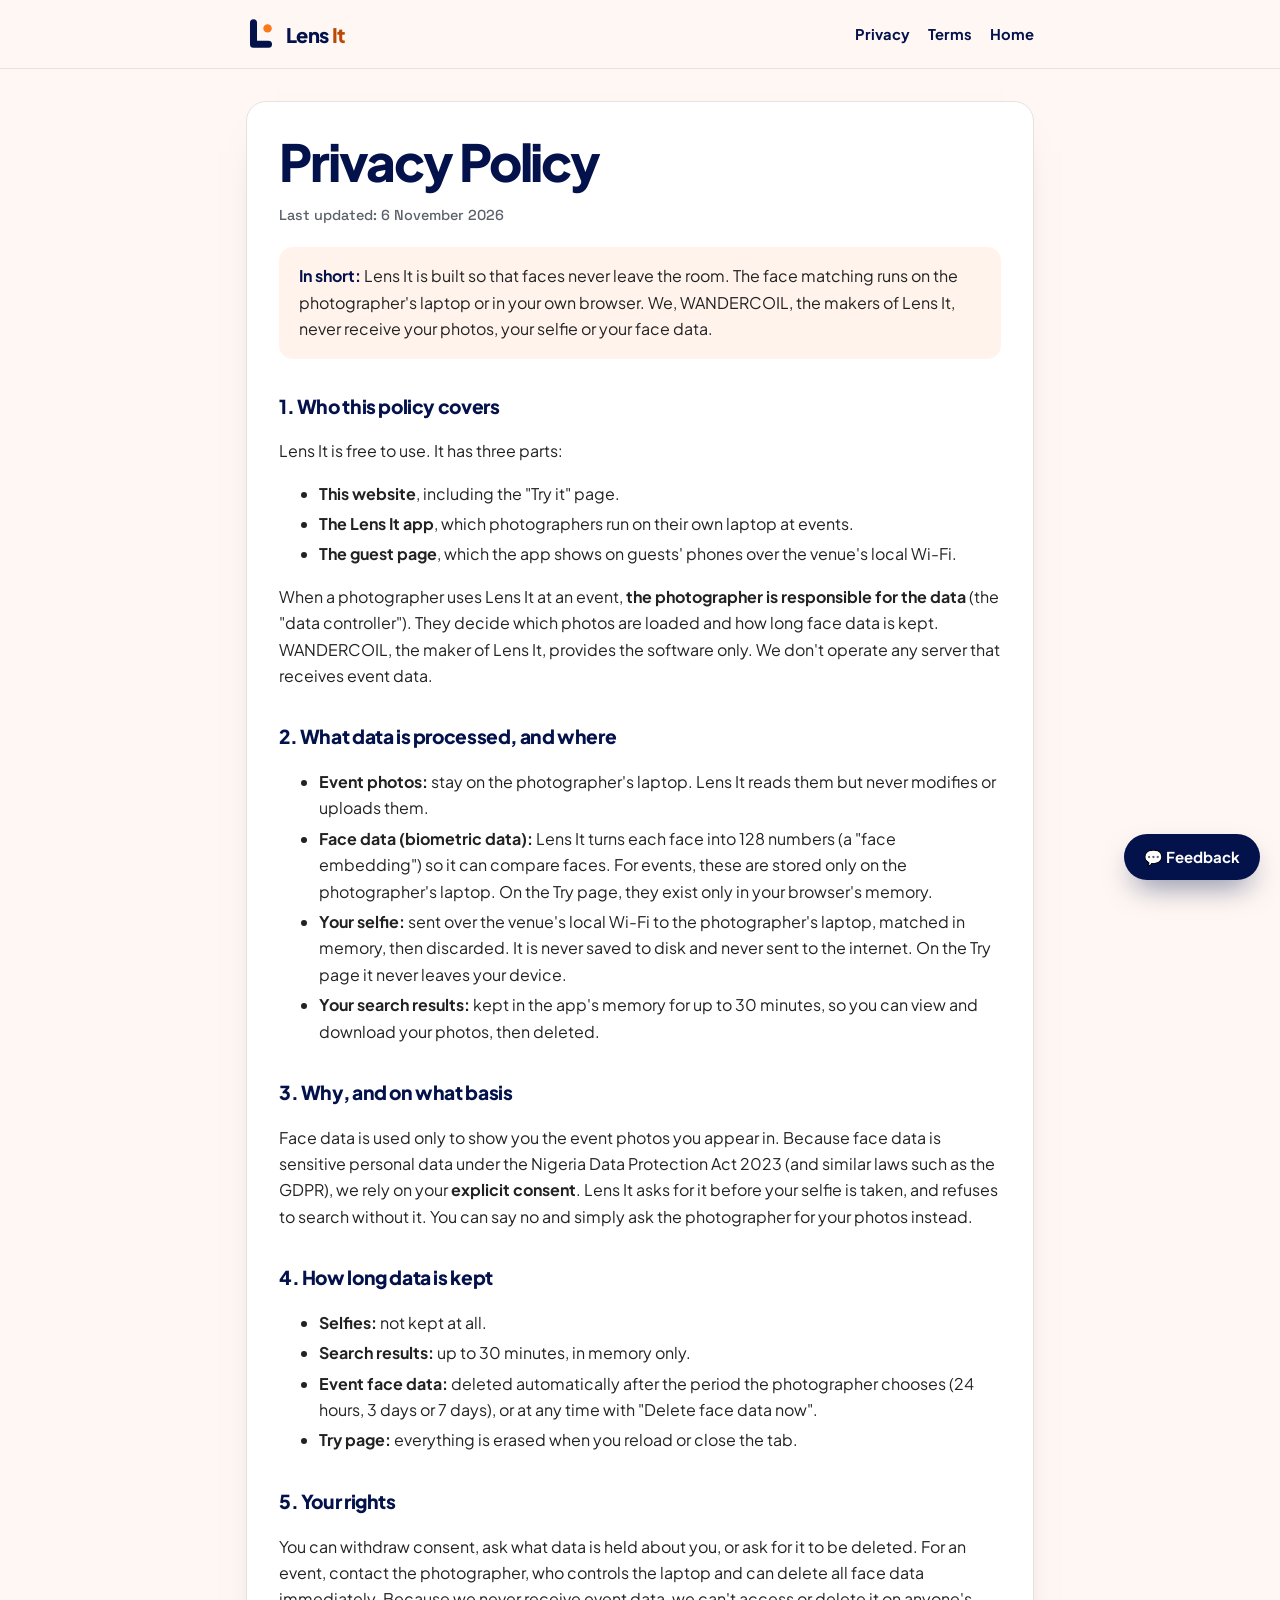
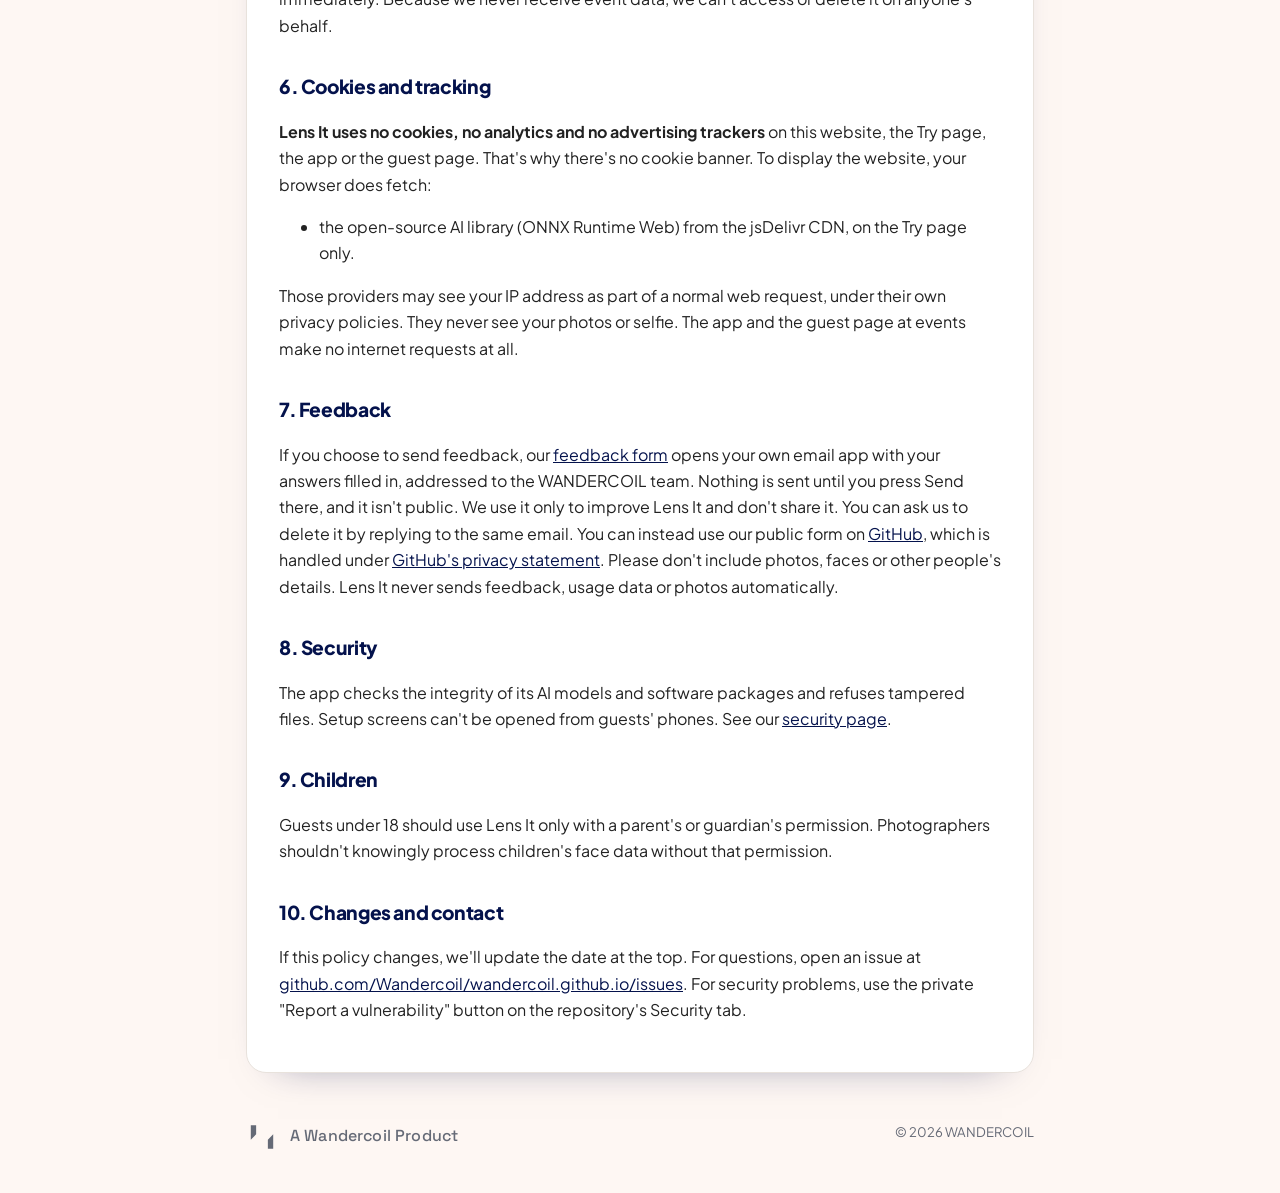
<file: lensit/privacy.html>
<!doctype html>
<html lang="en">
<head>
<meta charset="utf-8">
<meta name="viewport" content="width=device-width,initial-scale=1">
<link rel="stylesheet" href="fonts.css">
<link rel="icon" href="logo-badge.svg" type="image/svg+xml">
<link rel="icon" href="favicon-32.png" sizes="32x32" type="image/png">
<link rel="apple-touch-icon" href="apple-touch-icon.png">
<title>Privacy Policy · Lens It</title>
<link rel="canonical" href="https://wandercoil.github.io/lensit/privacy">
<meta name="description" content="How Lens It and the Wandercoil website handle personal data, including face data at events.">
<link rel="stylesheet" href="legal.css">
</head>
<body>
<header><div class="wrap"><a class="logo" href="./"><img class="mark" src="logo.svg" alt="" width="30" height="30"><span class="wmark">Lens<span> It</span></span></a><nav><a href="privacy">Privacy</a><a href="terms">Terms</a><a href="./">Home</a></nav></div></header>
<div class="wrap"><main>
<h1>Privacy Policy</h1>
<p class="meta">Last updated: 6 November 2026</p>

<div class="tldr"><b>In short:</b> Lens It is built so that faces never leave the room. The face matching runs on the photographer's laptop or in your own browser. We, WANDERCOIL, the makers of Lens It, never receive your photos, your selfie or your face data.</div>

<h2>1. Who this policy covers</h2>
<p>Lens It is free to use. It has three parts:</p>
<ul>
<li><b>This website</b>, including the "Try it" page.</li>
<li><b>The Lens It app</b>, which photographers run on their own laptop at events.</li>
<li><b>The guest page</b>, which the app shows on guests' phones over the venue's local Wi-Fi.</li>
</ul>
<p>When a photographer uses Lens It at an event, <b>the photographer is responsible for the data</b> (the "data controller"). They decide which photos are loaded and how long face data is kept. WANDERCOIL, the maker of Lens It, provides the software only. We don't operate any server that receives event data.</p>

<h2>2. What data is processed, and where</h2>
<ul>
<li><b>Event photos:</b> stay on the photographer's laptop. Lens It reads them but never modifies or uploads them.</li>
<li><b>Face data (biometric data):</b> Lens It turns each face into 128 numbers (a "face embedding") so it can compare faces. For events, these are stored only on the photographer's laptop. On the Try page, they exist only in your browser's memory.</li>
<li><b>Your selfie:</b> sent over the venue's local Wi-Fi to the photographer's laptop, matched in memory, then discarded. It is never saved to disk and never sent to the internet. On the Try page it never leaves your device.</li>
<li><b>Your search results:</b> kept in the app's memory for up to 30 minutes, so you can view and download your photos, then deleted.</li>
</ul>

<h2>3. Why, and on what basis</h2>
<p>Face data is used only to show you the event photos you appear in. Because face data is sensitive personal data under the Nigeria Data Protection Act 2023 (and similar laws such as the GDPR), we rely on your <b>explicit consent</b>. Lens It asks for it before your selfie is taken, and refuses to search without it. You can say no and simply ask the photographer for your photos instead.</p>

<h2>4. How long data is kept</h2>
<ul>
<li><b>Selfies:</b> not kept at all.</li>
<li><b>Search results:</b> up to 30 minutes, in memory only.</li>
<li><b>Event face data:</b> deleted automatically after the period the photographer chooses (24 hours, 3 days or 7 days), or at any time with "Delete face data now".</li>
<li><b>Try page:</b> everything is erased when you reload or close the tab.</li>
</ul>

<h2>5. Your rights</h2>
<p>You can withdraw consent, ask what data is held about you, or ask for it to be deleted. For an event, contact the photographer, who controls the laptop and can delete all face data immediately. Because we never receive event data, we can't access or delete it on anyone's behalf.</p>

<h2 id="cookies">6. Cookies and tracking</h2>
<p><b>Lens It uses no cookies, no analytics and no advertising trackers</b> on this website, the Try page, the app or the guest page. That's why there's no cookie banner. To display the website, your browser does fetch:</p>
<ul>
<li>the open-source AI library (ONNX Runtime Web) from the jsDelivr CDN, on the Try page only.</li>
</ul>
<p>Those providers may see your IP address as part of a normal web request, under their own privacy policies. They never see your photos or selfie. The app and the guest page at events make no internet requests at all.</p>

<h2 id="feedback">7. Feedback</h2>
<p>If you choose to send feedback, our <a href="/contact?topic=Feedback" data-feedback>feedback form</a> opens your own email app with your answers filled in, addressed to the WANDERCOIL team. Nothing is sent until you press Send there, and it isn't public. We use it only to improve Lens It and don't share it. You can ask us to delete it by replying to the same email. You can instead use our public form on <a href="https://github.com/Wandercoil/wandercoil.github.io/issues/new?template=feedback.yml">GitHub</a>, which is handled under <a href="https://docs.github.com/site-policy/privacy-policies/github-general-privacy-statement">GitHub's privacy statement</a>. Please don't include photos, faces or other people's details. Lens It never sends feedback, usage data or photos automatically.</p>

<h2>8. Security</h2>
<p>The app checks the integrity of its AI models and software packages and refuses tampered files. Setup screens can't be opened from guests' phones. See our <a href="/security">security page</a>.</p>

<h2>9. Children</h2>
<p>Guests under 18 should use Lens It only with a parent's or guardian's permission. Photographers shouldn't knowingly process children's face data without that permission.</p>

<h2>10. Changes and contact</h2>
<p>If this policy changes, we'll update the date at the top. For questions, open an issue at <a href="https://github.com/Wandercoil/wandercoil.github.io/issues">github.com/Wandercoil/wandercoil.github.io/issues</a>. For security problems, use the private "Report a vulnerability" button on the repository's Security tab.</p>
</main></div>
<footer class="legal"><a class="wc" href="/" title="Lens It is a WANDERCOIL product"><svg class="wc-mark" viewBox="0 0 120 120" aria-hidden="true"><path d="M18,16 L38,16 L38,50 L18,70 Z M102,104 L82,104 L82,70 L102,50 Z" fill="currentColor"/></svg><span>A Wandercoil Product</span></a><span>© 2026 WANDERCOIL</span></footer>
<script src="feedback.js" defer></script>
</body>
</html>
</file>
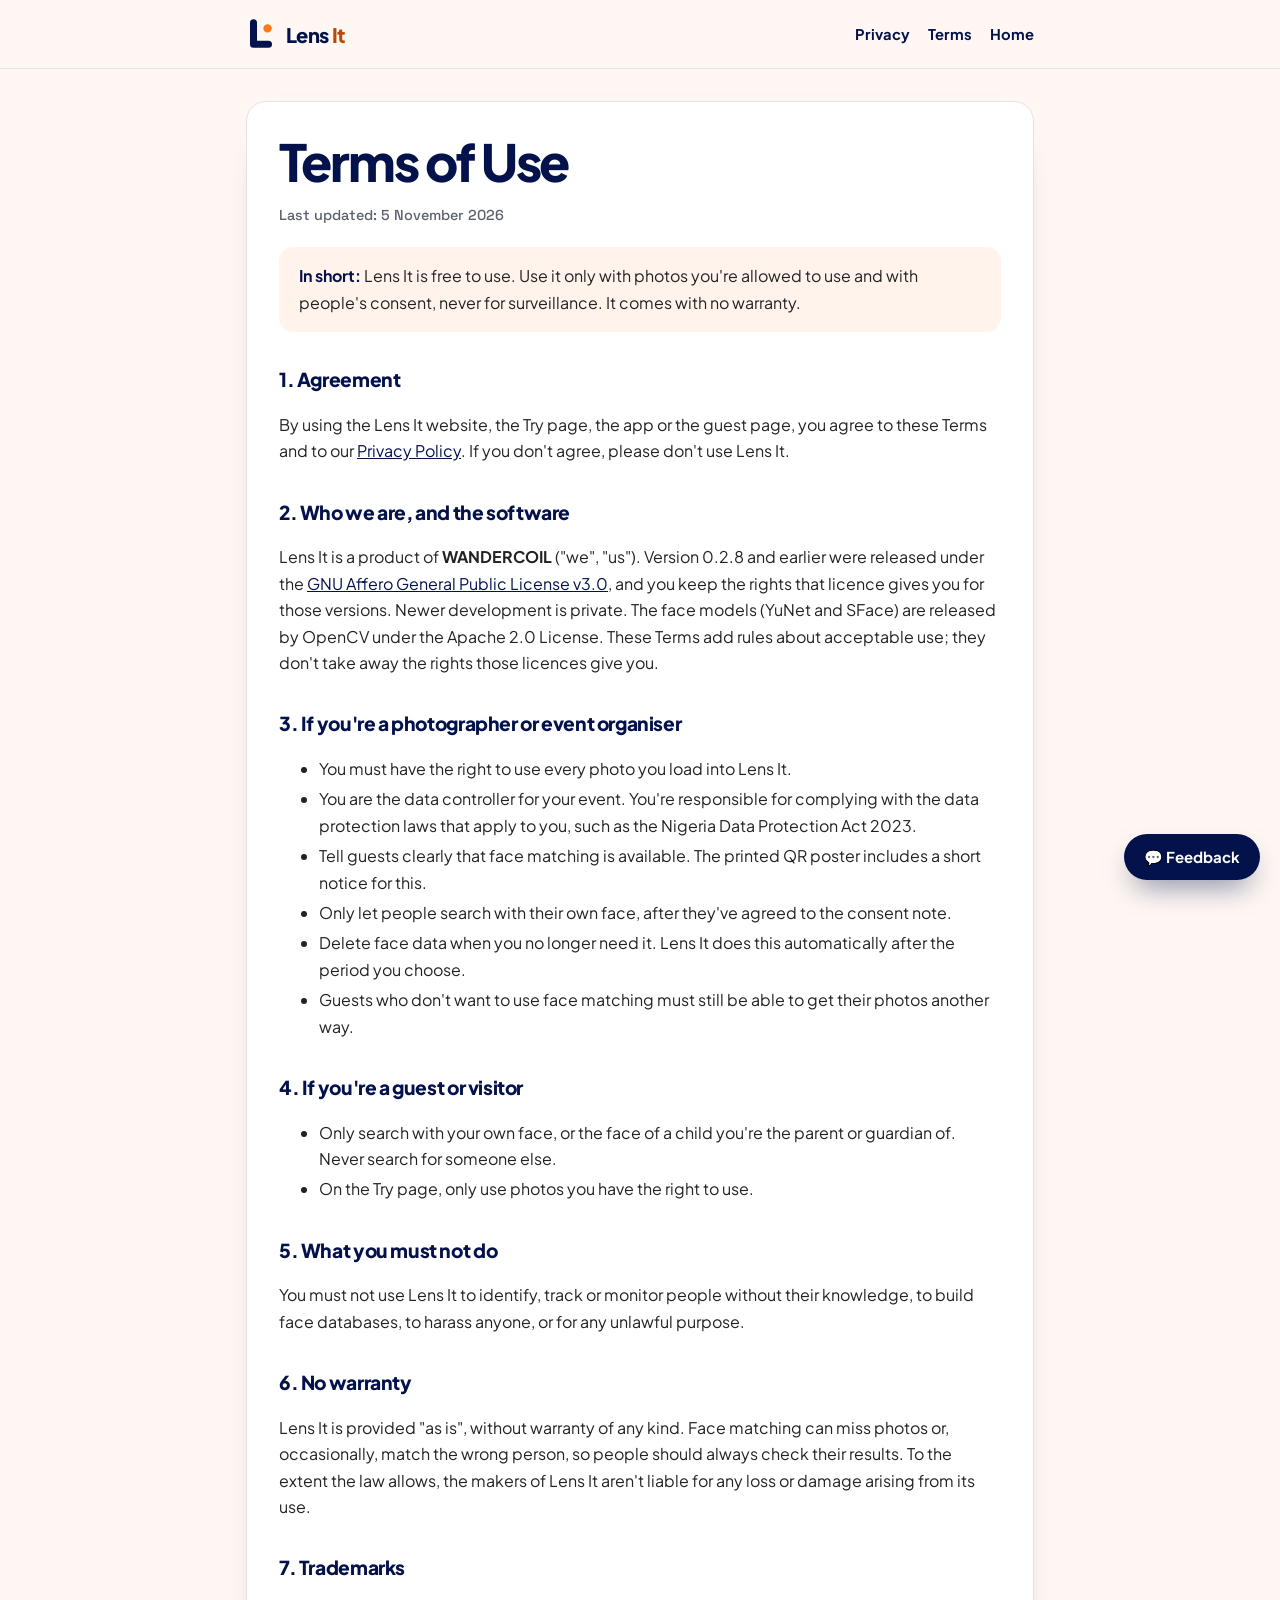
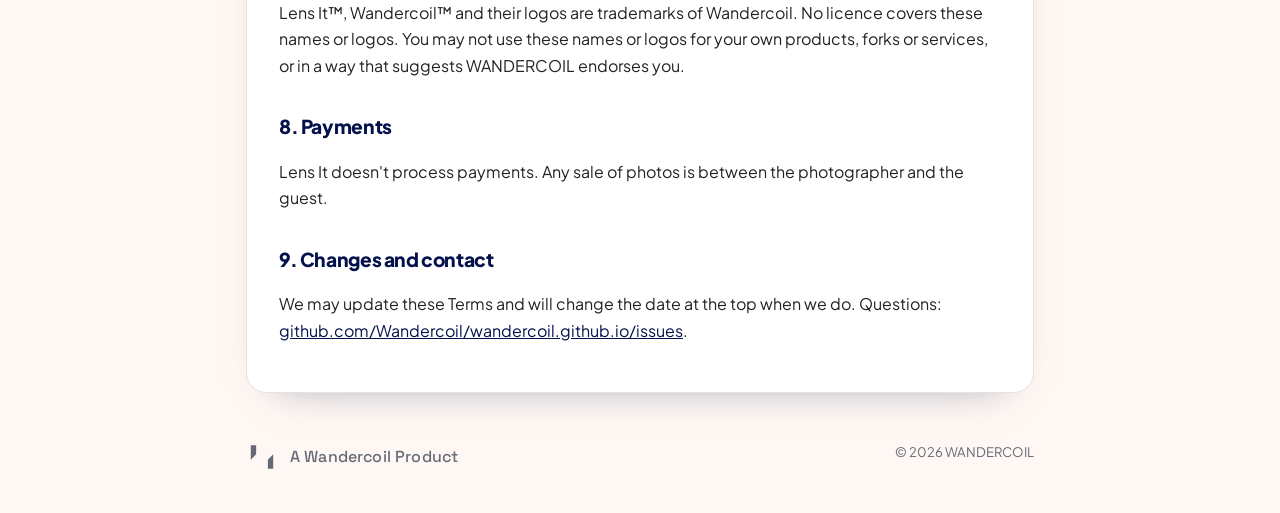
<file: lensit/terms.html>
<!doctype html>
<html lang="en">
<head>
<meta charset="utf-8">
<meta name="viewport" content="width=device-width,initial-scale=1">
<link rel="stylesheet" href="fonts.css">
<link rel="icon" href="logo-badge.svg" type="image/svg+xml">
<link rel="icon" href="favicon-32.png" sizes="32x32" type="image/png">
<link rel="apple-touch-icon" href="apple-touch-icon.png">
<title>Terms of Use · Lens It</title>
<link rel="canonical" href="https://wandercoil.github.io/lensit/terms">
<meta name="description" content="Terms of use for Lens It, the offline event photo finder by Wandercoil.">
<link rel="stylesheet" href="legal.css">
</head>
<body>
<header><div class="wrap"><a class="logo" href="./"><img class="mark" src="logo.svg" alt="" width="30" height="30"><span class="wmark">Lens<span> It</span></span></a><nav><a href="privacy">Privacy</a><a href="terms">Terms</a><a href="./">Home</a></nav></div></header>
<div class="wrap"><main>
<h1>Terms of Use</h1>
<p class="meta">Last updated: 5 November 2026</p>

<div class="tldr"><b>In short:</b> Lens It is free to use. Use it only with photos you're allowed to use and with people's consent, never for surveillance. It comes with no warranty.</div>

<h2>1. Agreement</h2>
<p>By using the Lens It website, the Try page, the app or the guest page, you agree to these Terms and to our <a href="privacy">Privacy Policy</a>. If you don't agree, please don't use Lens It.</p>

<h2>2. Who we are, and the software</h2>
<p>Lens It is a product of <b>WANDERCOIL</b> ("we", "us"). Version 0.2.8 and earlier were released under the <a href="https://github.com/Wandercoil/wandercoil.github.io/blob/main/LICENSE">GNU Affero General Public License v3.0</a>, and you keep the rights that licence gives you for those versions. Newer development is private. The face models (YuNet and SFace) are released by OpenCV under the Apache 2.0 License. These Terms add rules about acceptable use; they don't take away the rights those licences give you.</p>

<h2>3. If you're a photographer or event organiser</h2>
<ul>
<li>You must have the right to use every photo you load into Lens It.</li>
<li>You are the data controller for your event. You're responsible for complying with the data protection laws that apply to you, such as the Nigeria Data Protection Act 2023.</li>
<li>Tell guests clearly that face matching is available. The printed QR poster includes a short notice for this.</li>
<li>Only let people search with their own face, after they've agreed to the consent note.</li>
<li>Delete face data when you no longer need it. Lens It does this automatically after the period you choose.</li>
<li>Guests who don't want to use face matching must still be able to get their photos another way.</li>
</ul>

<h2>4. If you're a guest or visitor</h2>
<ul>
<li>Only search with your own face, or the face of a child you're the parent or guardian of. Never search for someone else.</li>
<li>On the Try page, only use photos you have the right to use.</li>
</ul>

<h2>5. What you must not do</h2>
<p>You must not use Lens It to identify, track or monitor people without their knowledge, to build face databases, to harass anyone, or for any unlawful purpose.</p>

<h2>6. No warranty</h2>
<p>Lens It is provided "as is", without warranty of any kind. Face matching can miss photos or, occasionally, match the wrong person, so people should always check their results. To the extent the law allows, the makers of Lens It aren't liable for any loss or damage arising from its use.</p>

<h2>7. Trademarks</h2>
<p>Lens It™, Wandercoil™ and their logos are trademarks of Wandercoil. No licence covers these names or logos. You may not use these names or logos for your own products, forks or services, or in a way that suggests WANDERCOIL endorses you.</p>

<h2>8. Payments</h2>
<p>Lens It doesn't process payments. Any sale of photos is between the photographer and the guest.</p>

<h2>9. Changes and contact</h2>
<p>We may update these Terms and will change the date at the top when we do. Questions: <a href="https://github.com/Wandercoil/wandercoil.github.io/issues">github.com/Wandercoil/wandercoil.github.io/issues</a>.</p>
</main></div>
<footer class="legal"><a class="wc" href="/" title="Lens It is a WANDERCOIL product"><svg class="wc-mark" viewBox="0 0 120 120" aria-hidden="true"><path d="M18,16 L38,16 L38,50 L18,70 Z M102,104 L82,104 L82,70 L102,50 Z" fill="currentColor"/></svg><span>A Wandercoil Product</span></a><span>© 2026 WANDERCOIL</span></footer>
<script src="feedback.js" defer></script>
</body>
</html>
</file>
<file: assets/site.css>
@font-face{font-family:"Space Grotesk";font-weight:300 700;font-display:swap;src:url(fonts/space-grotesk-var.woff2) format("woff2")}
@font-face{font-family:"Plus Jakarta Sans";font-weight:400 500;font-display:swap;src:url(fonts/pjs-400.woff2) format("woff2")}
@font-face{font-family:"Plus Jakarta Sans";font-weight:600 700;font-display:swap;src:url(fonts/pjs-700.woff2) format("woff2")}

:root{
  --bone:#f7f5f0; --bone-2:#efece5; --plate:#e9e6df; --ink:#17181a; --ink-2:#2b2c2f; --grey:#5e6066; --rule:#d6d2c9; --guide:#8fb1d6; --slate:#4c6782;
  --copper:#c4621d; --lens:#04124c;
  --head:"Space Grotesk",system-ui,sans-serif; --body:"Plus Jakarta Sans",system-ui,sans-serif;
  --ease:cubic-bezier(.22,1,.36,1);
}
*{box-sizing:border-box}
html{scroll-behavior:smooth;-webkit-text-size-adjust:100%;overflow-x:clip}
body{margin:0;background:var(--bone);color:var(--ink);font:400 17px/1.6 var(--body);-webkit-font-smoothing:antialiased}
a{color:inherit}
img,svg{display:block;max-width:100%}
.wrap{width:min(1240px,100% - 40px);margin-inline:auto}
.skip{position:absolute;left:-999px;top:12px;z-index:200;background:#fff;padding:10px 14px}.skip:focus{left:16px}
:focus-visible{outline:2px solid var(--ink);outline-offset:3px}
.label{font:500 .74rem/1.2 var(--head);letter-spacing:.18em;text-transform:uppercase;color:var(--slate)}
.on-ink .label{color:#8ea7c0}
h2{font:500 clamp(2.2rem,4.6vw,4rem)/1.02 var(--head);letter-spacing:-.035em;margin:16px 0 0}
.btn{display:inline-flex;align-items:center;justify-content:center;gap:12px;min-height:52px;padding:0 24px;font:500 .95rem var(--head);letter-spacing:.01em;text-decoration:none;border:1px solid var(--ink);transition:background .25s,color .25s}
.btn .arr{transition:transform .3s var(--ease)}.btn:hover .arr{transform:translateX(4px)}
.btn.fill{background:var(--ink);color:var(--bone)}.btn.fill:hover{background:var(--ink-2)}
.btn.line:hover{background:var(--ink);color:var(--bone)}
.on-ink .btn{border-color:var(--bone)}.on-ink .btn.fill{background:var(--bone);color:var(--ink)}.on-ink .btn.line{color:var(--bone)}.on-ink .btn.line:hover{background:var(--bone);color:var(--ink)}
.actions{display:flex;flex-wrap:wrap;gap:12px}

/* registration marks, as in the identity document */
.reg{position:relative}
.reg::before,.reg::after,.reg > .r1,.reg > .r2{content:"";position:absolute;width:13px;height:13px;pointer-events:none;
  background:linear-gradient(currentColor,currentColor) center/1px 100% no-repeat,linear-gradient(currentColor,currentColor) center/100% 1px no-repeat;color:#7c7f86}
.reg::before{left:-7px;top:-7px}.reg::after{right:-7px;top:-7px}.reg > .r1{left:-7px;bottom:-7px}.reg > .r2{right:-7px;bottom:-7px}

/* header */
.top{position:fixed;inset:0 0 auto;z-index:50;background:rgba(247,245,240,.86);backdrop-filter:blur(14px);-webkit-backdrop-filter:blur(14px);border-bottom:1px solid transparent;transition:border-color .3s}
.top.lined{border-color:var(--rule)}
.top .wrap{display:flex;align-items:center;justify-content:space-between;height:72px;gap:16px}
.brand img{height:32px;width:auto}
.menu{display:flex;align-items:center;gap:2px;list-style:none;margin:0;padding:0}
.menu a{display:inline-flex;align-items:center;min-height:44px;padding:0 14px;text-decoration:none;font:500 .82rem var(--head);letter-spacing:.12em;text-transform:uppercase;color:var(--grey);transition:color .2s}
.menu a:hover{color:var(--ink)}
.menu .cta{border:1px solid var(--ink);color:var(--ink);margin-left:10px}
.menu .cta:hover{background:var(--ink);color:var(--bone)}
@media (max-width:820px){.menu li.opt{display:none}.brand img{height:32px}}

/* hero */
.hero{min-height:100svh;display:flex;flex-direction:column;justify-content:center;padding:118px 0 0}
.hero .wrap{display:grid;grid-template-columns:minmax(0,1.05fr) minmax(0,.95fr);gap:56px;align-items:center}
h1{font:500 clamp(3rem,7vw,6.6rem)/.95 var(--head);letter-spacing:-.05em;margin:22px 0 26px}
h1 .row{display:block;overflow:hidden;padding-bottom:.04em}
h1 .row > span{display:inline-block;transform:translateY(105%);animation:rise 1s var(--ease) forwards}
h1 .row:nth-child(2) > span{animation-delay:.08s}h1 .row:nth-child(3) > span{animation-delay:.16s}
h1 .quiet{color:#9a9890}
@keyframes rise{to{transform:none}}
.hero .lead{font-size:clamp(1.05rem,1.4vw,1.2rem);color:var(--grey);max-width:44ch;margin:0 0 34px;opacity:0;animation:fade .9s .45s var(--ease) forwards}
.hero .actions{opacity:0;animation:fade .9s .6s var(--ease) forwards}
@keyframes fade{from{opacity:0;transform:translateY(12px)}to{opacity:1;transform:none}}
.plate{background:var(--plate);aspect-ratio:1.05;display:grid;place-items:center;border:1px solid #d9d5cc}
.plate svg{width:72%;height:auto;overflow:visible}
.guide{stroke:var(--guide);stroke-width:.6;fill:none}
.trace{stroke:var(--ink);stroke-width:1.4;fill:none;stroke-linecap:round}
.beam{fill:var(--ink)}
.plate .cap{position:absolute;left:16px;bottom:14px;font:500 .68rem var(--head);letter-spacing:.18em;text-transform:uppercase;color:var(--slate)}
.plate .cap.r{left:auto;right:16px}
.facts{margin-top:clamp(48px,7vw,96px);border-top:1px solid var(--rule)}
.facts .wrap{display:grid;grid-template-columns:repeat(4,1fr)}
.facts div{padding:22px 22px 28px 0;border-right:1px solid var(--rule)}
.facts div + div{padding-left:22px}.facts div:last-child{border-right:0}
.facts b{display:block;font:500 1.6rem/1.1 var(--head);letter-spacing:-.03em}
.facts span{font-size:.86rem;color:var(--grey)}
@media (max-width:940px){
  .hero{min-height:auto;padding-top:100px}
  .hero .wrap{grid-template-columns:1fr;gap:34px}
  .plate{order:-1;aspect-ratio:1.6}
  .plate svg{width:42%}
  .facts .wrap{grid-template-columns:1fr 1fr}
  .facts div,.facts div + div{padding:18px 12px 18px 0;border-right:0;border-bottom:1px solid var(--rule)}
  .facts div:nth-child(odd){border-right:1px solid var(--rule)}.facts div:nth-child(even){padding-left:16px}
}

/* sections */
.pad{padding:clamp(88px,11vw,140px) 0}
.head{display:grid;grid-template-columns:1fr 1fr;gap:40px;align-items:end;margin-bottom:56px}
.head p{color:var(--grey);font-size:1.08rem;margin:0;max-width:46ch;justify-self:end}
.on-ink .head p{color:#a7a9ad}
@media (max-width:860px){.head{grid-template-columns:1fr;gap:14px;margin-bottom:36px}.head p{justify-self:start}}

/* divisions */
.divs{display:grid;grid-template-columns:1fr 1fr;gap:28px}
.div{display:flex;flex-direction:column;min-height:620px;border:1px solid var(--rule);background:var(--bone)}
.div .meta{display:flex;justify-content:space-between;align-items:center;gap:12px;flex-wrap:wrap;padding:18px 22px;border-bottom:1px solid var(--rule)}
.stat{display:inline-flex;align-items:center;gap:8px;font:500 .72rem var(--head);letter-spacing:.14em;text-transform:uppercase}
.stat::before{content:"";width:7px;height:7px;background:currentColor}
.stat.live{color:#16794a}.stat.dev{color:#9a4511}
.div .art{flex:1;display:grid;place-items:center;position:relative;overflow:hidden;min-height:300px}
.div .info{padding:26px 22px 26px;border-top:1px solid var(--rule)}
.div h3{font:500 clamp(1.8rem,2.6vw,2.4rem)/1.05 var(--head);letter-spacing:-.035em;margin:0 0 4px}
.div .sub{font:500 .74rem var(--head);letter-spacing:.16em;text-transform:uppercase;color:var(--grey);margin:0 0 14px}
.div p{margin:0 0 20px;color:var(--grey);max-width:46ch}
.accent{width:28px;height:3px;margin-bottom:16px}
/* games: copper accent, interrogation-noir art */
.games .art{background:#0e0f11;color:#e9e6df}
.games .art .spot{position:absolute;width:420px;height:420px;border-radius:50%;background:radial-gradient(closest-side,rgba(196,98,29,.28),transparent);top:-120px;left:50%;translate:-50% 0}
.casefile{position:relative;width:min(78%,360px);border:1px solid #33353a;padding:22px 22px 18px;font:500 .78rem/1.5 var(--head);letter-spacing:.06em;color:#bdb9b0;background:rgba(255,255,255,.02)}
.casefile b{display:block;font:500 1.4rem/1.15 var(--head);letter-spacing:-.02em;color:#fff;margin:6px 0 14px;text-transform:none}
.casefile .ln{height:8px;background:#2a2c31;margin:8px 0}.casefile .ln.s{width:62%}.casefile .ln.flag{background:linear-gradient(90deg,#2a2c31 0 40%,var(--copper) 40% 72%,#2a2c31 72%)}
.casefile .k{color:var(--copper)}
/* technology: Lens It in its own colours */
.tech .art{background:var(--lens)}
.tech .art .glow{position:absolute;inset:auto -20% -50% -20%;height:110%;background:radial-gradient(closest-side,rgba(248,122,27,.32),transparent)}
.phone{position:relative;align-self:end;width:min(250px,64%);border-radius:36px 36px 0 0;padding:10px 10px 0;background:#070b22;box-shadow:inset 0 0 0 1.5px rgba(255,255,255,.12);height:300px;overflow:hidden;margin-top:40px;transform:translateY(var(--lift,26px));transition:transform .1s linear}
.phone img{width:100%;height:auto;border-radius:27px 27px 0 0}
.tech small{position:absolute;right:12px;bottom:10px;font:500 .66rem var(--head);letter-spacing:.06em;color:#fff;background:rgba(0,0,0,.6);padding:4px 9px}
.lensname{display:flex;align-items:center;gap:12px}
.lensname svg{width:30px;height:30px}
.more{margin-top:28px;border:1px dashed #c4bfb4;padding:22px;display:flex;flex-wrap:wrap;justify-content:space-between;align-items:center;gap:12px}
.more p{margin:0;color:var(--grey)}
.more .label{color:var(--grey)}
@media (max-width:900px){.divs{grid-template-columns:1fr}.div{min-height:0}.div .art{min-height:280px}}

/* statement */
.ink{background:var(--ink);color:var(--bone)}
.statement{display:grid;grid-template-columns:auto 1fr;gap:clamp(30px,6vw,90px);align-items:start}
.statement .bigmark{width:clamp(80px,12vw,150px)}
.statement p.big{font:500 clamp(1.9rem,3.8vw,3.3rem)/1.12 var(--head);letter-spacing:-.035em;margin:18px 0 0;max-width:24ch}
.statement .w{color:#4a4c51;transition:color .35s}.statement .w.on{color:var(--bone)}
.mv{display:grid;grid-template-columns:1fr 1fr;gap:0;margin-top:56px;border-top:1px solid #2f3135}
.mv div{padding:26px 26px 0 0}.mv div + div{padding-left:26px;border-left:1px solid #2f3135}
.mv p{margin:10px 0 0;color:#cfccc5;font-size:1.06rem}
@media (max-width:760px){.statement{grid-template-columns:1fr}.mv{grid-template-columns:1fr}.mv div + div{padding-left:0;border-left:0;border-top:1px solid #2f3135;margin-top:22px}}

/* approach */
.rules{list-style:none;margin:0;padding:0;display:grid;grid-template-columns:repeat(3,1fr);border-top:1px solid var(--ink)}
.rule{padding:26px 26px 0 0}.rule + .rule{padding-left:26px;border-left:1px solid var(--rule)}
.rule .n{font:500 .78rem var(--head);letter-spacing:.18em;color:var(--slate)}
.rule h3{font:500 1.5rem/1.15 var(--head);letter-spacing:-.03em;margin:16px 0 10px}
.rule p{margin:0;color:var(--grey)}
@media (max-width:860px){.rules{grid-template-columns:1fr}.rule,.rule + .rule{padding:24px 0;border-left:0;border-bottom:1px solid var(--rule)}}

/* news */
.news{border-top:1px solid var(--ink)}
.item{display:grid;grid-template-columns:150px 1fr auto;gap:24px;align-items:center;padding:24px 0;border-bottom:1px solid var(--rule);text-decoration:none}
.item time{font:500 .76rem var(--head);letter-spacing:.14em;text-transform:uppercase;color:var(--slate)}
.item h3{margin:0;font:500 1.35rem/1.25 var(--head);letter-spacing:-.025em}
.item p{margin:4px 0 0;color:var(--grey);font-size:.95rem}
.item .go{font:500 1.2rem var(--head);transition:transform .3s var(--ease)}
.item:hover .go{transform:translateX(6px)}
.item:hover h3{text-decoration:underline;text-underline-offset:4px;text-decoration-thickness:1px}
@media (max-width:700px){.item{grid-template-columns:1fr auto;gap:6px 16px}.item time{grid-column:1/-1}}

/* contact */
.contact{display:grid;grid-template-columns:1fr 1fr;gap:28px;align-items:start}
.contact p{color:var(--grey);margin:18px 0 28px;max-width:40ch}
.routes{border-top:1px solid var(--ink)}
.routes a{display:grid;grid-template-columns:1fr auto;gap:4px 16px;padding:20px 0;border-bottom:1px solid var(--rule);text-decoration:none;align-items:center}
.routes b{font:500 1.15rem var(--head);letter-spacing:-.02em}
.routes span{font-size:.9rem;color:var(--grey);grid-column:1}
.routes i{font-style:normal;grid-row:1/3;grid-column:2;transition:transform .3s var(--ease)}
.routes a:hover i{transform:translateX(6px)}
@media (max-width:860px){.contact{grid-template-columns:1fr}}

/* footer */
footer{background:var(--ink);color:#a7a9ad;padding:72px 0 30px}
.fgrid{display:grid;grid-template-columns:1.5fr repeat(3,1fr);gap:30px;padding-bottom:56px}
.fgrid img{height:24px;width:auto}
.fgrid .about p{margin:18px 0 0;max-width:36ch;font-size:.94rem}
.fgrid .fh{margin:0 0 14px;font:500 .72rem var(--head);letter-spacing:.18em;text-transform:uppercase;color:#7f8288}
.fgrid ul{list-style:none;margin:0;padding:0}
.fgrid a{text-decoration:none;color:#d8d6d0;display:inline-flex;min-height:36px;align-items:center}.fgrid a:hover{color:#fff}
.legal{display:flex;flex-wrap:wrap;justify-content:space-between;gap:12px;border-top:1px solid #2f3135;padding-top:22px;font-size:.85rem}
.legal a{text-decoration:none}
@media (max-width:820px){.fgrid{grid-template-columns:1fr 1fr}.fgrid .about{grid-column:1/-1}}

/* reveal */
.js .rv{opacity:0;transform:translateY(26px);transition:opacity .9s var(--ease),transform .9s var(--ease)}
.js .rv.in{opacity:1;transform:none}
.js .rv.d1{transition-delay:.08s}.js .rv.d2{transition-delay:.16s}
@media (prefers-reduced-motion:reduce){
  *,*::before,*::after{animation:none!important;transition:none!important;scroll-behavior:auto!important}
  h1 .row > span{transform:none}.hero .lead,.hero .actions{opacity:1}
  .js .rv{opacity:1;transform:none}.phone{transform:none}
}
.page-first{padding-top:clamp(130px,14vw,180px)!important}
.menu a[aria-current]{color:var(--ink);box-shadow:inset 0 -1px 0 var(--ink)}
.label .num{display:inline-block;min-width:2.4em;color:var(--grey)}
.on-ink .label .num{color:#fff}
.sha{display:block;margin-top:10px;font:500 .8rem/1.5 var(--head);letter-spacing:.02em;word-break:break-all;background:var(--bone-2);padding:10px 12px;border:1px solid var(--rule)}
.relnotes{grid-template-columns:repeat(auto-fit,minmax(220px,1fr))}.relnotes .rule{border-left:0!important;padding-left:0!important;padding-right:26px}

.cform{border:1px solid var(--rule);background:#fff;padding:clamp(22px,3vw,34px)}
.cform fieldset{border:0;margin:0 0 22px;padding:0}
.cform legend{margin-bottom:12px}
.topics{display:flex;flex-wrap:wrap;gap:8px}
.topics label{cursor:pointer}
.topics input{position:absolute;opacity:0;pointer-events:none}
.topics span{display:inline-flex;align-items:center;min-height:44px;padding:0 16px;border:1px solid var(--rule);font:500 .9rem var(--head);transition:border-color .2s,background .2s,color .2s}
.topics input:checked + span{background:var(--ink);color:var(--bone);border-color:var(--ink)}
.topics input:focus-visible + span{outline:2px solid var(--ink);outline-offset:3px}
.field{display:block;margin-bottom:18px}
.field .label{display:block;margin-bottom:8px}
.field em{font-style:normal;text-transform:none;letter-spacing:0;color:var(--grey)}
.field input,.field textarea{width:100%;border:1px solid var(--rule);background:var(--bone);padding:13px 14px;font:400 1rem/1.5 var(--body);color:var(--ink);border-radius:0}
.field input:focus,.field textarea:focus{outline:2px solid var(--ink);outline-offset:0;border-color:var(--ink)}
.field textarea{resize:vertical;min-height:150px}
.cerr{color:#a3261b;margin:-6px 0 14px;font-size:.92rem}
.cnote{margin:16px 0 0;color:var(--grey);font-size:.86rem}
.routes.start{display:grid;grid-template-columns:repeat(5,1fr);column-gap:24px}@media (max-width:1100px){.routes.start{grid-template-columns:1fr 1fr}}@media (max-width:600px){.routes.start{grid-template-columns:1fr}}
h1.h2{font:500 clamp(2.2rem,4.6vw,4rem)/1.02 var(--head);letter-spacing:-.035em;margin:16px 0 0}
.totop,a.label{display:inline-flex;align-items:center;min-height:44px}
.div h2{font:500 clamp(1.8rem,2.6vw,2.4rem)/1.05 var(--head);letter-spacing:-.035em;margin:0 0 4px}
.item h2{margin:0;font:500 1.35rem/1.25 var(--head);letter-spacing:-.025em}
.rule h2{font:500 1.5rem/1.15 var(--head);letter-spacing:-.03em;margin:16px 0 10px}
.item:hover h2{text-decoration:underline;text-underline-offset:4px;text-decoration-thickness:1px}
</file>
<file: lensit/fonts.css>
@font-face{font-family:"Plus Jakarta Sans";font-weight:400 500;font-display:swap;src:url(fonts/pjs-400.woff2) format("woff2")}
@font-face{font-family:"Plus Jakarta Sans";font-weight:600;font-display:swap;src:url(fonts/pjs-600.woff2) format("woff2")}
@font-face{font-family:"Plus Jakarta Sans";font-weight:700;font-display:swap;src:url(fonts/pjs-700.woff2) format("woff2")}
@font-face{font-family:"Plus Jakarta Sans";font-weight:800;font-display:swap;src:url(fonts/pjs-800.woff2) format("woff2")}
@font-face{font-family:"Space Grotesk";font-weight:500 700;font-display:swap;src:url(fonts/spacegrotesk-500.woff2) format("woff2")}
</file>
<file: lensit/legal.css>
:root{--navy:#04124c;--orange:#b84a06;--orange-bright:#f87a1b;--orange-wash:#fff3ec;--cream:#fef7f3;--ink:#222;--muted:#5b606b;--line:#e4e5e8;--white:#fff}
*{box-sizing:border-box}
body{margin:0;font-family:"Plus Jakarta Sans",ui-sans-serif,system-ui,sans-serif;background:var(--cream);color:var(--ink);line-height:1.65}
header{background:var(--white);border-bottom:1px solid var(--line)}
header .wrap{display:flex;align-items:center;justify-content:space-between;height:64px}
.wrap{max-width:820px;margin:auto;padding:0 16px}
.logo{font-weight:800;font-size:1.25rem;color:var(--navy);text-decoration:none;letter-spacing:-.03em}
.logo .wmark span{color:var(--orange)}
header nav a{margin-left:18px;color:var(--muted);font-weight:600;text-decoration:none;font-size:.92rem}
main{background:var(--white);border:1px solid var(--line);border-radius:24px;padding:32px;margin:32px auto 48px}
h1{color:var(--navy);letter-spacing:-.03em;font-size:clamp(1.8rem,4vw,2.4rem);margin:0 0 4px}
h2{color:var(--navy);font-size:1.2rem;margin:32px 0 8px}
.meta{color:var(--muted);font-size:.9rem}
.tldr{background:var(--orange-wash);border-radius:18px;padding:16px 20px;margin:20px 0}
.tldr b{color:var(--navy)}
a{color:var(--navy)}
li{margin:4px 0}
@media (max-width:560px){main{padding:20px}header nav a{margin-left:10px}}
.logo{display:inline-flex;align-items:center;gap:10px}.logo .mark{width:30px;height:30px;flex:none}.logo .wmark span{color:var(--orange)}
.wc{display:inline-flex;align-items:center;gap:12px;color:inherit;text-decoration:none;font-family:"Space Grotesk",ui-sans-serif,system-ui,sans-serif;font-weight:500;font-size:1rem;letter-spacing:.01em}.wc:hover{opacity:.85}.wc .wc-mark{width:32px;height:32px;flex:none}
footer.legal{max-width:820px;margin:0 auto 40px;padding:0 16px;color:#656a76;font-size:.82rem;display:flex;justify-content:space-between;flex-wrap:wrap;gap:8px}

/* new site design */
body{font-weight:500}
header{position:sticky;top:0;z-index:20;background:rgba(254,247,243,.92);backdrop-filter:blur(12px);border-bottom:1px solid #e8e2dc}
header .wrap{height:68px}
header nav a{display:inline-flex;align-items:center;min-height:44px;color:var(--navy);font-weight:700}
main{border-color:#e8e2dc;border-radius:20px;box-shadow:0 18px 40px -32px rgba(4,18,76,.55)}
h1{font-weight:800;letter-spacing:-.04em;line-height:1.08;font-size:clamp(2.2rem,5vw,3.2rem)}
h2{letter-spacing:-.02em;font-weight:800}
.meta{font-family:"Space Grotesk",sans-serif}
.tldr{border-radius:14px}
</file>
